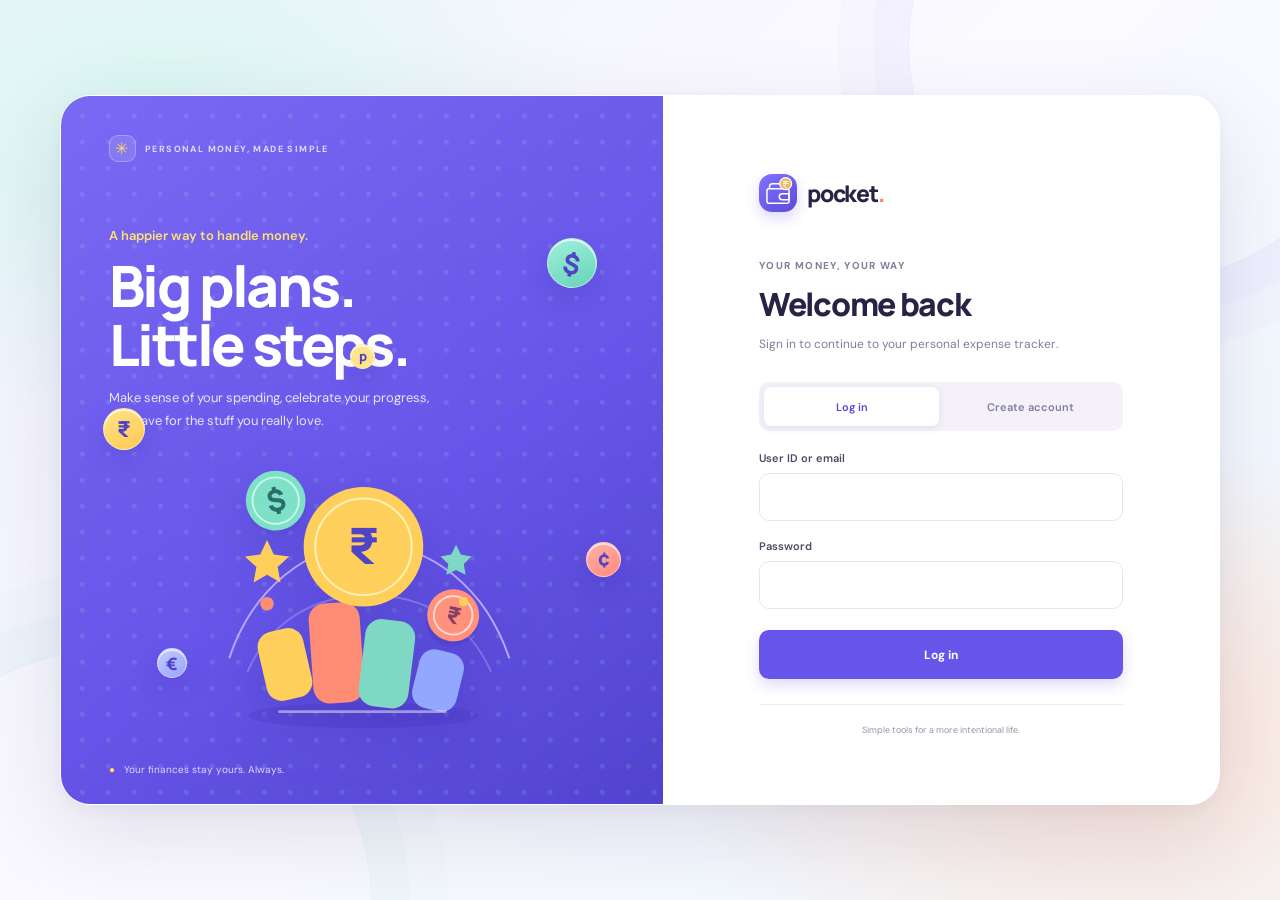
<file: index.html>
<!doctype html>
<html lang="en">
  <head>
    <meta charset="UTF-8" />
    <meta name="viewport" content="width=device-width, initial-scale=1.0" />
    <meta name="theme-color" content="#ffffff" />
    <title>Pocket — Expense & Budget Tracker</title>
    <link rel="preconnect" href="https://fonts.googleapis.com" />
    <link rel="preconnect" href="https://fonts.gstatic.com" crossorigin />
    <link href="https://fonts.googleapis.com/css2?family=DM+Sans:wght@400;500;600;700&family=Manrope:wght@400;500;600;700;800&display=swap" rel="stylesheet" />
    <link rel="stylesheet" href="styles.css?v=4" />
  </head>
  <body>
    <section class="auth-screen" id="auth-screen">
      <div class="auth-layout">
        <aside class="auth-story" aria-label="About Pocket">
          <span class="currency-float currency-float-dollar" aria-hidden="true">$</span>
          <span class="currency-float currency-float-rupee" aria-hidden="true">₹</span>
          <span class="currency-float currency-float-cent" aria-hidden="true">¢</span>
          <span class="currency-float currency-float-euro" aria-hidden="true">€</span>
          <span class="currency-float currency-float-paisa" aria-hidden="true">p</span>
          <div class="story-topline"><span class="story-spark">✳</span> PERSONAL MONEY, MADE SIMPLE</div>
          <div class="story-copy">
            <p class="story-kicker">A happier way to handle money.</p>
            <h2>Big plans.<br />Little steps.</h2>
            <p>Make sense of your spending, celebrate your progress, and save for the stuff you really love.</p>
          </div>
          <div class="story-illustration" aria-hidden="true">
            <svg class="story-art" viewBox="0 0 420 330" role="presentation">
              <ellipse cx="211" cy="294" rx="119" ry="13" fill="#382aa5" fill-opacity=".18" />
              <path d="M72 234c24-71 81-118 145-118s121 47 145 118" fill="none" stroke="#b5a8ff" stroke-linecap="round" stroke-width="2" />
              <path d="M91 248c21-48 66-79 126-79s105 31 126 79" fill="none" stroke="#ffffff" stroke-opacity=".22" stroke-linecap="round" stroke-width="2" />
              <rect x="98" y="211" width="48" height="73" rx="16" transform="rotate(-13 98 211)" fill="#ffcf5c" />
              <rect x="153" y="179" width="53" height="104" rx="17" transform="rotate(-4 153 179)" fill="#ff8c75" />
              <rect x="215" y="192" width="52" height="91" rx="17" transform="rotate(7 215 192)" fill="#7ed8c3" />
              <rect x="273" y="222" width="47" height="62" rx="16" transform="rotate(14 273 222)" fill="#93a7ff" />
              <circle cx="211" cy="119" r="62" fill="#ffcf5c" />
              <circle cx="211" cy="119" r="50" fill="none" stroke="#fff1b9" stroke-width="2" />
              <text x="211" y="137" fill="#5143c7" font-family="Manrope, sans-serif" font-size="52" font-weight="800" text-anchor="middle">₹</text>
              <g transform="rotate(-12 121 76)">
                <circle cx="121" cy="76" r="31" fill="#5947d0" fill-opacity=".35" />
                <circle cx="121" cy="71" r="31" fill="#7ee0c6" />
                <circle cx="121" cy="71" r="24" fill="none" stroke="#d7fff2" stroke-opacity=".8" stroke-width="2" />
                <text x="121" y="82" fill="#286e6c" font-family="Manrope, sans-serif" font-size="31" font-weight="800" text-anchor="middle">$</text>
              </g>
              <g transform="rotate(12 303 195)">
                <circle cx="303" cy="195" r="27" fill="#493ab8" fill-opacity=".35" />
                <circle cx="303" cy="190" r="27" fill="#ff917d" />
                <circle cx="303" cy="190" r="20" fill="none" stroke="#ffe2d8" stroke-opacity=".9" stroke-width="2" />
                <text x="303" y="199" fill="#853f65" font-family="Manrope, sans-serif" font-size="24" font-weight="800" text-anchor="middle">₹</text>
              </g>
              <path d="m111 112 7 15 16 2-12 11 3 16-14-8-14 8 3-16-12-11 16-2Z" fill="#ffcf5c" />
              <path d="m307 117 5 10 11 2-8 8 2 11-10-5-10 5 2-11-8-8 11-2Z" fill="#7ed8c3" />
              <circle cx="111" cy="178" r="7" fill="#ff8c75" />
              <circle cx="315" cy="176" r="5" fill="#ffcf5c" />
              <path d="M124 290h172" stroke="#ffffff" stroke-opacity=".45" stroke-linecap="round" stroke-width="3" />
            </svg>
          </div>
          <p class="story-footer"><span>●</span> Your finances stay yours. Always.</p>
        </aside>
        <div class="auth-card">
          <a class="brand auth-brand" href="#" aria-label="Pocket">
            <span class="brand-mark" aria-hidden="true">
              <svg viewBox="0 0 40 40" role="img">
                <path d="M10 14.5v-2A3.5 3.5 0 0 1 13.5 9h13" />
                <path d="M9 15h22a2 2 0 0 1 2 2v13a2 2 0 0 1-2 2H9a2 2 0 0 1-2-2V17a2 2 0 0 1 2-2Z" />
                <path d="M25 21h8v7h-8a3.5 3.5 0 0 1 0-7Z" />
                <circle cx="26" cy="24.5" r="1" class="brand-coin-dot" />
                <circle cx="29" cy="9" r="7" class="brand-coin" />
                <path d="M26 6.5h6M26 8.7h6M27.2 6.6c2.7 0 2.7 4.3 0 4.3h-1l3.7 3.2" class="brand-rupee" />
              </svg>
            </span><span>pocket<span class="brand-dot">.</span></span>
          </a>
          <p class="eyebrow">YOUR MONEY, YOUR WAY</p>
          <h1 id="auth-heading">Welcome back</h1>
          <p class="auth-subheading" id="auth-subheading">Sign in to continue to your personal expense tracker.</p>
          <div class="auth-tabs" role="tablist" aria-label="Account access">
            <button class="auth-tab active" type="button" data-auth-mode="login" role="tab" aria-selected="true">Log in</button>
            <button class="auth-tab" type="button" data-auth-mode="register" role="tab" aria-selected="false">Create account</button>
          </div>
          <p class="auth-message" id="auth-message" role="alert"></p>
          <form id="auth-login-form" class="auth-form">
            <div class="field"><label for="login-user-id">User ID or email</label><input id="login-user-id" name="user_id" autocomplete="username" required /></div>
            <div class="field"><label for="login-password">Password</label><input id="login-password" name="password" type="password" autocomplete="current-password" required /></div>
            <button class="button button-primary full-button" type="submit">Log in</button>
          </form>
          <form id="auth-register-form" class="auth-form hidden">
            <div class="field"><label for="register-user-id">User ID or email</label><input id="register-user-id" name="user_id" autocomplete="username" minlength="3" maxlength="40" required /><small class="form-help">3–40 characters: start with a letter or number; use letters, numbers, periods, underscores, hyphens, @, or +.</small></div>
            <div class="field"><label for="register-password">Password</label><input id="register-password" name="password" type="password" autocomplete="new-password" minlength="8" maxlength="128" required /><small class="form-help">Use at least 8 characters.</small></div>
            <p class="auth-data-note">Your account’s tracker data is private. On an existing installation, the first account also takes ownership of the data already saved there.</p>
            <button class="button button-primary full-button" type="submit">Create account</button>
          </form>
          <p class="auth-footnote">Simple tools for a more intentional life.</p>
        </div>
      </div>
    </section>
    <div class="app-shell hidden" id="app-shell">
      <aside class="sidebar">
        <a class="brand" href="#" data-page="dashboard" aria-label="Pocket home">
          <span class="brand-mark" aria-hidden="true">
            <svg viewBox="0 0 40 40" role="img">
              <path d="M10 14.5v-2A3.5 3.5 0 0 1 13.5 9h13" />
              <path d="M9 15h22a2 2 0 0 1 2 2v13a2 2 0 0 1-2 2H9a2 2 0 0 1-2-2V17a2 2 0 0 1 2-2Z" />
              <path d="M25 21h8v7h-8a3.5 3.5 0 0 1 0-7Z" />
              <circle cx="26" cy="24.5" r="1" class="brand-coin-dot" />
              <circle cx="29" cy="9" r="7" class="brand-coin" />
              <path d="M26 6.5h6M26 8.7h6M27.2 6.6c2.7 0 2.7 4.3 0 4.3h-1l3.7 3.2" class="brand-rupee" />
            </svg>
          </span><span>pocket<span class="brand-dot">.</span></span>
        </a>
        <div class="sidebar-label">MENU</div>
        <nav class="nav-list" aria-label="Main navigation">
          <button class="nav-item active" data-page="dashboard"><span class="nav-icon">◫</span>Dashboard</button>
          <button class="nav-item" data-page="expenses"><span class="nav-icon">↗</span>Expenses</button>
          <button class="nav-item" data-page="budgets"><span class="nav-icon">▤</span>Budgets</button>
          <button class="nav-item" data-page="categories"><span class="nav-icon">◈</span>Categories</button>
          <button class="nav-item" data-page="reports"><span class="nav-icon">▥</span>Reports</button>
        </nav>
        <div class="sidebar-bottom">
          <div class="tip-card">
            <span class="tip-spark">✳</span>
            <strong>Small steps add up.</strong>
            <p>Keep an eye on your spending and make your goals happen.</p>
          </div>
          <div class="profile">
            <div class="avatar">Y</div><div><strong>Your wallet</strong><span>Personal account</span></div>
            <span class="profile-menu">···</span>
          </div>
        </div>
      </aside>

      <main class="main-content">
        <header class="topbar">
          <div class="breadcrumb"><strong id="breadcrumb-page">Dashboard</strong></div>
          <div class="topbar-actions">
            <label class="month-picker"><span>◷</span><input id="month-picker" type="month" aria-label="Select month" /></label>
            <button class="icon-button" id="top-search-button" aria-label="Search expenses">⌕</button>
            <div class="account-menu">
              <button class="top-avatar" id="account-menu-button" type="button" aria-label="Open account information" aria-haspopup="true" aria-expanded="false" aria-controls="account-popover">Y</button>
              <section class="account-popover hidden" id="account-popover" aria-labelledby="account-user-id">
                <div class="account-popover-heading">
                  <span class="account-avatar-large" id="account-avatar-large">Y</span>
                  <div><span class="account-greeting">YOUR POCKET</span><h2 id="account-user-id">Your account</h2></div>
                </div>
                <div class="account-details">
                  <div><span>Account type</span><strong>Personal account</strong></div>
                  <div><span>Session</span><strong><i class="session-indicator"></i>Signed in</strong></div>
                  <div><span>Privacy</span><strong>Private tracker</strong></div>
                </div>
                <p class="account-note">Your expenses and budgets are private to your account.</p>
              </section>
            </div>
            <button class="button button-outline" id="logout-button" type="button">Log out</button>
          </div>
        </header>

        <section class="page-view" id="page-dashboard">
          <div class="page-heading">
            <div><p class="eyebrow" id="today-label">YOUR FINANCIAL SNAPSHOT</p><h1>Good morning <span class="wave">✳</span></h1><p class="subheading">Here’s what’s happening with your money.</p></div>
            <div class="heading-actions"><button class="button button-outline" data-action="set-savings">Monthly savings</button><button class="button button-outline" data-action="set-salary">Set salary</button><button class="button button-primary" data-action="add-expense"><span>＋</span> Add expense</button></div>
          </div>
          <div class="stat-grid">
            <article class="stat-card accent-card"><div class="stat-top"><span>Total spent</span><span class="stat-icon">↗</span></div><div class="stat-value" id="stat-spent">—</div><div class="stat-foot"><span class="dot dot-coral"></span> This month</div><div class="stat-watermark">↗</div></article>
            <article class="stat-card"><div class="stat-top"><span>Monthly salary</span><span class="stat-icon icon-lilac">₹</span></div><div class="stat-value" id="stat-salary">—</div><div class="stat-foot"><span class="dot dot-lilac"></span><button class="stat-link" id="salary-foot" data-action="set-salary">Set salary for this month</button></div></article>
            <article class="stat-card"><div class="stat-top"><span>Monthly savings</span><span class="stat-icon icon-mint">↗</span></div><div class="stat-value" id="stat-savings">—</div><div class="stat-foot"><span class="dot dot-mint"></span><button class="stat-link" id="savings-foot" data-action="set-savings">Set monthly savings</button></div></article>
            <article class="stat-card"><div class="stat-top"><span>Salary remaining</span><span class="stat-icon icon-mint">⌁</span></div><div class="stat-value" id="stat-remaining">—</div><div class="stat-foot"><span class="dot dot-mint"></span><span id="remaining-foot">Salary minus spending and savings</span></div></article>
            <article class="stat-card"><div class="stat-top"><span>Transactions</span><span class="stat-icon icon-yellow">≡</span></div><div class="stat-value" id="stat-count">—</div><div class="stat-foot"><span class="dot dot-yellow"></span> This month</div></article>
          </div>
          <div class="dashboard-grid">
            <article class="panel spending-panel">
              <div class="panel-heading"><div><h2>Spending overview</h2><p>Where each rupee went this month</p></div><button class="text-button" data-page="reports">View report <span>→</span></button></div>
              <div class="chart-area"><div class="donut-wrap"><div class="donut" id="dashboard-donut"><div class="donut-center"><strong id="donut-total">—</strong><span>spent</span></div></div></div><div class="legend" id="dashboard-legend"><div class="empty-note">Add expenses to see your spending breakdown.</div></div></div>
            </article>
            <article class="panel budget-panel">
              <div class="panel-heading"><div><h2>Budget overview</h2><p>Your monthly limit</p></div><button class="more-button" data-page="budgets">···</button></div>
              <div class="budget-circle" id="budget-circle" role="img" aria-label="No budget set"><div><strong id="budget-percent">—</strong><span id="budget-percent-label">no budget</span></div></div>
              <div class="budget-summary"><span><i class="dot dot-coral"></i>Budgeted categories spent</span><strong id="budget-spent">—</strong></div>
              <div class="budget-summary"><span><i class="dot dot-light"></i>Budget</span><strong id="budget-total">—</strong></div>
              <p class="budget-status" id="budget-status">Set a category budget to track progress.</p>
              <button class="button button-soft full-button" data-page="budgets">Manage budgets <span>→</span></button>
            </article>
          </div>
          <article class="panel trend-panel">
            <div class="panel-heading"><div><h2>Income, spending & savings</h2><p>Your monthly salary, expenses, and savings</p></div><div class="trend-legend"><span><i class="trend-key trend-key-income"></i>Salary</span><span><i class="trend-key trend-key-spent"></i>Spent</span><span><i class="trend-key trend-key-savings"></i>Saved</span></div></div>
            <div class="trend-chart" id="trend-chart" aria-label="Monthly salary, spending, and savings for the last six months"></div>
          </article>
          <article class="panel recent-panel">
            <div class="panel-heading"><div><h2>Recent expenses</h2><p>Your latest transactions</p></div><button class="text-button" data-page="expenses">See all <span>→</span></button></div>
            <div class="table-wrap"><table><thead><tr><th>NAME</th><th>CATEGORY</th><th>DATE</th><th>AMOUNT</th><th></th></tr></thead><tbody id="recent-body"></tbody></table></div>
          </article>
        </section>

        <section class="page-view hidden" id="page-expenses">
          <div class="page-heading"><div><p class="eyebrow">KEEP TRACK OF THE LITTLE THINGS</p><h1>Expenses</h1><p class="subheading">All your spending, in one place.</p></div><button class="button button-primary" data-action="add-expense"><span>＋</span> Add expense</button></div>
          <article class="panel list-panel">
            <div class="toolbar"><div class="search-box"><span>⌕</span><input id="expense-search" placeholder="Search expenses..." /><kbd>⌘ K</kbd></div><select id="category-filter" aria-label="Filter by category"><option value="">All categories</option></select><div class="date-filter"><input id="date-from" type="date" aria-label="From date" /><span>to</span><input id="date-to" type="date" aria-label="To date" /></div></div>
            <div class="table-wrap"><table><thead><tr><th>NAME</th><th>CATEGORY</th><th>DATE</th><th>AMOUNT</th><th></th></tr></thead><tbody id="expenses-body"></tbody></table></div>
            <div class="table-footer"><span id="expense-count-label">0 expenses</span><button class="button button-small button-outline" data-action="clear-filters">Clear filters</button></div>
          </article>
        </section>

        <section class="page-view hidden" id="page-budgets">
          <div class="page-heading"><div><p class="eyebrow">SPEND WITH A PLAN</p><h1>Budgets</h1><p class="subheading">Set a monthly limit for each category.</p></div><button class="button button-primary" data-action="add-budget"><span>＋</span> Add budget</button></div>
          <div class="budget-summary-cards" id="budget-summary-cards"></div>
          <article class="panel list-panel"><div class="panel-heading standalone-heading"><div><h2>All budgets</h2><p id="budget-month-label">Your monthly category limits</p></div></div><div class="table-wrap"><table><thead><tr><th>CATEGORY</th><th>MONTH</th><th>SPENT</th><th>BUDGET</th><th>PROGRESS</th><th></th></tr></thead><tbody id="budgets-body"></tbody></table></div></article>
        </section>

        <section class="page-view hidden" id="page-categories">
          <div class="page-heading"><div><p class="eyebrow">GIVE EVERY RUPEE A HOME</p><h1>Categories</h1><p class="subheading">Organize your spending your way.</p></div><button class="button button-primary" data-action="add-category"><span>＋</span> Add category</button></div>
          <div class="category-grid" id="category-grid"></div>
        </section>

        <section class="page-view hidden" id="page-reports">
          <div class="page-heading"><div><p class="eyebrow">THE BIGGER PICTURE</p><h1>Reports</h1><p class="subheading">A closer look at your monthly spending.</p></div><div class="heading-actions"><button class="button button-outline" data-action="set-savings">Monthly savings</button><button class="button button-outline" data-action="set-salary">Set salary</button><button class="button button-outline" id="download-report">↓ Export CSV</button></div></div>
          <div class="report-stats" id="report-stats"></div>
          <div class="report-grid"><article class="panel report-chart-panel"><div class="panel-heading"><div><h2>Daily spending</h2><p>Spending by day this month</p></div></div><div class="bar-chart" id="daily-chart"></div></article><article class="panel report-category-panel"><div class="panel-heading"><div><h2>By category</h2><p>Spending compared to budget</p></div></div><div id="report-categories"></div></article></div>
        </section>
      </main>
    </div>

    <div class="modal-backdrop hidden" id="modal-backdrop">
      <section class="modal" role="dialog" aria-modal="true" aria-labelledby="modal-title">
        <div class="modal-header"><div><p class="eyebrow" id="modal-eyebrow">YOUR MONEY, YOUR WAY</p><h2 id="modal-title"></h2></div><button class="modal-close" id="modal-close" aria-label="Close">×</button></div>
        <div id="modal-content"></div>
      </section>
    </div>
    <div class="toast" id="toast" role="status" aria-live="polite" aria-atomic="true">
      <span class="toast-icon" id="toast-icon" aria-hidden="true"></span>
      <span class="toast-copy"><strong id="toast-title"></strong><span id="toast-message"></span></span>
      <button class="toast-dismiss" id="toast-dismiss" type="button" aria-label="Dismiss notification">×</button>
      <span class="toast-progress" aria-hidden="true"></span>
    </div>
    <script src="app.js?v=4"></script>
  </body>
</html>
</file>
<file: styles.css>
:root {
  font-family: "DM Sans", sans-serif;
  color: #242633;
  background: #f7f8fc;
  font-synthesis: none;
  text-rendering: optimizeLegibility;
  --ink: #242633;
  --muted: #9295a4;
  --line: #eeeff4;
  --purple: #7063e8;
  --purple-dark: #5f52d6;
  --coral: #f18b75;
  --surface: #fff;
}

* { box-sizing: border-box; }
body { margin: 0; min-width: 320px; min-height: 100vh; }
button, input, select { font: inherit; }
button { cursor: pointer; }
button:focus-visible, input:focus-visible, select:focus-visible { outline: 3px solid #aaa2ff; outline-offset: 2px; }
.hidden { display: none !important; }
.app-shell { min-height: 100vh; }
.auth-screen { display: grid; min-height: 100vh; place-items: center; padding: 24px; background: radial-gradient(ellipse at top left, #eeecff 0, transparent 42%), #f7f8fc; }
.auth-card { width: min(100%, 420px); padding: 32px; border: 1px solid #efeff4; border-radius: 16px; background: white; box-shadow: 0 18px 55px #302a6810; }
.auth-brand { margin: 0 0 35px; }
.auth-card h1 { margin-bottom: 8px; }
.auth-subheading { margin: 0; color: #9295a4; font-size: 12px; line-height: 1.6; }
.auth-tabs { display: grid; grid-template-columns: 1fr 1fr; gap: 5px; margin: 24px 0 20px; padding: 4px; border-radius: 9px; background: #f5f5f9; }
.auth-tab { min-height: 36px; border: 0; border-radius: 7px; background: transparent; color: #858694; font-size: 11px; font-weight: 600; }
.auth-tab.active { background: white; color: var(--purple); box-shadow: 0 1px 4px #26243b12; }
.auth-message { min-height: 0; margin: 0; color: #a63d3d; font-size: 11px; line-height: 1.5; }
.auth-message:not(:empty) { margin: -5px 0 14px; }
.auth-form { display: grid; gap: 16px; }
.auth-form .field { gap: 8px; }
.auth-form .field label { font-size: 11px; }
.auth-form .field input { min-height: 43px; font-size: 12px; }
.auth-data-note { margin: 0; color: #9295a4; font-size: 10px; line-height: 1.6; }
.auth-form .full-button { width: 100%; margin-top: 4px; }
.sidebar { position: fixed; inset: 0 auto 0 0; z-index: 4; display: flex; width: 248px; flex-direction: column; padding: 28px 18px 16px; background: #fff; border-right: 1px solid #f0f0f4; }
.brand { display: flex; align-items: center; gap: 10px; margin: 0 0 51px 8px; color: #292a37; font: 800 23px Manrope, sans-serif; letter-spacing: -1.1px; text-decoration: none; }
.brand-mark { display: grid; width: 38px; height: 38px; flex: 0 0 auto; place-items: center; border-radius: 12px; background: linear-gradient(145deg, #8074f0, #6255d7); box-shadow: 0 4px 10px #7063e82e; }
.brand-mark svg { width: 34px; height: 34px; overflow: visible; fill: none; stroke: #fff; stroke-linecap: round; stroke-linejoin: round; stroke-width: 1.8; }
.brand-mark .brand-coin { fill: #f0b95b; stroke: #fff; stroke-width: 1.4; }
.brand-mark .brand-rupee { stroke: #fff; stroke-width: 1.15; }
.brand-mark .brand-coin-dot { fill: #7063e8; stroke: none; }
.brand-dot { color: var(--purple); }
.sidebar-label, .eyebrow { color: #a3a4b1; font-size: 10px; font-weight: 700; letter-spacing: 1.35px; }
.sidebar-label { margin: 0 0 12px 11px; }
.nav-list { display: grid; gap: 5px; }
.nav-item { display: flex; height: 45px; align-items: center; gap: 13px; padding: 0 13px; border: 0; border-radius: 9px; background: transparent; color: #818493; font-size: 13px; font-weight: 600; text-align: left; transition: background .18s, color .18s; }
.nav-item:hover { background: #f8f7ff; color: var(--purple); }
.nav-item.active { color: var(--purple); background: #f0efff; }
.nav-icon { width: 18px; font-size: 18px; text-align: center; }
.sidebar-bottom { margin-top: auto; }
.tip-card { position: relative; overflow: hidden; margin: 0 2px 20px; padding: 17px 15px 14px; border-radius: 12px; background: #f5f3ff; }
.tip-card::after { position: absolute; right: -19px; bottom: -37px; width: 100px; height: 100px; border: 1px solid #e5e0ff; border-radius: 50%; content: ""; }
.tip-spark { display: block; margin-bottom: 12px; color: var(--purple); font-size: 20px; }
.tip-card strong { font: 700 12px Manrope, sans-serif; }
.tip-card p { margin: 6px 0 0; color: #9291a1; font-size: 10px; line-height: 1.7; }
.profile { display: flex; align-items: center; gap: 10px; padding: 14px 3px 2px; border-top: 1px solid var(--line); }
.avatar, .top-avatar { display: grid; flex: 0 0 auto; place-items: center; border-radius: 50%; background: #eeeaff; color: var(--purple); font-weight: 700; }
.avatar { width: 34px; height: 34px; font-size: 13px; }
.profile strong, .profile span { display: block; }
.profile strong { font-size: 11px; }
.profile div:nth-child(2) span { margin-top: 3px; color: #a3a4b1; font-size: 10px; }
.profile-menu { margin-left: auto; color: #444a8f; font-size: 20px; }
.main-content { min-height: 100vh; margin-left: 248px; padding: 0 48px 60px; }
.topbar { display: flex; height: 78px; align-items: center; justify-content: space-between; border-bottom: 1px solid #eeeeF3; }
.breadcrumb { color: #999ba8; font-size: 11px; }
.breadcrumb span { margin: 0 8px; color: #c3c4ce; }
.breadcrumb strong { color: #454653; font-weight: 600; }
.topbar-actions { display: flex; align-items: center; gap: 16px; }
.month-picker { display: flex; height: 36px; align-items: center; gap: 8px; padding: 0 10px; border: 1px solid #ebebf1; border-radius: 8px; color: #878998; font-size: 15px; }
.month-picker input { width: 113px; border: 0; background: transparent; color: #535563; font-size: 11px; }
.icon-button { width: 34px; height: 34px; border: 0; border-radius: 8px; background: transparent; color: #757789; font-size: 23px; }
.icon-button:hover { background: #f0efff; color: var(--purple); }
.top-avatar { width: 33px; height: 33px; font-size: 12px; }
.page-view { max-width: 1240px; margin: 0 auto; animation: appear .2s ease-out; }
.page-view.hidden, .modal-backdrop.hidden { display: none; }
@keyframes appear { from { opacity: .5; transform: translateY(4px); } to { opacity: 1; transform: translateY(0); } }
.page-heading { display: flex; align-items: center; justify-content: space-between; gap: 20px; margin: 34px 0 25px; }
.eyebrow { margin: 0 0 8px; }
h1, h2, p { margin-top: 0; }
h1 { margin-bottom: 6px; font: 800 27px Manrope, sans-serif; letter-spacing: -.8px; }
.wave { display: inline-block; color: #f2b958; font-size: 22px; transform: rotate(-15deg); }
.subheading { margin-bottom: 0; color: #999ba8; font-size: 12px; }
.button { display: inline-flex; min-height: 39px; align-items: center; justify-content: center; gap: 8px; padding: 0 15px; border: 1px solid transparent; border-radius: 8px; font-size: 11px; font-weight: 700; transition: .15s ease; }
.button-primary { color: white; background: var(--purple); box-shadow: 0 4px 9px #7063e82b; }
.button-primary:hover { background: var(--purple-dark); transform: translateY(-1px); }
.button-primary span { font-size: 17px; font-weight: 400; }
.button-outline { border-color: #e9e9f0; background: white; color: #636574; }
.button-outline:hover { border-color: #cbc6ff; color: var(--purple); }
.button-soft { color: var(--purple); background: #f1f0ff; }
.button-soft:hover { background: #e9e7ff; }
.button-small { min-height: 31px; padding: 0 10px; font-size: 10px; }
.heading-actions { display: flex; align-items: center; gap: 8px; }
.stat-grid { display: grid; grid-template-columns: repeat(5, minmax(0, 1fr)); gap: 15px; }
.stat-card { position: relative; overflow: hidden; min-height: 138px; padding: 17px 18px; border: 1px solid #efeff4; border-radius: 11px; background: white; }
.accent-card { border-color: #7063e8; background: var(--purple); color: #fff; }
.stat-top { display: flex; align-items: center; justify-content: space-between; color: #8d8f9e; font-size: 11px; font-weight: 500; }
.accent-card .stat-top { color: #e0ddff; }
.stat-icon { display: grid; width: 26px; height: 26px; place-items: center; border-radius: 8px; background: #fff0ec; color: #ed886f; font-size: 14px; }
.icon-lilac { background: #f0eeff; color: #8174eb; }
.icon-mint { background: #eaf8f1; color: #66b995; }
.icon-yellow { background: #fff6df; color: #d9ac46; }
.stat-value { margin: 13px 0 10px; font: 800 23px Manrope, sans-serif; letter-spacing: -.7px; }
.stat-foot { display: flex; align-items: center; gap: 6px; color: #a0a1ac; font-size: 9px; }
.stat-link { padding: 0; border: 0; background: transparent; color: inherit; font-size: inherit; text-align: left; }
.stat-link:hover { color: var(--purple); text-decoration: underline; }
.accent-card .stat-foot { color: #e0ddff; }
.dot { display: inline-block; width: 7px; height: 7px; flex: 0 0 auto; border-radius: 50%; }
.dot-coral { background: var(--coral); }
.dot-lilac { background: #9388f1; }
.dot-mint { background: #76c6a2; }
.dot-yellow { background: #e5bd58; }
.dot-light { background: #d8d9e3; }
.stat-watermark { position: absolute; right: 13px; bottom: -11px; color: #ffffff16; font-size: 83px; transform: rotate(-28deg); }
.dashboard-grid { display: grid; grid-template-columns: minmax(0, 1.7fr) minmax(255px, .9fr); gap: 16px; margin-top: 17px; }
.panel { border: 1px solid #efeff4; border-radius: 11px; background: var(--surface); }
.spending-panel, .budget-panel { min-height: 270px; padding: 20px; }
.panel-heading { display: flex; align-items: flex-start; justify-content: space-between; gap: 12px; }
.panel-heading h2 { margin: 0 0 5px; font: 700 13px Manrope, sans-serif; letter-spacing: -.15px; }
.panel-heading p { margin: 0; color: #a0a1ad; font-size: 10px; }
.text-button, .more-button { border: 0; background: transparent; color: var(--purple); font-size: 10px; font-weight: 600; }
.text-button span { margin-left: 5px; font-size: 15px; vertical-align: -1px; }
.more-button { color: #9092a0; font-size: 19px; letter-spacing: 1px; }
.chart-area { display: flex; min-height: 190px; align-items: center; justify-content: center; gap: 42px; }
.donut-wrap { display: grid; width: 155px; height: 155px; flex: 0 0 auto; place-items: center; }
.donut { display: grid; width: 150px; height: 150px; place-items: center; border-radius: 50%; background: conic-gradient(#eeeff4 0 100%); }
.donut-center { display: flex; width: 104px; height: 104px; flex-direction: column; align-items: center; justify-content: center; border-radius: 50%; background: #fff; }
.donut-center strong { max-width: 90px; overflow: hidden; font: 800 19px Manrope, sans-serif; letter-spacing: -.7px; text-overflow: ellipsis; }
.donut-center span, .budget-circle span { margin-top: 3px; color: #a0a1ad; font-size: 9px; }
.legend { display: grid; min-width: 145px; gap: 11px; }
.legend-item { display: flex; align-items: center; gap: 7px; color: #777988; font-size: 10px; }
.legend-item strong { margin-left: auto; color: #454653; font-size: 10px; }
.legend-item strong small { color: #a0a1ad; font-size: 8px; font-weight: 500; }
.empty-note { max-width: 190px; color: #a0a1ad; font-size: 10px; line-height: 1.6; }
.budget-panel { display: flex; flex-direction: column; }
.budget-circle { display: grid; width: 114px; height: 114px; flex: 0 0 auto; place-items: center; align-self: center; margin: 12px auto 11px; border-radius: 50%; background: conic-gradient(var(--purple) 0deg, #eeeff4 0deg); }
.budget-circle > div { display: flex; width: 90px; height: 90px; flex-direction: column; align-items: center; justify-content: center; border-radius: 50%; background: white; }
.budget-circle strong { font: 800 21px Manrope, sans-serif; }
.budget-summary { display: flex; align-items: center; justify-content: space-between; margin: 5px 4px; color: #9294a2; font-size: 10px; }
.budget-summary > span { display: flex; align-items: center; gap: 6px; }
.budget-summary strong { color: #444653; font-size: 10px; }
.budget-status { margin: 5px 4px 9px; color: #9294a2; font-size: 9px; line-height: 1.45; text-align: center; }
.budget-status.over-budget { color: #d97868; }
.full-button { width: 100%; min-height: 33px; margin-top: auto; font-size: 10px; }
.full-button span { margin-left: 4px; font-size: 14px; }
.recent-panel { margin-top: 16px; padding: 19px 20px 0; }
.trend-panel { margin-top: 16px; padding: 19px 20px 14px; }
.trend-legend { display: flex; align-items: center; gap: 14px; color: #898b99; font-size: 9px; }
.trend-legend span { display: flex; align-items: center; gap: 6px; }
.trend-key { width: 8px; height: 8px; border-radius: 3px; }
.trend-key-income, .trend-bar-income { background: #a39af5; }
.trend-key-spent, .trend-bar-spent { background: #f09a82; }
.trend-key-savings, .trend-bar-savings { background: #76c6a2; }
.trend-chart { display: flex; height: 160px; align-items: stretch; justify-content: space-around; gap: 12px; margin-top: 18px; padding: 0 12px; border-bottom: 1px solid #f0f0f4; }
.trend-group { display: flex; min-width: 30px; flex: 1; flex-direction: column; align-items: center; justify-content: flex-end; }
.trend-bars { display: flex; width: min(100%, 48px); height: 132px; align-items: flex-end; justify-content: center; gap: 3px; }
.trend-bar { width: min(34%, 15px); min-height: 0; border-radius: 4px 4px 0 0; transition: height .25s ease; }
.trend-month { height: 25px; padding-top: 7px; color: #9294a2; font-size: 9px; white-space: nowrap; }
.table-wrap { overflow-x: auto; width: 100%; }
table { width: 100%; border-collapse: collapse; text-align: left; }
thead th { padding: 16px 10px 11px; border-bottom: 1px solid #f0f0f4; color: #a3a4b1; font-size: 8px; font-weight: 700; letter-spacing: .9px; white-space: nowrap; }
thead th:first-child, tbody td:first-child { padding-left: 2px; }
tbody td { height: 52px; padding: 8px 10px; border-bottom: 1px solid #f4f4f7; color: #777988; font-size: 10px; white-space: nowrap; }
tbody tr:last-child td { border-bottom: 0; }
.expense-name { display: flex; align-items: center; gap: 9px; color: #424451; font-weight: 600; }
.expense-symbol { display: grid; width: 31px; height: 31px; place-items: center; border-radius: 9px; font-size: 13px; }
.amount-cell { color: #414350; font-weight: 700; }
.category-pill { display: inline-flex; align-items: center; gap: 6px; padding: 5px 8px; border-radius: 20px; background: #f6f6f9; color: #717382; font-size: 9px; }
.row-actions { display: flex; justify-content: flex-end; gap: 3px; }
.row-action { width: 27px; height: 27px; border: 0; border-radius: 6px; background: transparent; color: #a0a1ad; font-size: 14px; }
.row-action:hover { background: #f0efff; color: var(--purple); }
.toolbar { display: flex; flex-wrap: wrap; align-items: center; gap: 9px; padding: 18px 0 12px; }
.search-box { display: flex; height: 35px; min-width: 200px; flex: 1; align-items: center; gap: 8px; padding: 0 10px; border: 1px solid #ececf2; border-radius: 7px; color: #9a9ba7; }
.search-box input { width: 100%; min-width: 60px; border: 0; outline: 0; color: #454653; font-size: 10px; }
.search-box input::placeholder { color: #aaabb5; }
kbd { padding: 2px 5px; border: 1px solid #eeeff4; border-radius: 4px; color: #a1a2ae; font-size: 8px; white-space: nowrap; }
.toolbar select, .date-filter { height: 35px; border: 1px solid #ececf2; border-radius: 7px; background: #fff; color: #777988; font-size: 10px; }
.toolbar select { min-width: 123px; padding: 0 10px; }
.date-filter { display: flex; align-items: center; gap: 6px; padding: 0 8px; }
.date-filter input { width: 106px; border: 0; color: #777988; font-size: 9px; }
.date-filter span { color: #b0b1bb; font-size: 9px; }
.list-panel { padding: 0 20px; }
.table-footer { display: flex; min-height: 48px; align-items: center; justify-content: space-between; border-top: 1px solid #f1f1f5; color: #a0a1ad; font-size: 9px; }
.empty-row { height: 100px; color: #a0a1ad; text-align: center; }
.standalone-heading { padding: 19px 0 2px; }
.budget-summary-cards, .report-stats { display: grid; grid-template-columns: repeat(3, minmax(0, 1fr)); gap: 14px; margin-bottom: 16px; }
.report-stats { grid-template-columns: repeat(4, minmax(0, 1fr)); }
.mini-stat { padding: 17px 18px; border: 1px solid #efeff4; border-radius: 10px; background: white; }
.mini-stat span { display: block; margin-bottom: 9px; color: #9a9ba8; font-size: 10px; }
.mini-stat strong { font: 800 20px Manrope, sans-serif; }
.mini-stat small { display: block; margin-top: 5px; color: #aaaab5; font-size: 9px; }
.progress-track { overflow: hidden; width: 100%; height: 6px; border-radius: 5px; background: #f0f0f4; }
.progress-fill { height: 100%; border-radius: inherit; background: var(--purple); }
.progress-fill.over { background: #ed806f; }
.category-grid { display: grid; grid-template-columns: repeat(3, minmax(0, 1fr)); gap: 14px; }
.category-card { display: flex; min-height: 96px; align-items: center; gap: 13px; padding: 17px; border: 1px solid #efeff4; border-radius: 11px; background: white; }
.category-open { display: flex; min-width: 0; flex: 1; align-items: center; gap: 13px; padding: 0; border: 0; background: transparent; color: inherit; text-align: left; }
.category-open:hover .category-history-hint, .category-open:focus-visible .category-history-hint { text-decoration: underline; }
.category-swatch { display: grid; width: 42px; height: 42px; flex: 0 0 auto; place-items: center; border-radius: 12px; font-size: 18px; }
.category-card strong { display: block; color: #454653; font-size: 11px; }
.category-info { min-width: 0; }
.category-info > span { display: block; margin-top: 5px; color: #a0a1ad; font-size: 9px; }
.category-info > .category-history-hint { margin-top: 8px; color: var(--purple); font-size: 9px; font-weight: 600; }
.category-card .row-action { margin-left: auto; }
.budget-history-summary { display: grid; grid-template-columns: 1fr 1fr; gap: 10px; margin-bottom: 15px; }
.budget-history-summary > div { padding: 13px; border: 1px solid #efeff4; border-radius: 8px; background: #fbfbfd; }
.budget-history-summary span, .budget-history-summary strong { display: block; }
.budget-history-summary span { margin-bottom: 7px; color: #9698a5; font-size: 9px; }
.budget-history-summary strong { color: #444653; font: 700 14px Manrope, sans-serif; }
.budget-history-table { max-height: 300px; }
.budget-history-table thead { position: sticky; top: 0; background: white; }
.budget-history-table thead th { padding: 11px 7px; }
.budget-history-table tbody td { padding: 8px 7px; font-size: 9px; }
.history-section-title { margin: 17px 0 4px; color: #555765; font: 700 11px Manrope, sans-serif; }
.history-description { display: block; max-width: 190px; margin-top: 4px; overflow: hidden; color: #9b9daa; font-size: 8px; text-overflow: ellipsis; }
.history-percent { display: inline-flex; padding: 4px 6px; border-radius: 20px; background: #f0efff; color: var(--purple); font-size: 9px; font-weight: 600; }
.history-percent.over { background: #fff0ec; color: #dd7564; }
.amount-over { color: #dd7564 !important; }
.history-empty { padding: 28px 12px; border: 1px dashed #e7e7ef; border-radius: 8px; color: #9496a3; font-size: 11px; text-align: center; }
.report-grid { display: grid; grid-template-columns: minmax(0, 1.15fr) minmax(300px, .85fr); gap: 15px; }
.report-chart-panel, .report-category-panel { min-height: 275px; padding: 20px; }
.bar-chart { display: flex; height: 195px; align-items: flex-end; gap: 5px; padding: 18px 0 22px; }
.bar-column { display: flex; height: 100%; min-width: 8px; flex: 1; flex-direction: column; align-items: center; justify-content: flex-end; gap: 6px; }
.bar { width: min(100%, 16px); min-height: 2px; border-radius: 4px 4px 1px 1px; background: #a49af5; }
.bar-label { color: #a0a1ad; font-size: 8px; }
.report-category-row { padding: 13px 0; border-bottom: 1px solid #f1f1f5; }
.report-category-row:last-child { border-bottom: 0; }
.report-row-top { display: flex; align-items: center; justify-content: space-between; margin-bottom: 9px; color: #6f7180; font-size: 10px; }
.report-row-top strong { color: #454653; }
.modal-backdrop { position: fixed; inset: 0; z-index: 10; display: grid; place-items: center; overflow-y: auto; padding: 20px; background: #27263866; backdrop-filter: blur(3px); }
.modal { width: min(100%, 475px); max-height: calc(100vh - 40px); overflow-y: auto; padding: 24px; border-radius: 15px; background: white; box-shadow: 0 18px 70px #28244230; animation: appear .18s ease-out; }
.modal-header { display: flex; align-items: flex-start; justify-content: space-between; margin-bottom: 21px; }
.modal-header h2 { margin: 0; font: 800 20px Manrope, sans-serif; letter-spacing: -.5px; }
.modal-close { width: 30px; height: 30px; border: 0; border-radius: 8px; background: #f5f5f8; color: #737584; font-size: 20px; }
.form-grid { display: grid; grid-template-columns: 1fr 1fr; gap: 15px 12px; }
.field { display: grid; gap: 7px; }
.field.full { grid-column: 1 / -1; }
.field label { color: #646674; font-size: 10px; font-weight: 600; }
.field input, .field select, .field textarea { width: 100%; min-height: 39px; padding: 9px 10px; border: 1px solid #e9e9f0; border-radius: 7px; background: #fff; color: #454653; font-size: 11px; }
.field textarea { min-height: 78px; resize: vertical; }
.reset-warning { gap: 10px; padding: 12px; border: 1px solid #f1d1cc; border-radius: 8px; background: #fff8f6; }
.reset-warning > p { margin: 0; color: #9a554d; font-size: 10px; line-height: 1.55; }
.reset-confirmation { display: flex; align-items: flex-start; gap: 8px; color: #6f4742; font-size: 10px; font-weight: 600; line-height: 1.5; }
.reset-confirmation input { width: 14px; height: 14px; flex: 0 0 auto; margin: 1px 0 0; accent-color: #d97868; }
.modal-actions { display: flex; justify-content: flex-end; gap: 8px; margin-top: 20px; }
.detail-amount { margin: 3px 0 17px; color: var(--purple); font: 800 30px Manrope, sans-serif; }
.detail-grid { display: grid; grid-template-columns: 1fr 1fr; gap: 16px; padding: 16px 0; border-top: 1px solid #f0f0f4; border-bottom: 1px solid #f0f0f4; }
.detail-item span { display: block; margin-bottom: 6px; color: #a0a1ad; font-size: 9px; }
.detail-item strong { color: #4a4b58; font-size: 11px; font-weight: 600; }
.detail-description { margin: 15px 0 0; color: #858694; font-size: 11px; line-height: 1.6; }
@media (max-width: 1100px) {
  .main-content { padding-right: 28px; padding-left: 28px; }
  .sidebar { width: 220px; }
  .main-content { margin-left: 220px; }
  .stat-grid { grid-template-columns: repeat(2, minmax(0, 1fr)); }
}
@media (max-width: 760px) {
  .sidebar { position: static; width: 100%; height: auto; padding: 12px 14px; border-right: 0; border-bottom: 1px solid var(--line); }
  .brand { margin: 0 0 12px 2px; font-size: 20px; }
  .brand-mark { width: 34px; height: 34px; border-radius: 11px; }
  .brand-mark svg { width: 31px; height: 31px; }
  .sidebar-label, .sidebar-bottom { display: none; }
  .nav-list { display: flex; overflow-x: auto; gap: 4px; }
  .nav-item { height: 37px; flex: 0 0 auto; gap: 7px; padding: 0 10px; font-size: 10px; }
  .nav-icon { font-size: 14px; }
  .main-content { margin-left: 0; padding: 0 16px 35px; }
  .topbar { height: 58px; }
  .topbar-actions { gap: 8px; }
  .month-picker { height: 32px; }
  .month-picker input { width: 100px; }
  .page-heading { align-items: flex-start; margin: 26px 0 19px; }
  .heading-actions { flex-wrap: wrap; justify-content: flex-end; }
  h1 { font-size: 23px; }
  .subheading { max-width: 280px; line-height: 1.5; }
  .button { min-height: 36px; padding: 0 11px; font-size: 10px; }
  .dashboard-grid, .report-grid { grid-template-columns: 1fr; }
  .spending-panel { min-height: 250px; }
  .budget-panel { min-height: 255px; }
  .category-grid { grid-template-columns: repeat(2, minmax(0, 1fr)); }
  .budget-summary-cards, .report-stats { grid-template-columns: repeat(2, minmax(0, 1fr)); gap: 8px; }
  .mini-stat { padding: 13px; }
  .mini-stat strong { font-size: 16px; }
}
@media (max-width: 480px) {
  .auth-card { padding: 25px 21px; }
  .stat-grid { gap: 9px; }
  .stat-card { min-height: 120px; padding: 13px; }
  .stat-value { font-size: 19px; }
  .chart-area { gap: 12px; }
  .donut-wrap { width: 125px; height: 125px; }
  .donut { width: 122px; height: 122px; }
  .donut-center { width: 85px; height: 85px; }
  .donut-center strong { font-size: 15px; }
  .legend { min-width: 120px; gap: 9px; }
  .legend-item { font-size: 9px; }
  .legend-item strong { font-size: 9px; }
  .category-grid { grid-template-columns: 1fr; }
  .budget-summary-cards, .report-stats { grid-template-columns: 1fr; }
  .date-filter { flex: 1; justify-content: space-around; }
  .date-filter input { width: 88px; }
  .list-panel { padding-right: 12px; padding-left: 12px; }
  .modal { padding: 20px 17px; }
  .form-grid { grid-template-columns: 1fr; }
  .field.full { grid-column: auto; }
  .budget-history-summary { grid-template-columns: 1fr; }
  .budget-history-table table { min-width: 400px; }
}

:root {
  color-scheme: light;
  --ink: #272344;
  --muted: #827d99;
  --line: #ece8f3;
  --purple: #6655e8;
  --purple-dark: #5141cc;
  --coral: #ff806f;
  --surface: #ffffff;
  color: var(--ink);
  background: #fff;
}
body, .app-shell, .main-content { color: var(--ink); background: #fff; }
button:focus-visible, input:focus-visible, select:focus-visible { outline-color: #968aff; }

.auth-screen {
  padding: 26px;
  background: #fcf8f1;
}
.auth-layout {
  width: min(100%, 1160px);
  min-height: 700px;
  grid-template-columns: 1.04fr .96fr;
  border: 0;
  border-radius: 30px;
  background: #fff;
  box-shadow: 0 28px 90px #43386e20;
}
.auth-story {
  min-height: 700px;
  padding: 39px 48px 28px;
  background:
    radial-gradient(circle at 16% 15%, #ffffff20 0 2px, transparent 3px) 0 0 / 22px 22px,
    linear-gradient(145deg, #7564f1 0%, #6655e8 60%, #5544d0 100%);
}
.story-topline { color: #e0dcff; font-size: 9px; }
.story-spark { width: 30px; height: 30px; border: 1px solid #ffffff45; border-radius: 11px; background: #ffffff20; color: #ffdb66; }
.story-copy { margin-top: 65px; }
.story-kicker { margin-bottom: 15px; color: #ffdf78; font-size: 13px; }
.story-copy h2 { color: white; font-size: clamp(41px, 4.5vw, 57px); line-height: 1.02; letter-spacing: -2.6px; }
.story-copy > p:last-child { max-width: 350px; color: #e8e5ff; font-size: 13px; line-height: 1.8; }
.story-illustration { min-height: 275px; margin-top: 0; }
.story-art { width: min(100%, 405px); filter: drop-shadow(0 17px 24px #3528a540); }
.story-footer { color: #ddd9ff; font-size: 10px; }
.story-footer span { color: #ffdb66; }
.auth-card {
  max-width: 480px;
  padding: 52px 58px 42px;
}
.auth-brand { margin-bottom: 47px; }
.brand { color: #282344; }
.brand-mark { background: linear-gradient(145deg, #8172ff, #5c4bd9); box-shadow: 0 6px 14px #6655e83b; }
.brand-mark .brand-coin-dot { fill: #6655e8; }
.brand-dot { color: #ff806f; }
.auth-card .eyebrow { color: #827d99; }
.auth-card h1 { color: #272344; font-size: 32px; letter-spacing: -1.3px; }
.auth-subheading { color: #827d99; font-size: 12px; line-height: 1.7; }
.auth-tabs { margin: 28px 0 20px; border-radius: 11px; background: #f4f1f9; }
.auth-tab { min-height: 41px; color: #827d99; }
.auth-tab.active { background: white; color: #5948d5; box-shadow: 0 2px 8px #392c6817; }
.auth-form { gap: 18px; }
.auth-form .field label { color: #4d4865; font-size: 11px; }
.auth-form .field input { min-height: 48px; border: 1px solid #e9e5f0; border-radius: 10px; background: #fff; color: #272344; }
.auth-form .field input:focus { border-color: #968aff; box-shadow: 0 0 0 3px #6655e81c; }
.form-help, .auth-data-note { color: #827d99; }
.auth-message { color: #bb514d; }
.button { min-height: 41px; border-radius: 10px; }
.button-primary { background: #6655e8; color: #fff; box-shadow: 0 6px 14px #6655e837; }
.button-primary:hover { background: #5544d0; }
.auth-form .full-button { min-height: 49px; font-size: 12px; }
.button-outline { border-color: #e8e4ef; background: #fff; color: #5e5872; }
.button-outline:hover { border-color: #c8c0fa; color: #5948d5; }
.button-soft { border: 1px solid #e8e2ff; background: #f2efff; color: #5a4ad2; }
.button-soft:hover { background: #e9e4ff; }
.auth-footnote { color: #9993aa; }

.sidebar {
  width: 252px;
  padding: 29px 18px 17px;
  border-right: 1px solid #eeebf2;
  background: #fff;
}
.brand { margin-bottom: 49px; }
.sidebar-label, .eyebrow { color: #9791a9; }
.nav-list { gap: 7px; }
.nav-item { height: 46px; border-radius: 12px; color: #79748d; }
.nav-item:hover { background: #f5f2ff; color: #5e4cda; }
.nav-item.active { background: #eeeaff; color: #5645d1; box-shadow: none; }
.nav-icon { width: 21px; font-size: 18px; }
.tip-card { margin-bottom: 18px; border: 1px solid #eee8ff; border-radius: 16px; background: #f4f0ff; }
.tip-card::after { border-color: #dcd3ff; }
.tip-spark { color: #f0ad3e; }
.tip-card strong { color: #373052; }
.tip-card p { color: #817a9a; }
.profile { border-color: #efecf3; }
.avatar, .top-avatar { background: #fff0d2; color: #bb7620; }
.profile strong { color: #36314f; }
.profile div:nth-child(2) span { color: #928ca2; }
.main-content { margin-left: 252px; padding: 0 42px 60px; }
.topbar { height: 76px; border-bottom-color: #eeebf2; }
.breadcrumb { color: #9892a6; }
.breadcrumb strong { color: #3e3957; }
.month-picker { border-color: #e8e4ef; border-radius: 10px; color: #736d87; }
.month-picker input { color: #49435f; }
.icon-button { color: #746d88; }
.icon-button:hover { background: #f0edff; color: #5b49d8; }
.page-heading { margin: 35px 0 26px; }
.page-heading h1 { color: #292443; font-size: 30px; letter-spacing: -1.2px; }
.page-heading .eyebrow { color: #817b97; }
.subheading { color: #858097; }
.wave { color: #ffb948; }
.stat-grid { gap: 14px; }
.stat-card, .mini-stat, .category-card {
  border: 1px solid #ece8f1;
  border-radius: 17px;
  background: #fff;
  box-shadow: 0 5px 20px #33285008;
  transition: transform .18s ease, box-shadow .18s ease;
}
.stat-card:hover, .mini-stat:hover, .category-card:hover { box-shadow: 0 12px 28px #33285012; transform: translateY(-3px); }
.stat-card { min-height: 140px; padding: 17px; }
.stat-card:nth-child(2) { background: #fff9e8; border-color: #f6e8be; }
.stat-card:nth-child(3) { background: #effaf7; border-color: #d8eee8; }
.stat-card:nth-child(4) { background: #f2f0ff; border-color: #e4e0fa; }
.stat-card:nth-child(5) { background: #fff1ed; border-color: #f7dfd8; }
.accent-card { border-color: #6655e8; background: linear-gradient(145deg, #7868f0, #5e4cdd); color: white; }
.stat-top { color: #817b91; font-size: 10px; }
.accent-card .stat-top, .accent-card .stat-foot { color: #ebe8ff; }
.stat-value { color: #2e2948; font-size: clamp(17px, 1.45vw, 22px); }
.accent-card .stat-value { color: #fff; }
.stat-icon { border-radius: 9px; background: #ffe8db; color: #e27852; }
.icon-lilac { background: #e8e3ff; color: #6655e8; }
.icon-mint { background: #dff4eb; color: #399b78; }
.icon-yellow { background: #fff0c9; color: #c38b1e; }
.stat-foot { color: #888399; }
.stat-watermark { color: #ffffff1c; }
.dot-coral { background: #ff9680; }
.dot-lilac { background: #8778f0; }
.dot-mint { background: #55b994; }
.dot-yellow { background: #edb94e; }
.dot-light { background: #dedbe8; }
.dashboard-grid { gap: 16px; margin-top: 17px; }
.panel { border: 1px solid #ece8f1; border-radius: 18px; background: #fff; box-shadow: 0 6px 22px #33285008; }
.spending-panel, .budget-panel { min-height: 280px; padding: 21px; }
.panel-heading h2 { color: #332d50; font-size: 14px; }
.panel-heading p { color: #918ba0; }
.text-button, .category-info > .category-history-hint { color: #5c4bd8; }
.donut-center, .budget-circle > div { background: white; }
.donut { box-shadow: 0 7px 22px #43386e12; }
.donut-center strong { color: #302a4b; }
.donut-center span, .budget-circle span { color: #918ba0; }
.legend-item { color: #777188; }
.legend-item strong { color: #423c5b; }
.budget-summary { color: #837d92; }
.budget-summary strong { color: #423c5b; }
.budget-status { color: #837d92; }
.recent-panel, .trend-panel { margin-top: 17px; padding: 20px 21px 0; }
.trend-panel { padding-bottom: 14px; }
.trend-legend { color: #7d778f; }
.trend-key-income, .trend-bar-income { background: #9386ff; }
.trend-key-spent, .trend-bar-spent { background: #ff917d; }
.trend-key-savings, .trend-bar-savings { background: #58c6a1; }
.trend-chart { border-bottom-color: #eeebf2; }
.trend-month { color: #8d879c; }
thead th { border-bottom-color: #eeebf2; color: #9892a6; }
tbody td { border-bottom-color: #f1eef5; color: #777188; }
tbody tr:hover td { background: #faf9fd; }
.expense-name, .amount-cell { color: #393452; }
.category-pill { border-radius: 999px; background: #f4f1fa; color: #6d6683; }
.row-action { color: #918ba0; }
.row-action:hover { background: #f0edff; color: #5b49d8; }
.toolbar { gap: 9px; }
.search-box, .toolbar select, .date-filter { border-color: #e8e4ef; border-radius: 10px; background: white; color: #777188; }
.search-box input, .date-filter input { color: #49435f; }
.search-box:focus-within, .field input:focus, .field select:focus, .field textarea:focus { border-color: #a49aff; box-shadow: 0 0 0 3px #6655e81c; outline: 0; }
kbd { border-color: #ede9f3; color: #928ba1; }
.table-footer { border-top-color: #efecf3; color: #898398; }
.mini-stat { padding: 18px; }
.mini-stat span, .mini-stat small { color: #898398; }
.mini-stat strong { color: #332d50; }
.progress-track { background: #eeeaf4; }
.progress-fill { border-radius: inherit; background: #7261e9; }
.progress-fill.over { background: #ff806f; }
.category-card { min-height: 106px; }
.category-card strong { color: #393452; }
.category-info > span { color: #898398; }
.budget-history-summary > div { border-color: #ece8f1; border-radius: 11px; background: #faf9fd; }
.budget-history-summary span { color: #898398; }
.budget-history-summary strong { color: #393452; }
.history-section-title { color: #49435f; }
.history-percent { background: #eeeaff; color: #5948d5; }
.history-percent.over { background: #fff0ed; color: #d66d5d; }
.amount-over { color: #d66d5d !important; }
.history-empty { border-color: #e6e1ef; color: #898398; }
.bar { border-radius: 6px 6px 2px 2px; background: #8b7aff; }
.report-category-row { border-bottom-color: #efecf3; }
.report-row-top { color: #777188; }
.report-row-top strong { color: #393452; }
.modal-backdrop { background: #29244370; }
.modal { border: 1px solid #eeebf3; border-radius: 19px; background: #fff; box-shadow: 0 26px 85px #28203f33; }
.modal-header h2 { color: #2f2948; }
.modal-close { background: #f3f1f8; color: #706a82; }
.field label { color: #514b65; }
.field input, .field select, .field textarea { border-color: #e8e4ef; border-radius: 9px; background: #fff; color: #393452; }
.reset-warning { border-color: #f4d3ca; background: #fff6f2; }
.reset-warning > p { color: #995d53; }
.reset-confirmation { color: #6f4d48; }
.detail-amount { color: #5b49d8; }
.detail-grid { border-color: #efecf3; }
.detail-item span, .detail-description { color: #827c93; }
.toast { border-radius: 12px; background: #373050; box-shadow: 0 8px 24px #28203f30; }
.toast.error { background: #a94e4b; }

@media (max-width: 1100px) {
  .main-content { padding-right: 26px; padding-left: 26px; }
  .stat-grid { grid-template-columns: repeat(3, minmax(0, 1fr)); }
}
@media (max-width: 900px) {
  .auth-screen { padding: 18px; }
  .auth-layout { min-height: 640px; grid-template-columns: 1fr 1fr; }
  .auth-story { min-height: 640px; padding: 33px 31px 24px; }
  .story-copy { margin-top: 48px; }
  .auth-card { padding-right: 34px; padding-left: 34px; }
}
@media (max-width: 760px) {
  .auth-screen { display: block; padding: 13px; }
  .auth-layout { width: min(100%, 530px); min-height: 0; margin: 0 auto; grid-template-columns: 1fr; border-radius: 23px; }
  .auth-story { min-height: 0; padding: 24px 25px 12px; }
  .story-copy { margin-top: 27px; }
  .story-copy h2 { font-size: clamp(36px, 9vw, 49px); }
  .story-copy > p:last-child { font-size: 12px; }
  .story-illustration { min-height: 225px; margin-top: 0; }
  .story-art { width: min(100%, 330px); }
  .story-footer { margin-top: 0; }
  .auth-card { max-width: none; padding: 31px 29px 25px; }
  .auth-brand { margin-bottom: 30px; }
  .sidebar { background: white; }
  .main-content { padding-right: 17px; padding-left: 17px; }
  .topbar { position: static; }
  .page-heading { margin-top: 27px; }
  .stat-grid { grid-template-columns: repeat(2, minmax(0, 1fr)); }
  .stat-card { min-height: 125px; }
  .nav-item.active { box-shadow: inset 0 -2px #6655e8; }
}
@media (max-width: 480px) {
  .auth-screen { padding: 8px; }
  .auth-story { padding: 21px 19px 10px; }
  .story-copy { margin-top: 22px; }
  .story-copy h2 { font-size: 39px; }
  .story-illustration { min-height: 195px; }
  .auth-card { padding: 26px 21px 22px; }
  .auth-brand { margin-bottom: 27px; }
  .auth-card h1 { font-size: 28px; }
  .auth-footnote { margin-top: 20px; }
  .main-content { padding-right: 13px; padding-left: 13px; }
  .topbar { height: 60px; }
  .topbar-actions { gap: 4px; }
  .breadcrumb { font-size: 9px; }
  .month-picker { height: 32px; gap: 5px; padding: 0 6px; }
  .month-picker input { width: 91px; font-size: 10px; }
  .top-avatar { width: 29px; height: 29px; }
  #logout-button { min-height: 31px; padding: 0 8px; font-size: 9px; }
  .page-heading { gap: 11px; }
  .page-heading h1 { font-size: 24px; }
  .heading-actions { gap: 5px; }
  .heading-actions .button { padding: 0 8px; font-size: 9px; }
  .stat-grid { gap: 8px; }
  .stat-card { min-height: 113px; padding: 12px; border-radius: 14px; }
  .stat-top { font-size: 9px; }
  .stat-value { font-size: 16px; }
  .stat-foot { font-size: 8px; }
  .dashboard-grid { gap: 11px; }
  .spending-panel, .budget-panel { min-height: 260px; padding: 15px; }
  .recent-panel, .trend-panel { padding-right: 13px; padding-left: 13px; }
  .category-grid { grid-template-columns: 1fr; }
  .budget-summary-cards, .report-stats { grid-template-columns: repeat(2, minmax(0, 1fr)); gap: 8px; }
}

.account-menu { position: relative; display: flex; align-items: center; }
button.top-avatar {
  padding: 0;
  border: 0;
  font-size: 12px;
  transition: box-shadow .18s ease, transform .18s ease;
}
button.top-avatar:hover, button.top-avatar[aria-expanded="true"] {
  box-shadow: 0 0 0 4px #6655e826;
  transform: translateY(-1px);
}
.account-popover {
  position: absolute;
  top: calc(100% + 13px);
  right: -10px;
  z-index: 8;
  width: min(310px, calc(100vw - 32px));
  padding: 18px;
  border: 1px solid #ece8f3;
  border-radius: 17px;
  background: #fff;
  box-shadow: 0 18px 48px #29244326;
  animation: appear .16s ease-out;
}
.account-popover::before {
  position: absolute;
  top: -6px;
  right: 19px;
  width: 11px;
  height: 11px;
  border-top: 1px solid #ece8f3;
  border-left: 1px solid #ece8f3;
  background: #fff;
  content: "";
  transform: rotate(45deg);
}
.account-popover-heading { display: flex; align-items: center; gap: 12px; padding-bottom: 15px; border-bottom: 1px solid #f0edf4; }
.account-avatar-large { display: grid; width: 43px; height: 43px; flex: 0 0 auto; place-items: center; border-radius: 14px; background: linear-gradient(145deg, #8172ff, #5c4bd9); color: #fff; font: 800 16px Manrope, sans-serif; }
.account-greeting { display: block; margin-bottom: 4px; color: #918ba0; font-size: 8px; font-weight: 700; letter-spacing: 1.1px; }
.account-popover-heading h2 { max-width: 210px; margin: 0; overflow: hidden; color: #302a4b; font: 700 14px Manrope, sans-serif; text-overflow: ellipsis; white-space: nowrap; }
.account-details { display: grid; gap: 11px; padding: 14px 0 12px; }
.account-details > div { display: flex; align-items: center; justify-content: space-between; gap: 12px; }
.account-details span { color: #858097; font-size: 10px; }
.account-details strong { color: #45405d; font-size: 10px; font-weight: 600; text-align: right; }
.account-details strong .session-indicator { display: inline-block; width: 7px; height: 7px; margin-right: 6px; border-radius: 50%; background: #58c398; }
.account-note { margin: 0; padding: 10px 11px; border-radius: 10px; background: #f5f2ff; color: #77708e; font-size: 9px; line-height: 1.55; }

@media (max-width: 480px) {
  .account-popover { right: -5px; }
}

/* White workspace with softly elevated surfaces and a dashed menu frame. */
.app-shell,
.main-content {
  background: #fff;
}
.main-content {
  background-image: radial-gradient(ellipse at 86% 0, #f8f6ff 0, #fff 33rem);
}
.sidebar {
  border-right: 1px solid #eeebf5;
  background: #fff;
  box-shadow: 5px 0 22px #30244d08;
}
.nav-list {
  gap: 6px;
  padding: 9px;
  border: 1px dashed #dcd6f2;
  border-radius: 15px;
  background: #fdfcff;
}
.nav-item {
  border: 1px solid transparent;
  transition: background .18s ease, border-color .18s ease, color .18s ease, transform .18s ease;
}
.nav-item:hover {
  border-color: #eae6fb;
  background: #f8f6ff;
  transform: translateX(2px);
}
.nav-item.active {
  border-color: #e3ddff;
  background: linear-gradient(100deg, #f0edff, #faf9ff);
  box-shadow: inset 3px 0 #6655e8;
}
.topbar {
  border-bottom-color: #f0edf5;
  background: #ffffffed;
}
.stat-card,
.panel,
.mini-stat,
.category-card {
  border-color: #eeebf3;
  background-color: #fff;
  box-shadow: 0 7px 24px #34264e0d, 0 1px 3px #34264e08;
}
.stat-card:hover,
.mini-stat:hover,
.category-card:hover,
.panel:hover {
  box-shadow: 0 13px 30px #34264e14, 0 2px 6px #34264e08;
}
.stat-card:nth-child(2),
.stat-card:nth-child(3),
.stat-card:nth-child(4),
.stat-card:nth-child(5) {
  border-color: #eeebf3;
  background: #fff;
}
.stat-card:nth-child(2) { box-shadow: inset 3px 0 #ffc85c, 0 7px 24px #34264e0d; }
.stat-card:nth-child(3) { box-shadow: inset 3px 0 #61c9a8, 0 7px 24px #34264e0d; }
.stat-card:nth-child(4) { box-shadow: inset 3px 0 #8878f0, 0 7px 24px #34264e0d; }
.stat-card:nth-child(5) { box-shadow: inset 3px 0 #ff917d, 0 7px 24px #34264e0d; }
.accent-card {
  border-color: #6655e8;
  background: linear-gradient(145deg, #7868f0, #5e4cdd);
  box-shadow: 0 9px 25px #6655e833;
}
.recent-panel,
.trend-panel,
.spending-panel,
.budget-panel {
  background: #fff;
}
.recent-panel,
.trend-panel {
  padding-bottom: 14px;
}
.tip-card {
  border: 1px dashed #d9d0fb;
  background: #faf8ff;
}
.month-picker,
.search-box,
.toolbar select,
.date-filter {
  border-color: #e9e5f0;
  background: #fff;
  box-shadow: 0 2px 8px #34264e08;
}
.account-popover {
  box-shadow: 0 18px 48px #29244320, 0 2px 7px #2924430b;
}

@media (max-width: 760px) {
  .main-content {
    background-image: none;
  }
  .sidebar {
    border-right: 0;
    border-bottom: 1px solid #eeebf5;
    box-shadow: 0 5px 16px #30244d08;
  }
  .nav-list {
    padding: 5px;
    border-radius: 12px;
  }
  .nav-item.active {
    box-shadow: inset 0 -2px #6655e8;
  }
}

/* Keep the workspace truly white; use pale blue only on interactive surfaces. */
body,
.app-shell,
.main-content {
  background: #fff;
}
.main-content {
  background-image: none;
}
.topbar {
  background: #fff;
}
.stat-card,
.mini-stat,
.category-card,
.panel {
  background: #f5faff;
  border-color: #e4eef8;
  box-shadow: none;
  transition: box-shadow .2s ease, transform .2s ease, border-color .2s ease;
}
.stat-card:nth-child(2),
.stat-card:nth-child(3),
.stat-card:nth-child(4),
.stat-card:nth-child(5) {
  background: #f5faff;
  border-color: #e4eef8;
  box-shadow: none;
}
.stat-card:nth-child(2) { background: #f3f9ff; }
.stat-card:nth-child(3) { background: #f0f9fb; }
.stat-card:nth-child(4) { background: #f4f6ff; }
.stat-card:nth-child(5) { background: #f1f8ff; }
.accent-card {
  border-color: #6655e8;
  background: linear-gradient(145deg, #7868f0, #5e4cdd);
  box-shadow: none;
}
.panel:hover,
.stat-card:hover,
.mini-stat:hover,
.category-card:hover {
  border-color: #d4e3f3;
  box-shadow: 0 12px 28px #395c821c, 0 3px 8px #395c820d;
  transform: translateY(-3px);
}
.accent-card:hover {
  border-color: #6655e8;
  box-shadow: 0 13px 30px #5544d044;
}
.spending-panel,
.budget-panel,
.recent-panel,
.trend-panel {
  background: #f5faff;
}
.mini-stat:nth-child(3n + 2) { background: #f1f8ff; }
.mini-stat:nth-child(3n) { background: #f0f9fb; }
.category-card { background: #f5faff; }
.budget-history-summary > div { background: #f4f9ff; }
.tip-card {
  border-color: #d9e8f8;
  background: #f2f8ff;
}
.tip-card::after { border-color: #d4e4f4; }
.nav-list {
  border-color: #d8e5f3;
  background: #fbfdff;
}
.nav-item:hover {
  border-color: #e1ebf7;
  background: #f1f7ff;
}
.nav-item.active {
  border-color: #dce5ff;
  background: #edf2ff;
}
.month-picker,
.search-box,
.toolbar select,
.date-filter {
  background: #fff;
  box-shadow: none;
}

@media (hover: none) {
  .panel:hover,
  .stat-card:hover,
  .mini-stat:hover,
  .category-card:hover {
    transform: none;
    box-shadow: none;
  }
}

:root {
  color: #30463c;
  background: #f6f3eb;
  --ink: #30463c;
  --muted: #7d897e;
  --line: #e8e4d9;
  --purple: #487a5a;
  --purple-dark: #386548;
  --coral: #dc8965;
  --surface: #fffdf8;
  font-family: "DM Sans", sans-serif;
  font-synthesis: none;
  text-rendering: optimizeLegibility;
}

body { color: var(--ink); background: #f6f3eb; }
button:focus-visible, input:focus-visible, select:focus-visible { outline-color: #84a987; }

.auth-screen {
  display: grid;
  min-height: 100vh;
  place-items: center;
  padding: 34px;
  background: radial-gradient(ellipse at 12% 12%, #f4e7ce 0, transparent 35%), #f6f3eb;
}
.auth-layout {
  display: grid;
  width: min(100%, 1110px);
  min-height: 680px;
  grid-template-columns: 1.03fr .97fr;
  overflow: hidden;
  border: 1px solid #e9e2d4;
  border-radius: 28px;
  background: #fffdf8;
  box-shadow: 0 26px 75px #66573d16;
}
.auth-story {
  position: relative;
  display: flex;
  min-height: 680px;
  flex-direction: column;
  overflow: hidden;
  padding: 39px 43px 28px;
  background: linear-gradient(145deg, #e7edda 0%, #dce8d4 48%, #f2e5c9 100%);
}
.story-topline { display: flex; align-items: center; gap: 9px; color: #71816c; font-size: 9px; font-weight: 700; letter-spacing: 1.4px; }
.story-spark { display: grid; width: 27px; height: 27px; place-items: center; border-radius: 9px; background: #fffdf8aa; color: #c88949; font-size: 16px; }
.story-copy { position: relative; z-index: 1; max-width: 390px; margin-top: 61px; }
.story-kicker { margin-bottom: 12px; color: #73856d; font-size: 12px; font-weight: 600; }
.story-copy h2 { max-width: 360px; margin: 0 0 13px; color: #304b3c; font: 800 clamp(34px, 4vw, 47px)/1.08 Manrope, sans-serif; letter-spacing: -2px; }
.story-copy > p:last-child { max-width: 340px; margin: 0; color: #6f7d6c; font-size: 13px; line-height: 1.75; }
.story-illustration { position: relative; display: grid; min-height: 252px; flex: 1; place-items: center; margin-top: 10px; }
.story-footer { margin: 12px 0 0; color: #7c8976; font-size: 9px; }
.story-footer span { margin-right: 6px; color: #83a47c; }
.auth-card {
  align-self: center;
  width: 100%;
  max-width: 470px;
  justify-self: center;
  padding: 48px 53px 35px;
  border: 0;
  border-radius: 0;
  background: transparent;
  box-shadow: none;
}
.auth-brand { margin: 0 0 39px; }
.brand { color: #30463c; }
.brand-mark { background: linear-gradient(145deg, #6f9d71, #487a5a); box-shadow: 0 5px 13px #487a5a2b; }
.brand-mark .brand-coin-dot { fill: #487a5a; }
.brand-dot { color: #d58d61; }
.eyebrow, .sidebar-label { color: #8e9a88; }
.auth-card .eyebrow { margin-bottom: 10px; }
.auth-card h1 { margin-bottom: 8px; color: #30463c; font-size: 30px; letter-spacing: -1.1px; }
.auth-subheading { color: #859083; font-size: 12px; }
.auth-tabs { gap: 4px; margin: 26px 0 18px; padding: 5px; border-radius: 10px; background: #f1f0e9; }
.auth-tab { min-height: 39px; border-radius: 7px; color: #7c887d; font-size: 11px; }
.auth-tab.active { background: #fffdf8; color: #487a5a; box-shadow: 0 2px 7px #34472e12; }
.auth-form { gap: 17px; }
.auth-form .field { gap: 8px; }
.field label { color: #566659; }
.auth-form .field label { font-size: 11px; }
.field input, .field select, .field textarea { border-color: #e5e4d9; border-radius: 9px; background: #fffefa; color: #30463c; }
.auth-form .field input { min-height: 47px; padding: 11px 13px; font-size: 12px; }
.field input::placeholder, .field textarea::placeholder { color: #a2a79b; }
.form-help, .auth-data-note { color: #8d968a; font-size: 9px; line-height: 1.65; }
.auth-message { color: #aa584a; }
.button { border-radius: 9px; }
.button-primary { color: #fffdf8; background: #527e5e; box-shadow: 0 5px 12px #487a5a2b; }
.button-primary:hover { background: #3f6d4d; }
.auth-form .full-button { min-height: 47px; margin-top: 3px; font-size: 12px; }
.button-outline { border-color: #e2e1d6; background: #fffdf8; color: #617065; }
.button-outline:hover { border-color: #abc0a5; color: #487a5a; }
.button-soft { color: #487a5a; background: #eaf0e4; }
.button-soft:hover { background: #dfe9d9; }
.auth-footnote { margin: 25px 0 0; color: #9ba194; font-size: 9px; text-align: center; }

.app-shell { background: #f6f3eb; }
.sidebar { background: #fffdf8; border-right-color: #e8e4d9; }
.brand { letter-spacing: -1.2px; }
.nav-item { color: #768276; }
.nav-item:hover { background: #f1f3e9; color: #487a5a; }
.nav-item.active { color: #487a5a; background: #eaf0e4; }
.tip-card { background: #eff1e5; }
.tip-card::after { border-color: #d8ddc9; }
.tip-spark { color: #c38d4f; }
.tip-card p, .profile div:nth-child(2) span { color: #899487; }
.profile { border-top-color: var(--line); }
.avatar, .top-avatar { background: #e8eee0; color: #527e5e; }
.main-content { background: #f6f3eb; }
.topbar { border-bottom-color: #e8e4d9; }
.breadcrumb { color: #93998e; }
.breadcrumb strong { color: #46574a; }
.month-picker { border-color: #e5e2d7; color: #7d897e; }
.month-picker input { color: #526054; }
.icon-button { color: #718071; }
.icon-button:hover { background: #eaf0e4; color: #487a5a; }
.page-heading { margin-top: 38px; }
h1 { color: #30463c; }
.subheading { color: #899287; }
.stat-card, .mini-stat, .category-card { border-color: #e9e5da; border-radius: 14px; background: #fffdf8; }
.stat-card { min-height: 145px; padding: 19px; }
.accent-card { border-color: #527e5e; background: #527e5e; color: #fffdf8; }
.stat-top { color: #7e897d; }
.accent-card .stat-top, .accent-card .stat-foot { color: #e3eddf; }
.stat-value { color: #30463c; }
.accent-card .stat-value { color: #fffdf8; }
.stat-icon { background: #f5e9dd; color: #c97d54; }
.icon-lilac { background: #e8eee3; color: #62856a; }
.icon-mint { background: #e5eee4; color: #638969; }
.icon-yellow { background: #f6edd7; color: #bd9049; }
.stat-foot { color: #8d968a; }
.dot-lilac { background: #84a77c; }
.dot-mint { background: #79a980; }
.dot-yellow { background: #d5ad63; }
.dot-light { background: #e1e4da; }
.dashboard-grid { gap: 18px; margin-top: 19px; }
.panel { border-color: #e9e5da; border-radius: 14px; background: #fffdf8; }
.spending-panel, .budget-panel { min-height: 282px; padding: 22px; }
.panel-heading h2 { color: #3d5143; font-size: 14px; }
.panel-heading p { color: #92998d; }
.text-button, .category-info > .category-history-hint { color: #527e5e; }
.donut-center, .budget-circle > div { background: #fffdf8; }
.donut-center span, .budget-circle span, .budget-summary { color: #899287; }
.legend-item { color: #768175; }
.legend-item strong, .budget-summary strong { color: #435447; }
.budget-status { color: #849082; }
.recent-panel, .trend-panel { margin-top: 18px; padding: 21px 22px 0; }
.trend-panel { padding-bottom: 16px; }
.trend-key-income, .trend-bar-income { background: #9cb77f; }
.trend-key-spent, .trend-bar-spent { background: #de9873; }
.trend-key-savings, .trend-bar-savings { background: #75a980; }
.trend-chart { border-bottom-color: #e9e6dc; }
thead th { border-bottom-color: #e9e6dc; color: #929a8d; }
tbody td { border-bottom-color: #f0ede5; color: #758075; }
.expense-name, .amount-cell { color: #425447; }
.category-pill { background: #f1f1e9; color: #667467; }
.row-action { color: #879185; }
.row-action:hover { background: #eaf0e4; color: #487a5a; }
.search-box, .toolbar select, .date-filter { border-color: #e5e2d7; background: #fffdf8; color: #768175; }
.search-box input, .date-filter input { color: #526054; }
kbd { border-color: #e8e5db; color: #92998e; }
.table-footer { border-top-color: #ebe8de; color: #899287; }
.mini-stat span, .mini-stat small { color: #879185; }
.progress-track { background: #ebede4; }
.progress-fill { background: #6b956c; }
.progress-fill.over { background: #d98267; }
.category-card strong { color: #435447; }
.category-info > span { color: #899287; }
.budget-history-summary > div { border-color: #e9e5da; background: #f8f7f0; }
.budget-history-summary span { color: #879185; }
.budget-history-summary strong, .detail-item strong { color: #435447; }
.history-section-title { color: #526355; }
.history-percent { background: #eaf0e4; color: #527e5e; }
.history-percent.over, .reset-warning { background: #fbede7; }
.history-empty { border-color: #e2e3d8; color: #899287; }
.bar { background: #91ae79; }
.report-category-row { border-bottom-color: #ece9df; }
.report-row-top { color: #728073; }
.report-row-top strong { color: #435447; }
.modal-backdrop { background: #34453566; }
.modal { border: 1px solid #ebe7dc; border-radius: 17px; background: #fffdf8; }
.modal-header h2 { color: #30463c; }
.modal-close { background: #f1f0e9; color: #718071; }
.reset-warning { border-color: #efd4c9; }
.reset-warning > p { color: #9d5b4e; }
.reset-confirmation { color: #6e5148; }
.detail-amount { color: #527e5e; }
.detail-grid { border-color: #e9e6dc; }
.detail-item span, .detail-description { color: #859083; }
.toast { background: #3c5945; }
.toast.error { background: #a65348; }

@media (max-width: 900px) {
  .auth-screen { padding: 20px; }
  .auth-layout { min-height: 630px; grid-template-columns: 1fr 1fr; }
  .auth-story { min-height: 630px; padding: 32px 30px 24px; }
  .story-copy { margin-top: 48px; }
  .auth-card { padding: 40px 34px 30px; }
}
@media (max-width: 760px) {
  .auth-screen { display: block; padding: 14px; }
  .auth-layout { width: min(100%, 520px); min-height: 0; margin: 0 auto; grid-template-columns: 1fr; border-radius: 22px; }
  .auth-story { min-height: 0; padding: 24px 25px 13px; }
  .story-topline { font-size: 8px; }
  .story-copy { margin-top: 27px; }
  .story-copy h2 { max-width: 380px; font-size: clamp(31px, 8vw, 40px); }
  .story-copy > p:last-child { max-width: 390px; font-size: 11px; }
  .story-illustration { min-height: 205px; margin-top: 0; }
  .story-footer { margin-top: 0; }
  .auth-card { max-width: none; padding: 29px 27px 26px; }
  .auth-brand { margin-bottom: 26px; }
  .page-heading { margin-top: 26px; }
  .sidebar { background: #fffdf8; }
  .main-content { background: #f6f3eb; }
}
@media (max-width: 480px) {
  .auth-screen { padding: 9px; }
  .auth-story { padding-right: 20px; padding-left: 20px; }
  .story-copy { margin-top: 23px; }
  .story-copy > p:last-child { line-height: 1.55; }
  .story-illustration { min-height: 190px; }
  .auth-card { padding: 25px 21px 23px; }
  .auth-card h1 { font-size: 27px; }
  .auth-footnote { margin-top: 20px; }
  .stat-card { border-radius: 12px; }
  .recent-panel, .trend-panel { padding-right: 14px; padding-left: 14px; }
}

.story-art { display: block; width: min(100%, 390px); height: auto; overflow: visible; filter: drop-shadow(0 16px 23px #637b5320); }
.auth-story { background: linear-gradient(145deg, #eaf0df 0%, #dfead8 54%, #f2e8d4 100%); }
.auth-layout { box-shadow: 0 30px 90px #5b63431a; }
.auth-card { padding-top: 53px; padding-bottom: 43px; }
.auth-card .eyebrow { color: #8b957f; }
.auth-footnote { padding-top: 19px; border-top: 1px solid #eeece3; }

.topbar { position: sticky; top: 0; z-index: 3; background: #f6f3ebed; backdrop-filter: blur(12px); }
.page-heading { align-items: flex-end; }
.page-heading > div:first-child { min-width: 0; }
.page-heading h1 { font-size: 29px; }
.page-heading .eyebrow { color: #82927f; }
.stat-card, .panel, .mini-stat, .category-card { box-shadow: 0 5px 18px #55604708; transition: box-shadow .2s ease, transform .2s ease; }
.stat-card:hover, .mini-stat:hover, .category-card:hover { box-shadow: 0 11px 24px #55604712; transform: translateY(-2px); }
.panel { box-shadow: 0 5px 18px #55604708; }
.stat-grid { gap: 13px; }
.stat-card { min-width: 0; }
.stat-value { overflow: hidden; font-size: clamp(18px, 1.55vw, 23px); text-overflow: ellipsis; white-space: nowrap; }
.accent-card { background: linear-gradient(145deg, #5d8967, #477453); }
.accent-card .stat-watermark { color: #ffffff20; }
.spending-panel, .budget-panel { box-shadow: 0 7px 24px #5560470a; }
.trend-panel, .recent-panel { box-shadow: 0 7px 24px #5560470a; }
.donut { box-shadow: 0 5px 15px #55604710; }
.budget-circle { filter: drop-shadow(0 5px 10px #55604712); }
.toolbar { gap: 10px; }
.search-box, .toolbar select, .date-filter, .month-picker { min-height: 38px; border-radius: 9px; }
.search-box:focus-within, .field input:focus, .field select:focus, .field textarea:focus { border-color: #9ab498; box-shadow: 0 0 0 3px #86a77c20; outline: 0; }
.button { box-shadow: none; }
.button-primary { box-shadow: 0 5px 12px #487a5a24; }
.button-primary:hover { box-shadow: 0 8px 16px #487a5a2b; }
.button-soft { border: 1px solid #e2e9d9; }
.nav-item { border-radius: 10px; }
.nav-item.active { box-shadow: inset 3px 0 #6e966b; }
.brand-mark { border-radius: 13px; }
.table-wrap { scrollbar-color: #d6ddce transparent; scrollbar-width: thin; }
tbody tr:hover td { background: #faf9f3; }
.empty-row { color: #8c968a; }
.page-view { animation-duration: .24s; }
.modal { box-shadow: 0 26px 80px #34453524; }
.modal-actions .button-primary { box-shadow: 0 4px 11px #487a5a20; }
.breadcrumb { font-size: 12px; }
.nav-item { font-size: 13px; }
.stat-top, .panel-heading p, .legend-item, .budget-summary { font-size: 11px; }
.stat-foot, .trend-legend, .table-footer, .toolbar select, .category-pill { font-size: 10px; }
thead th { font-size: 9px; }
tbody td { font-size: 11px; }
.expense-name { font-size: 11px; }
.mini-stat span, .mini-stat small, .category-info > span { font-size: 10px; }
.search-box input, .date-filter input, .field input, .field select, .field textarea { font-size: 12px; }
.field label { font-size: 11px; }
.detail-item span, .detail-description { font-size: 10px; }

@media (max-width: 1100px) {
  .main-content { padding-right: 25px; padding-left: 25px; }
  .stat-grid { grid-template-columns: repeat(3, minmax(0, 1fr)); }
  .page-heading { align-items: flex-start; }
}
@media (max-width: 760px) {
  .topbar { position: static; }
  .main-content { padding-right: 16px; padding-left: 16px; }
  .stat-grid { grid-template-columns: repeat(2, minmax(0, 1fr)); }
  .stat-card { min-height: 126px; }
  .page-heading h1 { font-size: 24px; }
  .nav-item.active { box-shadow: inset 0 -2px #6e966b; }
}
@media (max-width: 480px) {
  .topbar-actions { gap: 4px; }
  .breadcrumb { font-size: 9px; }
  .month-picker { gap: 5px; padding: 0 6px; }
  .month-picker input { width: 93px; font-size: 10px; }
  .top-avatar { width: 29px; height: 29px; }
  #logout-button { min-height: 31px; padding: 0 8px; font-size: 9px; }
  .page-heading { gap: 12px; }
  .heading-actions { gap: 6px; }
  .heading-actions .button { padding: 0 8px; font-size: 9px; }
  .stat-grid { gap: 9px; }
  .stat-card { min-height: 116px; }
  .stat-value { font-size: 17px; }
  .budget-panel, .spending-panel { padding: 17px; }
  .auth-card { padding-top: 25px; padding-bottom: 23px; }
}

:root {
  --ink: #272344;
  --muted: #827d99;
  --line: #ece8f3;
  --purple: #6655e8;
  --purple-dark: #5141cc;
  --coral: #ff806f;
  --surface: #fff;
  color: var(--ink);
  background: #fff;
}
body, .app-shell, .main-content { color: var(--ink); background: #fff; }
button:focus-visible, input:focus-visible, select:focus-visible { outline-color: #968aff; }
.auth-screen { padding: 26px; background: #fcf8f1; }
.auth-layout { width: min(100%, 1160px); min-height: 700px; grid-template-columns: 1.04fr .96fr; border: 0; border-radius: 30px; background: white; box-shadow: 0 28px 90px #43386e20; }
.auth-story {
  min-height: 700px;
  padding: 39px 48px 28px;
  background: radial-gradient(circle at 16% 15%, #ffffff20 0 2px, transparent 3px) 0 0 / 22px 22px, linear-gradient(145deg, #7564f1 0%, #6655e8 60%, #5544d0 100%);
}
.story-topline { color: #e0dcff; }
.story-spark { border: 1px solid #ffffff45; background: #ffffff20; color: #ffdb66; }
.story-copy { margin-top: 65px; }
.story-kicker { color: #ffdf78; font-size: 13px; }
.story-copy h2 { color: white; font-size: clamp(41px, 4.5vw, 57px); line-height: 1.02; letter-spacing: -2.6px; }
.story-copy > p:last-child { color: #e8e5ff; line-height: 1.8; }
.story-illustration { min-height: 275px; margin-top: 0; }
.story-art { width: min(100%, 405px); overflow: visible; filter: drop-shadow(0 17px 24px #3528a540); animation: story-float 5s ease-in-out infinite; }
@keyframes story-float { 0%, 100% { transform: translateY(0); } 50% { transform: translateY(-7px); } }
.story-footer { color: #ddd9ff; font-size: 10px; }
.story-footer span { color: #ffdb66; }
.auth-card { max-width: 480px; padding: 52px 58px 42px; }
.auth-brand { margin-bottom: 47px; }
.brand { color: #282344; }
.brand-mark { background: linear-gradient(145deg, #8172ff, #5c4bd9); box-shadow: 0 6px 14px #6655e83b; }
.brand-mark .brand-coin-dot { fill: #6655e8; }
.brand-dot { color: #ff806f; }
.auth-card .eyebrow { color: #827d99; }
.auth-card h1 { color: #272344; font-size: 32px; letter-spacing: -1.3px; }
.auth-subheading { color: #827d99; line-height: 1.7; }
.auth-tabs { margin: 28px 0 20px; background: #f4f1f9; }
.auth-tab { color: #827d99; }
.auth-tab.active { color: #5948d5; background: white; box-shadow: 0 2px 8px #392c6817; }
.auth-form { gap: 18px; }
.auth-form .field label { color: #4d4865; }
.auth-form .field input { min-height: 48px; border-color: #e9e5f0; border-radius: 10px; background: white; color: #272344; }
.auth-form .field input:focus { border-color: #968aff; box-shadow: 0 0 0 3px #6655e81c; }
.form-help, .auth-data-note { color: #827d99; }
.auth-message { color: #bb514d; }
.button { border-radius: 10px; }
.button-primary { color: white; background: #6655e8; box-shadow: 0 6px 14px #6655e837; }
.button-primary:hover { background: #5544d0; }
.auth-form .full-button { min-height: 49px; font-size: 12px; }
.button-outline { border-color: #e8e4ef; background: white; color: #5e5872; }
.button-outline:hover { border-color: #c8c0fa; color: #5948d5; }
.button-soft { border: 1px solid #e8e2ff; background: #f2efff; color: #5a4ad2; }
.button-soft:hover { background: #e9e4ff; }
.auth-footnote { color: #9993aa; }

.sidebar { width: 252px; border-right-color: #eeebf2; background: white; }
.main-content { margin-left: 252px; padding-right: 42px; padding-left: 42px; }
.brand-mark { border-radius: 13px; }
.sidebar-label, .eyebrow { color: #9791a9; }
.nav-list { gap: 7px; }
.nav-item { height: 46px; border-radius: 12px; color: #79748d; }
.nav-item:hover { background: #f5f2ff; color: #5e4cda; }
.nav-item.active { background: #eeeaff; color: #5645d1; box-shadow: none; }
.nav-icon { width: 21px; }
.tip-card { border: 1px solid #eee8ff; border-radius: 16px; background: #f4f0ff; }
.tip-card::after { border-color: #dcd3ff; }
.tip-spark { color: #f0ad3e; }
.tip-card strong, .profile strong { color: #373052; }
.tip-card p, .profile div:nth-child(2) span { color: #817a9a; }
.profile { border-color: #efecf3; }
.avatar, .top-avatar { background: #fff0d2; color: #bb7620; }
.topbar { border-bottom-color: #eeebf2; }
.breadcrumb { color: #9892a6; }
.breadcrumb strong { color: #3e3957; }
.month-picker { border-color: #e8e4ef; color: #736d87; }
.month-picker input { color: #49435f; }
.icon-button { color: #746d88; }
.icon-button:hover { background: #f0edff; color: #5b49d8; }
.page-heading h1 { color: #292443; font-size: 30px; letter-spacing: -1.2px; }
.page-heading .eyebrow { color: #817b97; }
.subheading { color: #858097; }
.stat-grid { gap: 14px; }
.stat-card, .mini-stat, .category-card { border-color: #e3edf7; border-radius: 17px; background: #f4f9ff; box-shadow: none; transition: transform .18s ease, box-shadow .18s ease, border-color .18s ease; }
.stat-card:hover, .mini-stat:hover, .category-card:hover { border-color: #cbddef; box-shadow: 0 12px 28px #395c821c, 0 3px 8px #395c820d; transform: translateY(-3px); }
.stat-card { min-height: 140px; padding: 17px; }
.stat-card:nth-child(2) { border-color: #e0ecf8; background: #f2f8ff; }
.stat-card:nth-child(3) { border-color: #deedf3; background: #f1f9fc; }
.stat-card:nth-child(4) { border-color: #e3e7f8; background: #f3f6ff; }
.stat-card:nth-child(5) { border-color: #deebf7; background: #f2f8fd; }
.accent-card { border-color: #6655e8; background: linear-gradient(145deg, #7868f0, #5e4cdd); color: white; }
.accent-card:hover { border-color: #6655e8; box-shadow: 0 13px 30px #5544d044; }
.stat-top { color: #817b91; }
.accent-card .stat-top, .accent-card .stat-foot { color: #ebe8ff; }
.stat-value { color: #2e2948; font-size: clamp(17px, 1.45vw, 22px); }
.accent-card .stat-value { color: white; }
.stat-icon { border-radius: 9px; background: #ffe8db; color: #e27852; }
.icon-lilac { background: #e8e3ff; color: #6655e8; }
.icon-mint { background: #dff4eb; color: #399b78; }
.icon-yellow { background: #fff0c9; color: #c38b1e; }
.stat-foot { color: #888399; }
.stat-watermark { color: #ffffff1c; }
.dot-coral { background: #ff9680; }
.dot-lilac { background: #8778f0; }
.dot-mint { background: #55b994; }
.dot-yellow { background: #edb94e; }
.dot-light { background: #dedbe8; }
.dashboard-grid { gap: 16px; margin-top: 17px; }
.panel { border-color: #e3edf7; border-radius: 18px; background: #f4f9ff; box-shadow: none; transition: box-shadow .18s ease, transform .18s ease, border-color .18s ease; }
.panel:hover { border-color: #cbddef; box-shadow: 0 12px 28px #395c821c, 0 3px 8px #395c820d; transform: translateY(-2px); }
.spending-panel, .budget-panel { min-height: 280px; padding: 21px; }
.panel-heading h2 { color: #332d50; }
.panel-heading p { color: #918ba0; }
.text-button, .category-info > .category-history-hint { color: #5c4bd8; }
.donut-center, .budget-circle > div { background: white; }
.donut { box-shadow: 0 7px 22px #43386e12; }
.donut-center strong { color: #302a4b; }
.donut-center span, .budget-circle span { color: #918ba0; }
.legend-item { color: #777188; }
.legend-item strong, .budget-summary strong { color: #423c5b; }
.budget-summary, .budget-status { color: #837d92; }
.recent-panel, .trend-panel { margin-top: 17px; padding: 20px 21px 0; }
.trend-panel { padding-bottom: 14px; }
.trend-legend, .trend-month { color: #7d778f; }
.trend-key-income, .trend-bar-income { background: #9386ff; }
.trend-key-spent, .trend-bar-spent { background: #ff917d; }
.trend-key-savings, .trend-bar-savings { background: #58c6a1; }
.trend-chart { border-bottom-color: #eeebf2; }
thead th { border-bottom-color: #eeebf2; color: #9892a6; }
tbody td { border-bottom-color: #f1eef5; color: #777188; }
tbody tr:hover td { background: #faf9fd; }
.expense-name, .amount-cell { color: #393452; }
.category-pill { border-radius: 999px; background: #f4f1fa; color: #6d6683; }
.row-action { color: #918ba0; }
.row-action:hover { background: #f0edff; color: #5b49d8; }
.search-box, .toolbar select, .date-filter { border-color: #e8e4ef; border-radius: 10px; background: white; color: #777188; }
.search-box input, .date-filter input { color: #49435f; }
.search-box:focus-within, .field input:focus, .field select:focus, .field textarea:focus { border-color: #a49aff; box-shadow: 0 0 0 3px #6655e81c; outline: 0; }
kbd { border-color: #ede9f3; color: #928ba1; }
.table-footer { border-top-color: #efecf3; color: #898398; }
.mini-stat { padding: 18px; }
.mini-stat span, .mini-stat small, .category-info > span { color: #898398; }
.mini-stat strong { color: #332d50; }
.progress-track { background: #eeeaf4; }
.progress-fill { border-radius: inherit; background: #7261e9; }
.progress-fill.over { background: #ff806f; }
.category-card { min-height: 106px; }
.category-card strong { color: #393452; }
.budget-history-summary > div { border-color: #e3edf7; border-radius: 11px; background: #f3f8fd; }
.budget-history-summary span { color: #898398; }
.budget-history-summary strong, .detail-item strong { color: #393452; }
.history-section-title { color: #49435f; }
.history-percent { background: #eeeaff; color: #5948d5; }
.history-percent.over { background: #fff0ed; color: #d66d5d; }
.amount-over { color: #d66d5d !important; }
.history-empty { border-color: #e6e1ef; color: #898398; }
.bar { border-radius: 6px 6px 2px 2px; background: #8b7aff; }
.report-category-row { border-bottom-color: #efecf3; }
.report-row-top { color: #777188; }
.report-row-top strong { color: #393452; }
.modal-backdrop { background: #29244370; }
.modal { border-color: #eeebf3; border-radius: 19px; background: white; box-shadow: 0 26px 85px #28203f33; }
.modal-header h2 { color: #2f2948; }
.modal-close { background: #f3f1f8; color: #706a82; }
.field label { color: #514b65; }
.field input, .field select, .field textarea { border-color: #e8e4ef; border-radius: 9px; background: white; color: #393452; }
.reset-warning { border-color: #f4d3ca; background: #fff6f2; }
.reset-warning > p { color: #995d53; }
.reset-confirmation { color: #6f4d48; }
.detail-amount { color: #5b49d8; }
.detail-grid { border-color: #efecf3; }
.detail-item span, .detail-description { color: #827c93; }
.toast { border-radius: 12px; background: #373050; box-shadow: 0 8px 24px #28203f30; }
.toast.error { background: #a94e4b; }

@media (max-width: 1100px) {
  .main-content { padding-right: 26px; padding-left: 26px; }
  .stat-grid { grid-template-columns: repeat(3, minmax(0, 1fr)); }
}
@media (max-width: 900px) {
  .auth-screen { padding: 18px; }
  .auth-layout { min-height: 640px; grid-template-columns: 1fr 1fr; }
  .auth-story { min-height: 640px; padding: 33px 31px 24px; }
  .story-copy { margin-top: 48px; }
  .auth-card { padding-right: 34px; padding-left: 34px; }
}
@media (max-width: 760px) {
  .auth-screen { display: block; padding: 13px; }
  .auth-layout { width: min(100%, 530px); min-height: 0; margin: 0 auto; grid-template-columns: 1fr; border-radius: 23px; }
  .auth-story { min-height: 0; padding: 24px 25px 12px; }
  .story-copy { margin-top: 27px; }
  .story-copy h2 { font-size: clamp(36px, 9vw, 49px); }
  .story-copy > p:last-child { font-size: 12px; }
  .story-illustration { min-height: 225px; margin-top: 0; }
  .story-art { width: min(100%, 330px); }
  .story-footer { margin-top: 0; }
  .auth-card { max-width: none; padding: 31px 29px 25px; }
  .auth-brand { margin-bottom: 30px; }
  .sidebar { background: white; }
  .main-content { padding-right: 17px; padding-left: 17px; }
  .topbar { position: static; }
  .page-heading { margin-top: 27px; }
  .stat-grid { grid-template-columns: repeat(2, minmax(0, 1fr)); }
  .stat-card { min-height: 125px; }
  .nav-item.active { box-shadow: inset 0 -2px #6655e8; }
}
@media (max-width: 480px) {
  .auth-screen { padding: 8px; }
  .auth-story { padding: 21px 19px 10px; }
  .story-copy { margin-top: 22px; }
  .story-copy h2 { font-size: 39px; }
  .story-illustration { min-height: 195px; }
  .auth-card { padding: 26px 21px 22px; }
  .auth-brand { margin-bottom: 27px; }
  .auth-card h1 { font-size: 28px; }
  .auth-footnote { margin-top: 20px; }
  .main-content { padding-right: 13px; padding-left: 13px; }
  .topbar { height: 60px; }
  .topbar-actions { gap: 4px; }
  .breadcrumb { font-size: 9px; }
  .month-picker { height: 32px; gap: 5px; padding: 0 6px; }
  .month-picker input { width: 91px; font-size: 10px; }
  .top-avatar { width: 29px; height: 29px; }
  #logout-button { min-height: 31px; padding: 0 8px; font-size: 9px; }
  .page-heading { gap: 11px; }
  .page-heading h1 { font-size: 24px; }
  .heading-actions { gap: 5px; }
  .heading-actions .button { padding: 0 8px; font-size: 9px; }
  .stat-grid { gap: 8px; }
  .stat-card { min-height: 113px; padding: 12px; border-radius: 14px; }
  .stat-top { font-size: 9px; }
  .stat-value { font-size: 16px; }
  .stat-foot { font-size: 8px; }
  .dashboard-grid { gap: 11px; }
  .spending-panel, .budget-panel { min-height: 260px; padding: 15px; }
  .recent-panel, .trend-panel { padding-right: 13px; padding-left: 13px; }
  .category-grid { grid-template-columns: 1fr; }
  .budget-summary-cards, .report-stats { grid-template-columns: repeat(2, minmax(0, 1fr)); gap: 8px; }
}
@media (prefers-reduced-motion: reduce) {
  .story-art { animation: none; }
}

/* Final workspace palette: crisp white canvas, cool cards, dark navigation. */
html,
body,
.app-shell,
.main-content,
.page-view {
  background-color: #fff;
}
.main-content {
  background-image: none;
}
.topbar {
  background: #fff;
  border-bottom-color: #edf0f5;
}
.sidebar {
  color: #f8f9ff;
  border-right-color: #202c47;
  background: #17223b;
  box-shadow: 5px 0 24px #14203a16;
}
.sidebar .brand,
.sidebar .profile strong,
.sidebar .tip-card strong {
  color: #f8f9ff;
}
.sidebar .brand-dot { color: #8edbd0; }
.sidebar .sidebar-label { color: #98a4bc; }
.sidebar .nav-list {
  border-color: #3b4966;
  background: #1c2944;
}
.sidebar .nav-item {
  color: #b7c1d4;
}
.sidebar .nav-item:hover {
  border-color: #3d4c68;
  background: #263552;
  color: #fff;
}
.sidebar .nav-item.active {
  border-color: #485987;
  background: #314269;
  box-shadow: inset 3px 0 #8edbd0;
  color: #fff;
}
.sidebar .tip-card {
  border-color: #3b4966;
  background: #202d49;
}
.sidebar .tip-card::after { border-color: #43516b; }
.sidebar .tip-card p,
.sidebar .profile div:nth-child(2) span,
.sidebar .profile-menu {
  color: #a5b0c5;
}
.sidebar .profile { border-top-color: #3a4761; }
.sidebar .avatar { background: #354665; color: #b8afff; }
.main-content { background-color: #fff; }
.stat-card,
.mini-stat,
.category-card,
.panel {
  border-color: #e3edf7;
  background: #f4f9ff;
  box-shadow: none;
}
.stat-card:nth-child(2) { background: #f2f8ff; }
.stat-card:nth-child(3) { background: #f1f9fc; }
.stat-card:nth-child(4) { background: #f3f6ff; }
.stat-card:nth-child(5) { background: #f2f8fd; }
.accent-card {
  border-color: #6655e8;
  background: linear-gradient(145deg, #7868f0, #5e4cdd);
}
.spending-panel,
.budget-panel,
.recent-panel,
.trend-panel { background: #f4f9ff; }
.mini-stat:nth-child(3n + 2) { background: #f2f8ff; }
.mini-stat:nth-child(3n) { background: #f1f9fc; }
.budget-history-summary > div { background: #f3f8fd; }
.nav-item,
.panel,
.stat-card,
.mini-stat,
.category-card {
  transition: transform .18s ease, box-shadow .18s ease, border-color .18s ease;
}
.panel:hover,
.stat-card:hover,
.mini-stat:hover,
.category-card:hover {
  border-color: #cbddef;
  box-shadow: 0 12px 28px #395c821c, 0 3px 8px #395c820d;
  transform: translateY(-2px);
}
.accent-card:hover {
  border-color: #6655e8;
  box-shadow: 0 13px 30px #5544d044;
}

@media (max-width: 760px) {
  .sidebar {
    border-right: 0;
    border-bottom-color: #202c47;
  }
  .sidebar .nav-list { border-color: #3b4966; }
  .sidebar .nav-item.active {
    box-shadow: inset 0 -2px #8edbd0;
  }
}
@media (hover: none) {
  .panel:hover,
  .stat-card:hover,
  .mini-stat:hover,
  .category-card:hover {
    box-shadow: none;
    transform: none;
  }
}

.report-chart-panel {
  overflow: visible;
  background: #f4f9ff;
}
.bar-chart {
  position: relative;
  height: 222px;
  align-items: stretch;
  gap: clamp(3px, .65vw, 9px);
  margin-top: 14px;
  padding: 14px 5px 25px;
  border-bottom: 1px solid #dce8f4;
  background: repeating-linear-gradient(
    to bottom,
    transparent 0,
    transparent calc(25% - 1px),
    #e4edf6 calc(25% - 1px),
    #e4edf6 25%
  );
}
.bar-column {
  position: relative;
  min-width: 10px;
  align-items: center;
  gap: 7px;
  outline: none;
}
.bar-column:focus-visible .bar {
  outline: 3px solid #b7adff;
  outline-offset: 3px;
}
.bar {
  position: relative;
  width: min(72%, 22px);
  min-height: 5px;
  border-radius: 7px 7px 3px 3px;
  background: linear-gradient(180deg, #9b8eff, #6655e8);
  box-shadow: inset 0 1px 0 #ffffff68;
  transition: filter .16s ease, transform .16s ease;
}
.bar-column:hover .bar,
.bar-column:focus-visible .bar {
  filter: saturate(1.2) brightness(.96);
  transform: scaleX(1.12);
}
.bar-column::after {
  position: absolute;
  bottom: calc(var(--bar-height) + 31px);
  left: 50%;
  z-index: 4;
  padding: 6px 9px;
  border-radius: 7px;
  background: #272344;
  color: #fff;
  content: attr(data-tooltip);
  font-size: 9px;
  font-weight: 600;
  opacity: 0;
  pointer-events: none;
  transform: translate(-50%, 4px);
  transition: opacity .14s ease, transform .14s ease;
  white-space: nowrap;
}
.bar-column:hover::after,
.bar-column:focus-visible::after {
  opacity: 1;
  transform: translate(-50%, 0);
}
.bar-label {
  display: block;
  min-width: 17px;
  color: #777188;
  font-size: 9px;
  font-variant-numeric: tabular-nums;
  text-align: center;
}
.report-chart-panel .empty-note {
  margin: 35px auto 0;
  color: #858097;
  text-align: center;
}
@media (max-width: 760px) {
  .report-grid { grid-template-columns: minmax(0, 1fr); }
  .bar-chart { height: 205px; gap: 4px; }
  .bar-label { font-size: 8px; }
}

.auth-screen {
  position: relative;
  isolation: isolate;
  overflow: hidden;
  background:
    radial-gradient(ellipse at 12% 14%, #d9f7f0 0, transparent 28%),
    radial-gradient(ellipse at 88% 82%, #ffe5d8 0, transparent 29%),
    linear-gradient(135deg, #f1f2ff 0%, #fbfaff 48%, #eef8ff 100%);
}
.auth-screen::before,
.auth-screen::after {
  position: absolute;
  z-index: -1;
  border: 1px solid #7968f01a;
  border-radius: 50%;
  content: "";
  pointer-events: none;
}
.auth-screen::before {
  top: -190px;
  right: -100px;
  width: 470px;
  height: 470px;
  box-shadow: 0 0 0 35px #7968f008, 0 0 0 70px #7968f006;
}
.auth-screen::after {
  bottom: -260px;
  left: -140px;
  width: 510px;
  height: 510px;
  border-color: #54bfa51c;
  box-shadow: 0 0 0 38px #54bfa508, 0 0 0 76px #54bfa506;
}
.auth-layout {
  border: 1px solid #fff;
  box-shadow: 0 32px 90px #30275820, 0 4px 15px #3027580b;
}
.auth-story {
  background:
    radial-gradient(circle at 82% 78%, #8ee0d82a 0 2px, transparent 3px) 0 0 / 26px 26px,
    linear-gradient(145deg, #7969f3 0%, #6655e8 58%, #5143ce 100%);
}
.currency-float { z-index: 2 !important; }

#page-dashboard > .page-heading {
  position: relative;
  min-height: 156px;
  overflow: hidden;
  padding: 25px 28px;
  border: 1px solid #e3e9ff;
  border-radius: 22px;
  background:
    radial-gradient(circle at 87% 20%, #ffffffb8 0 3px, transparent 4px) 0 0 / 23px 23px,
    linear-gradient(110deg, #f0f2ff 0%, #f3faff 58%, #edfbf8 100%);
}
#page-dashboard > .page-heading::after {
  position: absolute;
  top: -74px;
  right: 22%;
  width: 230px;
  height: 230px;
  border: 1px solid #7968f028;
  border-radius: 50%;
  box-shadow: 0 0 0 22px #7968f00a, 0 0 0 46px #7968f008;
  content: "";
  pointer-events: none;
}
#page-dashboard > .page-heading > div {
  position: relative;
  z-index: 1;
}
#page-dashboard > .page-heading h1 {
  margin-bottom: 8px;
  font-size: clamp(27px, 2.5vw, 34px);
}
#page-dashboard > .page-heading .eyebrow {
  color: #6655c9;
}
#page-dashboard > .page-heading .subheading {
  color: #6f748c;
}
#page-dashboard > .page-heading .heading-actions {
  flex-wrap: wrap;
  justify-content: flex-end;
}
#page-dashboard > .stat-grid {
  margin-top: 17px;
}
#page-dashboard > .stat-grid > .stat-card:not(.accent-card) {
  background: #f6faff;
}
#page-dashboard > .stat-grid > .stat-card:nth-child(3) {
  background: #f3fbfa;
}
#page-dashboard > .stat-grid > .stat-card:nth-child(4) {
  background: #f6f5ff;
}
#page-dashboard > .stat-grid > .stat-card:nth-child(5) {
  background: #fff8f5;
}
#page-dashboard .dashboard-grid > .panel,
#page-dashboard > .trend-panel,
#page-dashboard > .recent-panel {
  border-color: #e5edf6;
  background: #fff;
}
#page-dashboard > .stat-grid > .stat-card,
#page-dashboard .dashboard-grid > .panel,
#page-dashboard > .trend-panel,
#page-dashboard > .recent-panel {
  transition: transform .2s ease, box-shadow .2s ease, border-color .2s ease;
}
#page-dashboard > .stat-grid > .stat-card:hover,
#page-dashboard .dashboard-grid > .panel:hover,
#page-dashboard > .trend-panel:hover,
#page-dashboard > .recent-panel:hover {
  border-color: #cfddf2;
  box-shadow: 0 14px 30px #465c8a18;
  transform: translateY(-3px);
}
#page-dashboard > .stat-grid > .accent-card:hover {
  border-color: #6655e8;
  box-shadow: 0 14px 30px #6655e83b;
}

@media (max-width: 760px) {
  #page-dashboard > .page-heading {
    min-height: 0;
    padding: 21px;
  }
  #page-dashboard > .page-heading::after {
    right: -55px;
  }
}
@media (max-width: 480px) {
  .auth-screen::before { right: -290px; }
  .auth-screen::after { left: -300px; }
  #page-dashboard > .page-heading {
    display: block;
  }
  #page-dashboard > .page-heading .heading-actions {
    justify-content: flex-start;
    margin-top: 17px;
  }
  #page-dashboard > .page-heading::after {
    top: -95px;
    right: -100px;
  }
}

.auth-story { isolation: isolate; }
.auth-story > :not(.currency-float) { position: relative; z-index: 1; }
.auth-story > .currency-float { position: absolute; z-index: 0; display: grid; place-items: center; border: 1px solid #ffffff75; border-radius: 50%; color: #5143c7; font-family: Manrope, sans-serif; font-weight: 800; box-shadow: inset 0 2px 0 #ffffff99, 0 12px 25px #3426a02a; animation: currency-drift 6s ease-in-out infinite; }
.currency-float-dollar { top: 20%; right: 11%; width: 50px; height: 50px; background: linear-gradient(145deg, #a2f2dc, #65d2b6); font-size: 27px; transform: rotate(12deg); }
.currency-float-rupee { top: 44%; left: 7%; width: 42px; height: 42px; background: linear-gradient(145deg, #ffe48b, #ffc84e); font-size: 22px; animation-delay: -1.4s !important; }
.currency-float-cent { top: 63%; right: 7%; width: 35px; height: 35px; background: linear-gradient(145deg, #ffb3a5, #ff887f); font-size: 20px; animation-delay: -2.8s !important; }
.currency-float-euro { top: 78%; left: 16%; width: 30px; height: 30px; background: linear-gradient(145deg, #c4caff, #96a5ff); font-size: 17px; animation-delay: -3.7s !important; }
.currency-float-paisa { top: 35%; left: 48%; width: 25px; height: 25px; border-color: #ffffff55 !important; background: #ffe48b; font-size: 13px; animation-delay: -2s !important; }
@keyframes currency-drift {
  0%, 100% { translate: 0 0; }
  50% { translate: 0 -13px; }
}
@media (max-width: 760px) {
  .currency-float-dollar { top: 12%; right: 9%; }
  .currency-float-rupee { top: 49%; left: 5%; }
  .currency-float-cent { top: 58%; right: 5%; }
  .currency-float-euro { top: 75%; left: 8%; }
  .currency-float-paisa { top: 37%; left: 62%; }
}
@media (prefers-reduced-motion: reduce) {
  .currency-float { animation: none; }
}

.toast {
  position: fixed;
  top: auto;
  left: auto;
  right: 24px;
  bottom: 24px;
  z-index: 30;
  display: flex;
  width: min(370px, calc(100vw - 32px));
  max-width: none;
  min-height: 76px;
  align-items: center;
  gap: 12px;
  overflow: hidden;
  padding: 14px 44px 16px 15px;
  border: 1px solid #7763ed;
  border-left: 4px solid #c4ff65;
  border-radius: 18px;
  background:
    radial-gradient(circle at 100% 0, #a997ff32 0 2px, transparent 3px) 0 0 / 18px 18px,
    linear-gradient(125deg, #292044, #45317b 75%, #5842a0);
  color: #fff;
  box-shadow: 0 18px 48px #24164252, 0 4px 14px #24164230;
  font-size: 12px;
  opacity: 0;
  pointer-events: none;
  transform: translateY(14px) rotate(-1deg) scale(.96);
  transition: opacity .24s ease, transform .32s cubic-bezier(.2, .8, .2, 1);
}
.toast.show { opacity: 1; pointer-events: auto; transform: translateY(0) rotate(0) scale(1); }
.toast.error { border-color: #ff927f; border-left-color: #ff927f; }
.toast-icon {
  display: grid;
  width: 40px;
  height: 40px;
  flex: 0 0 auto;
  place-items: center;
  border: 1px solid #dbff9b;
  border-radius: 14px;
  background: linear-gradient(145deg, #d9ff89, #a7ef60);
  color: #28371e;
  box-shadow: 0 4px 15px #b7ff6c40, inset 0 1px #ffffffab;
  font-size: 20px;
  font-weight: 900;
  transform: rotate(-7deg);
}
.toast.error .toast-icon { border-color: #ffd1c8; background: linear-gradient(145deg, #ffc1b4, #ff927f); color: #692d37; }
.toast-copy { display: grid; min-width: 0; gap: 3px; }
.toast-copy strong { color: #f7f3ff; font: 800 13px Manrope, sans-serif; letter-spacing: -.15px; }
.toast-copy > span { overflow: hidden; color: #d2cbea; font-size: 11px; text-overflow: ellipsis; white-space: nowrap; }
.toast-dismiss {
  position: absolute;
  top: 8px;
  right: 9px;
  display: grid;
  width: 27px;
  height: 27px;
  place-items: center;
  border: 0;
  border-radius: 9px;
  background: transparent;
  color: #c4b8e5;
  font-size: 21px;
  line-height: 1;
}
.toast-dismiss:hover { background: #ffffff20; color: #fff; }
.toast-progress {
  position: absolute;
  right: 0;
  bottom: 0;
  left: 0;
  height: 4px;
  background: linear-gradient(90deg, #c4ff65, #68ebcc, #ab8dff);
  transform: scaleX(1);
  transform-origin: left;
}
.toast.show .toast-progress { animation: toast-progress 4.2s linear forwards; }
.toast.error .toast-progress { background: linear-gradient(90deg, #ff927f, #ffc36f); }
@keyframes toast-progress { to { transform: scaleX(0); } }
@media (max-width: 480px) {
  .toast { right: 16px; bottom: 16px; }
}
@media (prefers-reduced-motion: reduce) {
  .toast { transition: none; }
  .toast.show .toast-progress { animation: none; transform: scaleX(0); }
}
</file>
<file: static/styles.css>
:root {
  font-family: "DM Sans", sans-serif;
  color: #242633;
  background: #f7f8fc;
  font-synthesis: none;
  text-rendering: optimizeLegibility;
  --ink: #242633;
  --muted: #9295a4;
  --line: #eeeff4;
  --purple: #7063e8;
  --purple-dark: #5f52d6;
  --coral: #f18b75;
  --surface: #fff;
}

* { box-sizing: border-box; }
body { margin: 0; min-width: 320px; min-height: 100vh; }
button, input, select { font: inherit; }
button { cursor: pointer; }
button:focus-visible, input:focus-visible, select:focus-visible { outline: 3px solid #aaa2ff; outline-offset: 2px; }
.hidden { display: none !important; }
.app-shell { min-height: 100vh; }
.auth-screen { display: grid; min-height: 100vh; place-items: center; padding: 24px; background: radial-gradient(ellipse at top left, #eeecff 0, transparent 42%), #f7f8fc; }
.auth-card { width: min(100%, 420px); padding: 32px; border: 1px solid #efeff4; border-radius: 16px; background: white; box-shadow: 0 18px 55px #302a6810; }
.auth-brand { margin: 0 0 35px; }
.auth-card h1 { margin-bottom: 8px; }
.auth-subheading { margin: 0; color: #9295a4; font-size: 12px; line-height: 1.6; }
.auth-tabs { display: grid; grid-template-columns: 1fr 1fr; gap: 5px; margin: 24px 0 20px; padding: 4px; border-radius: 9px; background: #f5f5f9; }
.auth-tab { min-height: 36px; border: 0; border-radius: 7px; background: transparent; color: #858694; font-size: 11px; font-weight: 600; }
.auth-tab.active { background: white; color: var(--purple); box-shadow: 0 1px 4px #26243b12; }
.auth-message { min-height: 0; margin: 0; color: #a63d3d; font-size: 11px; line-height: 1.5; }
.auth-message:not(:empty) { margin: -5px 0 14px; }
.auth-form { display: grid; gap: 16px; }
.auth-form .field { gap: 8px; }
.auth-form .field label { font-size: 11px; }
.auth-form .field input { min-height: 43px; font-size: 12px; }
.auth-data-note { margin: 0; color: #9295a4; font-size: 10px; line-height: 1.6; }
.auth-form .full-button { width: 100%; margin-top: 4px; }
.sidebar { position: fixed; inset: 0 auto 0 0; z-index: 4; display: flex; width: 248px; flex-direction: column; padding: 28px 18px 16px; background: #fff; border-right: 1px solid #f0f0f4; }
.brand { display: flex; align-items: center; gap: 10px; margin: 0 0 51px 8px; color: #292a37; font: 800 23px Manrope, sans-serif; letter-spacing: -1.1px; text-decoration: none; }
.brand-mark { display: grid; width: 38px; height: 38px; flex: 0 0 auto; place-items: center; border-radius: 12px; background: linear-gradient(145deg, #8074f0, #6255d7); box-shadow: 0 4px 10px #7063e82e; }
.brand-mark svg { width: 34px; height: 34px; overflow: visible; fill: none; stroke: #fff; stroke-linecap: round; stroke-linejoin: round; stroke-width: 1.8; }
.brand-mark .brand-coin { fill: #f0b95b; stroke: #fff; stroke-width: 1.4; }
.brand-mark .brand-rupee { stroke: #fff; stroke-width: 1.15; }
.brand-mark .brand-coin-dot { fill: #7063e8; stroke: none; }
.brand-dot { color: var(--purple); }
.sidebar-label, .eyebrow { color: #a3a4b1; font-size: 10px; font-weight: 700; letter-spacing: 1.35px; }
.sidebar-label { margin: 0 0 12px 11px; }
.nav-list { display: grid; gap: 5px; }
.nav-item { display: flex; height: 45px; align-items: center; gap: 13px; padding: 0 13px; border: 0; border-radius: 9px; background: transparent; color: #818493; font-size: 13px; font-weight: 600; text-align: left; transition: background .18s, color .18s; }
.nav-item:hover { background: #f8f7ff; color: var(--purple); }
.nav-item.active { color: var(--purple); background: #f0efff; }
.nav-icon { width: 18px; font-size: 18px; text-align: center; }
.sidebar-bottom { margin-top: auto; }
.tip-card { position: relative; overflow: hidden; margin: 0 2px 20px; padding: 17px 15px 14px; border-radius: 12px; background: #f5f3ff; }
.tip-card::after { position: absolute; right: -19px; bottom: -37px; width: 100px; height: 100px; border: 1px solid #e5e0ff; border-radius: 50%; content: ""; }
.tip-spark { display: block; margin-bottom: 12px; color: var(--purple); font-size: 20px; }
.tip-card strong { font: 700 12px Manrope, sans-serif; }
.tip-card p { margin: 6px 0 0; color: #9291a1; font-size: 10px; line-height: 1.7; }
.profile { display: flex; align-items: center; gap: 10px; padding: 14px 3px 2px; border-top: 1px solid var(--line); }
.avatar, .top-avatar { display: grid; flex: 0 0 auto; place-items: center; border-radius: 50%; background: #eeeaff; color: var(--purple); font-weight: 700; }
.avatar { width: 34px; height: 34px; font-size: 13px; }
.profile strong, .profile span { display: block; }
.profile strong { font-size: 11px; }
.profile div:nth-child(2) span { margin-top: 3px; color: #a3a4b1; font-size: 10px; }
.profile-menu { margin-left: auto; color: #444a8f; font-size: 20px; }
.main-content { min-height: 100vh; margin-left: 248px; padding: 0 48px 60px; }
.topbar { display: flex; height: 78px; align-items: center; justify-content: space-between; border-bottom: 1px solid #eeeeF3; }
.breadcrumb { color: #999ba8; font-size: 11px; }
.breadcrumb span { margin: 0 8px; color: #c3c4ce; }
.breadcrumb strong { color: #454653; font-weight: 600; }
.topbar-actions { display: flex; align-items: center; gap: 16px; }
.month-picker { display: flex; height: 36px; align-items: center; gap: 8px; padding: 0 10px; border: 1px solid #ebebf1; border-radius: 8px; color: #878998; font-size: 15px; }
.month-picker input { width: 113px; border: 0; background: transparent; color: #535563; font-size: 11px; }
.icon-button { width: 34px; height: 34px; border: 0; border-radius: 8px; background: transparent; color: #757789; font-size: 23px; }
.icon-button:hover { background: #f0efff; color: var(--purple); }
.top-avatar { width: 33px; height: 33px; font-size: 12px; }
.page-view { max-width: 1240px; margin: 0 auto; animation: appear .2s ease-out; }
.page-view.hidden, .modal-backdrop.hidden { display: none; }
@keyframes appear { from { opacity: .5; transform: translateY(4px); } to { opacity: 1; transform: translateY(0); } }
.page-heading { display: flex; align-items: center; justify-content: space-between; gap: 20px; margin: 34px 0 25px; }
.eyebrow { margin: 0 0 8px; }
h1, h2, p { margin-top: 0; }
h1 { margin-bottom: 6px; font: 800 27px Manrope, sans-serif; letter-spacing: -.8px; }
.wave { display: inline-block; color: #f2b958; font-size: 22px; transform: rotate(-15deg); }
.subheading { margin-bottom: 0; color: #999ba8; font-size: 12px; }
.button { display: inline-flex; min-height: 39px; align-items: center; justify-content: center; gap: 8px; padding: 0 15px; border: 1px solid transparent; border-radius: 8px; font-size: 11px; font-weight: 700; transition: .15s ease; }
.button-primary { color: white; background: var(--purple); box-shadow: 0 4px 9px #7063e82b; }
.button-primary:hover { background: var(--purple-dark); transform: translateY(-1px); }
.button-primary span { font-size: 17px; font-weight: 400; }
.button-outline { border-color: #e9e9f0; background: white; color: #636574; }
.button-outline:hover { border-color: #cbc6ff; color: var(--purple); }
.button-soft { color: var(--purple); background: #f1f0ff; }
.button-soft:hover { background: #e9e7ff; }
.button-small { min-height: 31px; padding: 0 10px; font-size: 10px; }
.heading-actions { display: flex; align-items: center; gap: 8px; }
.stat-grid { display: grid; grid-template-columns: repeat(5, minmax(0, 1fr)); gap: 15px; }
.stat-card { position: relative; overflow: hidden; min-height: 138px; padding: 17px 18px; border: 1px solid #efeff4; border-radius: 11px; background: white; }
.accent-card { border-color: #7063e8; background: var(--purple); color: #fff; }
.stat-top { display: flex; align-items: center; justify-content: space-between; color: #8d8f9e; font-size: 11px; font-weight: 500; }
.accent-card .stat-top { color: #e0ddff; }
.stat-icon { display: grid; width: 26px; height: 26px; place-items: center; border-radius: 8px; background: #fff0ec; color: #ed886f; font-size: 14px; }
.icon-lilac { background: #f0eeff; color: #8174eb; }
.icon-mint { background: #eaf8f1; color: #66b995; }
.icon-yellow { background: #fff6df; color: #d9ac46; }
.stat-value { margin: 13px 0 10px; font: 800 23px Manrope, sans-serif; letter-spacing: -.7px; }
.stat-foot { display: flex; align-items: center; gap: 6px; color: #a0a1ac; font-size: 9px; }
.stat-link { padding: 0; border: 0; background: transparent; color: inherit; font-size: inherit; text-align: left; }
.stat-link:hover { color: var(--purple); text-decoration: underline; }
.accent-card .stat-foot { color: #e0ddff; }
.dot { display: inline-block; width: 7px; height: 7px; flex: 0 0 auto; border-radius: 50%; }
.dot-coral { background: var(--coral); }
.dot-lilac { background: #9388f1; }
.dot-mint { background: #76c6a2; }
.dot-yellow { background: #e5bd58; }
.dot-light { background: #d8d9e3; }
.stat-watermark { position: absolute; right: 13px; bottom: -11px; color: #ffffff16; font-size: 83px; transform: rotate(-28deg); }
.dashboard-grid { display: grid; grid-template-columns: minmax(0, 1.7fr) minmax(255px, .9fr); gap: 16px; margin-top: 17px; }
.panel { border: 1px solid #efeff4; border-radius: 11px; background: var(--surface); }
.spending-panel, .budget-panel { min-height: 270px; padding: 20px; }
.panel-heading { display: flex; align-items: flex-start; justify-content: space-between; gap: 12px; }
.panel-heading h2 { margin: 0 0 5px; font: 700 13px Manrope, sans-serif; letter-spacing: -.15px; }
.panel-heading p { margin: 0; color: #a0a1ad; font-size: 10px; }
.text-button, .more-button { border: 0; background: transparent; color: var(--purple); font-size: 10px; font-weight: 600; }
.text-button span { margin-left: 5px; font-size: 15px; vertical-align: -1px; }
.more-button { color: #9092a0; font-size: 19px; letter-spacing: 1px; }
.chart-area { display: flex; min-height: 190px; align-items: center; justify-content: center; gap: 42px; }
.donut-wrap { display: grid; width: 155px; height: 155px; flex: 0 0 auto; place-items: center; }
.donut { display: grid; width: 150px; height: 150px; place-items: center; border-radius: 50%; background: conic-gradient(#eeeff4 0 100%); }
.donut-center { display: flex; width: 104px; height: 104px; flex-direction: column; align-items: center; justify-content: center; border-radius: 50%; background: #fff; }
.donut-center strong { max-width: 90px; overflow: hidden; font: 800 19px Manrope, sans-serif; letter-spacing: -.7px; text-overflow: ellipsis; }
.donut-center span, .budget-circle span { margin-top: 3px; color: #a0a1ad; font-size: 9px; }
.legend { display: grid; min-width: 145px; gap: 11px; }
.legend-item { display: flex; align-items: center; gap: 7px; color: #777988; font-size: 10px; }
.legend-item strong { margin-left: auto; color: #454653; font-size: 10px; }
.legend-item strong small { color: #a0a1ad; font-size: 8px; font-weight: 500; }
.empty-note { max-width: 190px; color: #a0a1ad; font-size: 10px; line-height: 1.6; }
.budget-panel { display: flex; flex-direction: column; }
.budget-circle { display: grid; width: 114px; height: 114px; flex: 0 0 auto; place-items: center; align-self: center; margin: 12px auto 11px; border-radius: 50%; background: conic-gradient(var(--purple) 0deg, #eeeff4 0deg); }
.budget-circle > div { display: flex; width: 90px; height: 90px; flex-direction: column; align-items: center; justify-content: center; border-radius: 50%; background: white; }
.budget-circle strong { font: 800 21px Manrope, sans-serif; }
.budget-summary { display: flex; align-items: center; justify-content: space-between; margin: 5px 4px; color: #9294a2; font-size: 10px; }
.budget-summary > span { display: flex; align-items: center; gap: 6px; }
.budget-summary strong { color: #444653; font-size: 10px; }
.budget-status { margin: 5px 4px 9px; color: #9294a2; font-size: 9px; line-height: 1.45; text-align: center; }
.budget-status.over-budget { color: #d97868; }
.full-button { width: 100%; min-height: 33px; margin-top: auto; font-size: 10px; }
.full-button span { margin-left: 4px; font-size: 14px; }
.recent-panel { margin-top: 16px; padding: 19px 20px 0; }
.trend-panel { margin-top: 16px; padding: 19px 20px 14px; }
.trend-legend { display: flex; align-items: center; gap: 14px; color: #898b99; font-size: 9px; }
.trend-legend span { display: flex; align-items: center; gap: 6px; }
.trend-key { width: 8px; height: 8px; border-radius: 3px; }
.trend-key-income, .trend-bar-income { background: #a39af5; }
.trend-key-spent, .trend-bar-spent { background: #f09a82; }
.trend-key-savings, .trend-bar-savings { background: #76c6a2; }
.trend-chart { display: flex; height: 160px; align-items: stretch; justify-content: space-around; gap: 12px; margin-top: 18px; padding: 0 12px; border-bottom: 1px solid #f0f0f4; }
.trend-group { display: flex; min-width: 30px; flex: 1; flex-direction: column; align-items: center; justify-content: flex-end; }
.trend-bars { display: flex; width: min(100%, 48px); height: 132px; align-items: flex-end; justify-content: center; gap: 3px; }
.trend-bar { width: min(34%, 15px); min-height: 0; border-radius: 4px 4px 0 0; transition: height .25s ease; }
.trend-month { height: 25px; padding-top: 7px; color: #9294a2; font-size: 9px; white-space: nowrap; }
.table-wrap { overflow-x: auto; width: 100%; }
table { width: 100%; border-collapse: collapse; text-align: left; }
thead th { padding: 16px 10px 11px; border-bottom: 1px solid #f0f0f4; color: #a3a4b1; font-size: 8px; font-weight: 700; letter-spacing: .9px; white-space: nowrap; }
thead th:first-child, tbody td:first-child { padding-left: 2px; }
tbody td { height: 52px; padding: 8px 10px; border-bottom: 1px solid #f4f4f7; color: #777988; font-size: 10px; white-space: nowrap; }
tbody tr:last-child td { border-bottom: 0; }
.expense-name { display: flex; align-items: center; gap: 9px; color: #424451; font-weight: 600; }
.expense-symbol { display: grid; width: 31px; height: 31px; place-items: center; border-radius: 9px; font-size: 13px; }
.amount-cell { color: #414350; font-weight: 700; }
.category-pill { display: inline-flex; align-items: center; gap: 6px; padding: 5px 8px; border-radius: 20px; background: #f6f6f9; color: #717382; font-size: 9px; }
.row-actions { display: flex; justify-content: flex-end; gap: 3px; }
.row-action { width: 27px; height: 27px; border: 0; border-radius: 6px; background: transparent; color: #a0a1ad; font-size: 14px; }
.row-action:hover { background: #f0efff; color: var(--purple); }
.toolbar { display: flex; flex-wrap: wrap; align-items: center; gap: 9px; padding: 18px 0 12px; }
.search-box { display: flex; height: 35px; min-width: 200px; flex: 1; align-items: center; gap: 8px; padding: 0 10px; border: 1px solid #ececf2; border-radius: 7px; color: #9a9ba7; }
.search-box input { width: 100%; min-width: 60px; border: 0; outline: 0; color: #454653; font-size: 10px; }
.search-box input::placeholder { color: #aaabb5; }
kbd { padding: 2px 5px; border: 1px solid #eeeff4; border-radius: 4px; color: #a1a2ae; font-size: 8px; white-space: nowrap; }
.toolbar select, .date-filter { height: 35px; border: 1px solid #ececf2; border-radius: 7px; background: #fff; color: #777988; font-size: 10px; }
.toolbar select { min-width: 123px; padding: 0 10px; }
.date-filter { display: flex; align-items: center; gap: 6px; padding: 0 8px; }
.date-filter input { width: 106px; border: 0; color: #777988; font-size: 9px; }
.date-filter span { color: #b0b1bb; font-size: 9px; }
.list-panel { padding: 0 20px; }
.table-footer { display: flex; min-height: 48px; align-items: center; justify-content: space-between; border-top: 1px solid #f1f1f5; color: #a0a1ad; font-size: 9px; }
.empty-row { height: 100px; color: #a0a1ad; text-align: center; }
.standalone-heading { padding: 19px 0 2px; }
.budget-summary-cards, .report-stats { display: grid; grid-template-columns: repeat(3, minmax(0, 1fr)); gap: 14px; margin-bottom: 16px; }
.report-stats { grid-template-columns: repeat(4, minmax(0, 1fr)); }
.mini-stat { padding: 17px 18px; border: 1px solid #efeff4; border-radius: 10px; background: white; }
.mini-stat span { display: block; margin-bottom: 9px; color: #9a9ba8; font-size: 10px; }
.mini-stat strong { font: 800 20px Manrope, sans-serif; }
.mini-stat small { display: block; margin-top: 5px; color: #aaaab5; font-size: 9px; }
.progress-track { overflow: hidden; width: 100%; height: 6px; border-radius: 5px; background: #f0f0f4; }
.progress-fill { height: 100%; border-radius: inherit; background: var(--purple); }
.progress-fill.over { background: #ed806f; }
.category-grid { display: grid; grid-template-columns: repeat(3, minmax(0, 1fr)); gap: 14px; }
.category-card { display: flex; min-height: 96px; align-items: center; gap: 13px; padding: 17px; border: 1px solid #efeff4; border-radius: 11px; background: white; }
.category-open { display: flex; min-width: 0; flex: 1; align-items: center; gap: 13px; padding: 0; border: 0; background: transparent; color: inherit; text-align: left; }
.category-open:hover .category-history-hint, .category-open:focus-visible .category-history-hint { text-decoration: underline; }
.category-swatch { display: grid; width: 42px; height: 42px; flex: 0 0 auto; place-items: center; border-radius: 12px; font-size: 18px; }
.category-card strong { display: block; color: #454653; font-size: 11px; }
.category-info { min-width: 0; }
.category-info > span { display: block; margin-top: 5px; color: #a0a1ad; font-size: 9px; }
.category-info > .category-history-hint { margin-top: 8px; color: var(--purple); font-size: 9px; font-weight: 600; }
.category-card .row-action { margin-left: auto; }
.budget-history-summary { display: grid; grid-template-columns: 1fr 1fr; gap: 10px; margin-bottom: 15px; }
.budget-history-summary > div { padding: 13px; border: 1px solid #efeff4; border-radius: 8px; background: #fbfbfd; }
.budget-history-summary span, .budget-history-summary strong { display: block; }
.budget-history-summary span { margin-bottom: 7px; color: #9698a5; font-size: 9px; }
.budget-history-summary strong { color: #444653; font: 700 14px Manrope, sans-serif; }
.budget-history-table { max-height: 300px; }
.budget-history-table thead { position: sticky; top: 0; background: white; }
.budget-history-table thead th { padding: 11px 7px; }
.budget-history-table tbody td { padding: 8px 7px; font-size: 9px; }
.history-section-title { margin: 17px 0 4px; color: #555765; font: 700 11px Manrope, sans-serif; }
.history-description { display: block; max-width: 190px; margin-top: 4px; overflow: hidden; color: #9b9daa; font-size: 8px; text-overflow: ellipsis; }
.history-percent { display: inline-flex; padding: 4px 6px; border-radius: 20px; background: #f0efff; color: var(--purple); font-size: 9px; font-weight: 600; }
.history-percent.over { background: #fff0ec; color: #dd7564; }
.amount-over { color: #dd7564 !important; }
.history-empty { padding: 28px 12px; border: 1px dashed #e7e7ef; border-radius: 8px; color: #9496a3; font-size: 11px; text-align: center; }
.report-grid { display: grid; grid-template-columns: minmax(0, 1.15fr) minmax(300px, .85fr); gap: 15px; }
.report-chart-panel, .report-category-panel { min-height: 275px; padding: 20px; }
.bar-chart { display: flex; height: 195px; align-items: flex-end; gap: 5px; padding: 18px 0 22px; }
.bar-column { display: flex; height: 100%; min-width: 8px; flex: 1; flex-direction: column; align-items: center; justify-content: flex-end; gap: 6px; }
.bar { width: min(100%, 16px); min-height: 2px; border-radius: 4px 4px 1px 1px; background: #a49af5; }
.bar-label { color: #a0a1ad; font-size: 8px; }
.report-category-row { padding: 13px 0; border-bottom: 1px solid #f1f1f5; }
.report-category-row:last-child { border-bottom: 0; }
.report-row-top { display: flex; align-items: center; justify-content: space-between; margin-bottom: 9px; color: #6f7180; font-size: 10px; }
.report-row-top strong { color: #454653; }
.modal-backdrop { position: fixed; inset: 0; z-index: 10; display: grid; place-items: center; overflow-y: auto; padding: 20px; background: #27263866; backdrop-filter: blur(3px); }
.modal { width: min(100%, 475px); max-height: calc(100vh - 40px); overflow-y: auto; padding: 24px; border-radius: 15px; background: white; box-shadow: 0 18px 70px #28244230; animation: appear .18s ease-out; }
.modal-header { display: flex; align-items: flex-start; justify-content: space-between; margin-bottom: 21px; }
.modal-header h2 { margin: 0; font: 800 20px Manrope, sans-serif; letter-spacing: -.5px; }
.modal-close { width: 30px; height: 30px; border: 0; border-radius: 8px; background: #f5f5f8; color: #737584; font-size: 20px; }
.form-grid { display: grid; grid-template-columns: 1fr 1fr; gap: 15px 12px; }
.field { display: grid; gap: 7px; }
.field.full { grid-column: 1 / -1; }
.field label { color: #646674; font-size: 10px; font-weight: 600; }
.field input, .field select, .field textarea { width: 100%; min-height: 39px; padding: 9px 10px; border: 1px solid #e9e9f0; border-radius: 7px; background: #fff; color: #454653; font-size: 11px; }
.field textarea { min-height: 78px; resize: vertical; }
.reset-warning { gap: 10px; padding: 12px; border: 1px solid #f1d1cc; border-radius: 8px; background: #fff8f6; }
.reset-warning > p { margin: 0; color: #9a554d; font-size: 10px; line-height: 1.55; }
.reset-confirmation { display: flex; align-items: flex-start; gap: 8px; color: #6f4742; font-size: 10px; font-weight: 600; line-height: 1.5; }
.reset-confirmation input { width: 14px; height: 14px; flex: 0 0 auto; margin: 1px 0 0; accent-color: #d97868; }
.modal-actions { display: flex; justify-content: flex-end; gap: 8px; margin-top: 20px; }
.detail-amount { margin: 3px 0 17px; color: var(--purple); font: 800 30px Manrope, sans-serif; }
.detail-grid { display: grid; grid-template-columns: 1fr 1fr; gap: 16px; padding: 16px 0; border-top: 1px solid #f0f0f4; border-bottom: 1px solid #f0f0f4; }
.detail-item span { display: block; margin-bottom: 6px; color: #a0a1ad; font-size: 9px; }
.detail-item strong { color: #4a4b58; font-size: 11px; font-weight: 600; }
.detail-description { margin: 15px 0 0; color: #858694; font-size: 11px; line-height: 1.6; }
.toast { position: fixed; right: 25px; bottom: 24px; z-index: 20; max-width: min(400px, calc(100vw - 40px)); padding: 12px 16px; border-radius: 9px; background: #302f42; color: white; font-size: 11px; opacity: 0; pointer-events: none; transform: translateY(8px); transition: .2s ease; }
.toast.show { opacity: 1; transform: translateY(0); }
.toast.error { background: #a63d3d; }

@media (max-width: 1100px) {
  .main-content { padding-right: 28px; padding-left: 28px; }
  .sidebar { width: 220px; }
  .main-content { margin-left: 220px; }
  .stat-grid { grid-template-columns: repeat(2, minmax(0, 1fr)); }
}
@media (max-width: 760px) {
  .sidebar { position: static; width: 100%; height: auto; padding: 12px 14px; border-right: 0; border-bottom: 1px solid var(--line); }
  .brand { margin: 0 0 12px 2px; font-size: 20px; }
  .brand-mark { width: 34px; height: 34px; border-radius: 11px; }
  .brand-mark svg { width: 31px; height: 31px; }
  .sidebar-label, .sidebar-bottom { display: none; }
  .nav-list { display: flex; overflow-x: auto; gap: 4px; }
  .nav-item { height: 37px; flex: 0 0 auto; gap: 7px; padding: 0 10px; font-size: 10px; }
  .nav-icon { font-size: 14px; }
  .main-content { margin-left: 0; padding: 0 16px 35px; }
  .topbar { height: 58px; }
  .topbar-actions { gap: 8px; }
  .month-picker { height: 32px; }
  .month-picker input { width: 100px; }
  .page-heading { align-items: flex-start; margin: 26px 0 19px; }
  .heading-actions { flex-wrap: wrap; justify-content: flex-end; }
  h1 { font-size: 23px; }
  .subheading { max-width: 280px; line-height: 1.5; }
  .button { min-height: 36px; padding: 0 11px; font-size: 10px; }
  .dashboard-grid, .report-grid { grid-template-columns: 1fr; }
  .spending-panel { min-height: 250px; }
  .budget-panel { min-height: 255px; }
  .category-grid { grid-template-columns: repeat(2, minmax(0, 1fr)); }
  .budget-summary-cards, .report-stats { grid-template-columns: repeat(2, minmax(0, 1fr)); gap: 8px; }
  .mini-stat { padding: 13px; }
  .mini-stat strong { font-size: 16px; }
}
@media (max-width: 480px) {
  .auth-card { padding: 25px 21px; }
  .stat-grid { gap: 9px; }
  .stat-card { min-height: 120px; padding: 13px; }
  .stat-value { font-size: 19px; }
  .chart-area { gap: 12px; }
  .donut-wrap { width: 125px; height: 125px; }
  .donut { width: 122px; height: 122px; }
  .donut-center { width: 85px; height: 85px; }
  .donut-center strong { font-size: 15px; }
  .legend { min-width: 120px; gap: 9px; }
  .legend-item { font-size: 9px; }
  .legend-item strong { font-size: 9px; }
  .category-grid { grid-template-columns: 1fr; }
  .budget-summary-cards, .report-stats { grid-template-columns: 1fr; }
  .date-filter { flex: 1; justify-content: space-around; }
  .date-filter input { width: 88px; }
  .list-panel { padding-right: 12px; padding-left: 12px; }
  .modal { padding: 20px 17px; }
  .form-grid { grid-template-columns: 1fr; }
  .field.full { grid-column: auto; }
  .budget-history-summary { grid-template-columns: 1fr; }
  .budget-history-table table { min-width: 400px; }
}

:root {
  color-scheme: light;
  --ink: #272344;
  --muted: #827d99;
  --line: #ece8f3;
  --purple: #6655e8;
  --purple-dark: #5141cc;
  --coral: #ff806f;
  --surface: #ffffff;
  color: var(--ink);
  background: #fff;
}
body, .app-shell, .main-content { color: var(--ink); background: #fff; }
button:focus-visible, input:focus-visible, select:focus-visible { outline-color: #968aff; }

.auth-screen {
  padding: 26px;
  background: #fcf8f1;
}
.auth-layout {
  width: min(100%, 1160px);
  min-height: 700px;
  grid-template-columns: 1.04fr .96fr;
  border: 0;
  border-radius: 30px;
  background: #fff;
  box-shadow: 0 28px 90px #43386e20;
}
.auth-story {
  min-height: 700px;
  padding: 39px 48px 28px;
  background:
    radial-gradient(circle at 16% 15%, #ffffff20 0 2px, transparent 3px) 0 0 / 22px 22px,
    linear-gradient(145deg, #7564f1 0%, #6655e8 60%, #5544d0 100%);
}
.story-topline { color: #e0dcff; font-size: 9px; }
.story-spark { width: 30px; height: 30px; border: 1px solid #ffffff45; border-radius: 11px; background: #ffffff20; color: #ffdb66; }
.story-copy { margin-top: 65px; }
.story-kicker { margin-bottom: 15px; color: #ffdf78; font-size: 13px; }
.story-copy h2 { color: white; font-size: clamp(41px, 4.5vw, 57px); line-height: 1.02; letter-spacing: -2.6px; }
.story-copy > p:last-child { max-width: 350px; color: #e8e5ff; font-size: 13px; line-height: 1.8; }
.story-illustration { min-height: 275px; margin-top: 0; }
.story-art { width: min(100%, 405px); filter: drop-shadow(0 17px 24px #3528a540); }
.story-footer { color: #ddd9ff; font-size: 10px; }
.story-footer span { color: #ffdb66; }
.auth-card {
  max-width: 480px;
  padding: 52px 58px 42px;
}
.auth-brand { margin-bottom: 47px; }
.brand { color: #282344; }
.brand-mark { background: linear-gradient(145deg, #8172ff, #5c4bd9); box-shadow: 0 6px 14px #6655e83b; }
.brand-mark .brand-coin-dot { fill: #6655e8; }
.brand-dot { color: #ff806f; }
.auth-card .eyebrow { color: #827d99; }
.auth-card h1 { color: #272344; font-size: 32px; letter-spacing: -1.3px; }
.auth-subheading { color: #827d99; font-size: 12px; line-height: 1.7; }
.auth-tabs { margin: 28px 0 20px; border-radius: 11px; background: #f4f1f9; }
.auth-tab { min-height: 41px; color: #827d99; }
.auth-tab.active { background: white; color: #5948d5; box-shadow: 0 2px 8px #392c6817; }
.auth-form { gap: 18px; }
.auth-form .field label { color: #4d4865; font-size: 11px; }
.auth-form .field input { min-height: 48px; border: 1px solid #e9e5f0; border-radius: 10px; background: #fff; color: #272344; }
.auth-form .field input:focus { border-color: #968aff; box-shadow: 0 0 0 3px #6655e81c; }
.form-help, .auth-data-note { color: #827d99; }
.auth-message { color: #bb514d; }
.button { min-height: 41px; border-radius: 10px; }
.button-primary { background: #6655e8; color: #fff; box-shadow: 0 6px 14px #6655e837; }
.button-primary:hover { background: #5544d0; }
.auth-form .full-button { min-height: 49px; font-size: 12px; }
.button-outline { border-color: #e8e4ef; background: #fff; color: #5e5872; }
.button-outline:hover { border-color: #c8c0fa; color: #5948d5; }
.button-soft { border: 1px solid #e8e2ff; background: #f2efff; color: #5a4ad2; }
.button-soft:hover { background: #e9e4ff; }
.auth-footnote { color: #9993aa; }

.sidebar {
  width: 252px;
  padding: 29px 18px 17px;
  border-right: 1px solid #eeebf2;
  background: #fff;
}
.brand { margin-bottom: 49px; }
.sidebar-label, .eyebrow { color: #9791a9; }
.nav-list { gap: 7px; }
.nav-item { height: 46px; border-radius: 12px; color: #79748d; }
.nav-item:hover { background: #f5f2ff; color: #5e4cda; }
.nav-item.active { background: #eeeaff; color: #5645d1; box-shadow: none; }
.nav-icon { width: 21px; font-size: 18px; }
.tip-card { margin-bottom: 18px; border: 1px solid #eee8ff; border-radius: 16px; background: #f4f0ff; }
.tip-card::after { border-color: #dcd3ff; }
.tip-spark { color: #f0ad3e; }
.tip-card strong { color: #373052; }
.tip-card p { color: #817a9a; }
.profile { border-color: #efecf3; }
.avatar, .top-avatar { background: #fff0d2; color: #bb7620; }
.profile strong { color: #36314f; }
.profile div:nth-child(2) span { color: #928ca2; }
.main-content { margin-left: 252px; padding: 0 42px 60px; }
.topbar { height: 76px; border-bottom-color: #eeebf2; }
.breadcrumb { color: #9892a6; }
.breadcrumb strong { color: #3e3957; }
.month-picker { border-color: #e8e4ef; border-radius: 10px; color: #736d87; }
.month-picker input { color: #49435f; }
.icon-button { color: #746d88; }
.icon-button:hover { background: #f0edff; color: #5b49d8; }
.page-heading { margin: 35px 0 26px; }
.page-heading h1 { color: #292443; font-size: 30px; letter-spacing: -1.2px; }
.page-heading .eyebrow { color: #817b97; }
.subheading { color: #858097; }
.wave { color: #ffb948; }
.stat-grid { gap: 14px; }
.stat-card, .mini-stat, .category-card {
  border: 1px solid #ece8f1;
  border-radius: 17px;
  background: #fff;
  box-shadow: 0 5px 20px #33285008;
  transition: transform .18s ease, box-shadow .18s ease;
}
.stat-card:hover, .mini-stat:hover, .category-card:hover { box-shadow: 0 12px 28px #33285012; transform: translateY(-3px); }
.stat-card { min-height: 140px; padding: 17px; }
.stat-card:nth-child(2) { background: #fff9e8; border-color: #f6e8be; }
.stat-card:nth-child(3) { background: #effaf7; border-color: #d8eee8; }
.stat-card:nth-child(4) { background: #f2f0ff; border-color: #e4e0fa; }
.stat-card:nth-child(5) { background: #fff1ed; border-color: #f7dfd8; }
.accent-card { border-color: #6655e8; background: linear-gradient(145deg, #7868f0, #5e4cdd); color: white; }
.stat-top { color: #817b91; font-size: 10px; }
.accent-card .stat-top, .accent-card .stat-foot { color: #ebe8ff; }
.stat-value { color: #2e2948; font-size: clamp(17px, 1.45vw, 22px); }
.accent-card .stat-value { color: #fff; }
.stat-icon { border-radius: 9px; background: #ffe8db; color: #e27852; }
.icon-lilac { background: #e8e3ff; color: #6655e8; }
.icon-mint { background: #dff4eb; color: #399b78; }
.icon-yellow { background: #fff0c9; color: #c38b1e; }
.stat-foot { color: #888399; }
.stat-watermark { color: #ffffff1c; }
.dot-coral { background: #ff9680; }
.dot-lilac { background: #8778f0; }
.dot-mint { background: #55b994; }
.dot-yellow { background: #edb94e; }
.dot-light { background: #dedbe8; }
.dashboard-grid { gap: 16px; margin-top: 17px; }
.panel { border: 1px solid #ece8f1; border-radius: 18px; background: #fff; box-shadow: 0 6px 22px #33285008; }
.spending-panel, .budget-panel { min-height: 280px; padding: 21px; }
.panel-heading h2 { color: #332d50; font-size: 14px; }
.panel-heading p { color: #918ba0; }
.text-button, .category-info > .category-history-hint { color: #5c4bd8; }
.donut-center, .budget-circle > div { background: white; }
.donut { box-shadow: 0 7px 22px #43386e12; }
.donut-center strong { color: #302a4b; }
.donut-center span, .budget-circle span { color: #918ba0; }
.legend-item { color: #777188; }
.legend-item strong { color: #423c5b; }
.budget-summary { color: #837d92; }
.budget-summary strong { color: #423c5b; }
.budget-status { color: #837d92; }
.recent-panel, .trend-panel { margin-top: 17px; padding: 20px 21px 0; }
.trend-panel { padding-bottom: 14px; }
.trend-legend { color: #7d778f; }
.trend-key-income, .trend-bar-income { background: #9386ff; }
.trend-key-spent, .trend-bar-spent { background: #ff917d; }
.trend-key-savings, .trend-bar-savings { background: #58c6a1; }
.trend-chart { border-bottom-color: #eeebf2; }
.trend-month { color: #8d879c; }
thead th { border-bottom-color: #eeebf2; color: #9892a6; }
tbody td { border-bottom-color: #f1eef5; color: #777188; }
tbody tr:hover td { background: #faf9fd; }
.expense-name, .amount-cell { color: #393452; }
.category-pill { border-radius: 999px; background: #f4f1fa; color: #6d6683; }
.row-action { color: #918ba0; }
.row-action:hover { background: #f0edff; color: #5b49d8; }
.toolbar { gap: 9px; }
.search-box, .toolbar select, .date-filter { border-color: #e8e4ef; border-radius: 10px; background: white; color: #777188; }
.search-box input, .date-filter input { color: #49435f; }
.search-box:focus-within, .field input:focus, .field select:focus, .field textarea:focus { border-color: #a49aff; box-shadow: 0 0 0 3px #6655e81c; outline: 0; }
kbd { border-color: #ede9f3; color: #928ba1; }
.table-footer { border-top-color: #efecf3; color: #898398; }
.mini-stat { padding: 18px; }
.mini-stat span, .mini-stat small { color: #898398; }
.mini-stat strong { color: #332d50; }
.progress-track { background: #eeeaf4; }
.progress-fill { border-radius: inherit; background: #7261e9; }
.progress-fill.over { background: #ff806f; }
.category-card { min-height: 106px; }
.category-card strong { color: #393452; }
.category-info > span { color: #898398; }
.budget-history-summary > div { border-color: #ece8f1; border-radius: 11px; background: #faf9fd; }
.budget-history-summary span { color: #898398; }
.budget-history-summary strong { color: #393452; }
.history-section-title { color: #49435f; }
.history-percent { background: #eeeaff; color: #5948d5; }
.history-percent.over { background: #fff0ed; color: #d66d5d; }
.amount-over { color: #d66d5d !important; }
.history-empty { border-color: #e6e1ef; color: #898398; }
.bar { border-radius: 6px 6px 2px 2px; background: #8b7aff; }
.report-category-row { border-bottom-color: #efecf3; }
.report-row-top { color: #777188; }
.report-row-top strong { color: #393452; }
.modal-backdrop { background: #29244370; }
.modal { border: 1px solid #eeebf3; border-radius: 19px; background: #fff; box-shadow: 0 26px 85px #28203f33; }
.modal-header h2 { color: #2f2948; }
.modal-close { background: #f3f1f8; color: #706a82; }
.field label { color: #514b65; }
.field input, .field select, .field textarea { border-color: #e8e4ef; border-radius: 9px; background: #fff; color: #393452; }
.reset-warning { border-color: #f4d3ca; background: #fff6f2; }
.reset-warning > p { color: #995d53; }
.reset-confirmation { color: #6f4d48; }
.detail-amount { color: #5b49d8; }
.detail-grid { border-color: #efecf3; }
.detail-item span, .detail-description { color: #827c93; }
.toast { border-radius: 12px; background: #373050; box-shadow: 0 8px 24px #28203f30; }
.toast.error { background: #a94e4b; }

@media (max-width: 1100px) {
  .main-content { padding-right: 26px; padding-left: 26px; }
  .stat-grid { grid-template-columns: repeat(3, minmax(0, 1fr)); }
}
@media (max-width: 900px) {
  .auth-screen { padding: 18px; }
  .auth-layout { min-height: 640px; grid-template-columns: 1fr 1fr; }
  .auth-story { min-height: 640px; padding: 33px 31px 24px; }
  .story-copy { margin-top: 48px; }
  .auth-card { padding-right: 34px; padding-left: 34px; }
}
@media (max-width: 760px) {
  .auth-screen { display: block; padding: 13px; }
  .auth-layout { width: min(100%, 530px); min-height: 0; margin: 0 auto; grid-template-columns: 1fr; border-radius: 23px; }
  .auth-story { min-height: 0; padding: 24px 25px 12px; }
  .story-copy { margin-top: 27px; }
  .story-copy h2 { font-size: clamp(36px, 9vw, 49px); }
  .story-copy > p:last-child { font-size: 12px; }
  .story-illustration { min-height: 225px; margin-top: 0; }
  .story-art { width: min(100%, 330px); }
  .story-footer { margin-top: 0; }
  .auth-card { max-width: none; padding: 31px 29px 25px; }
  .auth-brand { margin-bottom: 30px; }
  .sidebar { background: white; }
  .main-content { padding-right: 17px; padding-left: 17px; }
  .topbar { position: static; }
  .page-heading { margin-top: 27px; }
  .stat-grid { grid-template-columns: repeat(2, minmax(0, 1fr)); }
  .stat-card { min-height: 125px; }
  .nav-item.active { box-shadow: inset 0 -2px #6655e8; }
}
@media (max-width: 480px) {
  .auth-screen { padding: 8px; }
  .auth-story { padding: 21px 19px 10px; }
  .story-copy { margin-top: 22px; }
  .story-copy h2 { font-size: 39px; }
  .story-illustration { min-height: 195px; }
  .auth-card { padding: 26px 21px 22px; }
  .auth-brand { margin-bottom: 27px; }
  .auth-card h1 { font-size: 28px; }
  .auth-footnote { margin-top: 20px; }
  .main-content { padding-right: 13px; padding-left: 13px; }
  .topbar { height: 60px; }
  .topbar-actions { gap: 4px; }
  .breadcrumb { font-size: 9px; }
  .month-picker { height: 32px; gap: 5px; padding: 0 6px; }
  .month-picker input { width: 91px; font-size: 10px; }
  .top-avatar { width: 29px; height: 29px; }
  #logout-button { min-height: 31px; padding: 0 8px; font-size: 9px; }
  .page-heading { gap: 11px; }
  .page-heading h1 { font-size: 24px; }
  .heading-actions { gap: 5px; }
  .heading-actions .button { padding: 0 8px; font-size: 9px; }
  .stat-grid { gap: 8px; }
  .stat-card { min-height: 113px; padding: 12px; border-radius: 14px; }
  .stat-top { font-size: 9px; }
  .stat-value { font-size: 16px; }
  .stat-foot { font-size: 8px; }
  .dashboard-grid { gap: 11px; }
  .spending-panel, .budget-panel { min-height: 260px; padding: 15px; }
  .recent-panel, .trend-panel { padding-right: 13px; padding-left: 13px; }
  .category-grid { grid-template-columns: 1fr; }
  .budget-summary-cards, .report-stats { grid-template-columns: repeat(2, minmax(0, 1fr)); gap: 8px; }
}

.account-menu { position: relative; display: flex; align-items: center; }
button.top-avatar {
  padding: 0;
  border: 0;
  font-size: 12px;
  transition: box-shadow .18s ease, transform .18s ease;
}
button.top-avatar:hover, button.top-avatar[aria-expanded="true"] {
  box-shadow: 0 0 0 4px #6655e826;
  transform: translateY(-1px);
}
.account-popover {
  position: absolute;
  top: calc(100% + 13px);
  right: -10px;
  z-index: 8;
  width: min(310px, calc(100vw - 32px));
  padding: 18px;
  border: 1px solid #ece8f3;
  border-radius: 17px;
  background: #fff;
  box-shadow: 0 18px 48px #29244326;
  animation: appear .16s ease-out;
}
.account-popover::before {
  position: absolute;
  top: -6px;
  right: 19px;
  width: 11px;
  height: 11px;
  border-top: 1px solid #ece8f3;
  border-left: 1px solid #ece8f3;
  background: #fff;
  content: "";
  transform: rotate(45deg);
}
.account-popover-heading { display: flex; align-items: center; gap: 12px; padding-bottom: 15px; border-bottom: 1px solid #f0edf4; }
.account-avatar-large { display: grid; width: 43px; height: 43px; flex: 0 0 auto; place-items: center; border-radius: 14px; background: linear-gradient(145deg, #8172ff, #5c4bd9); color: #fff; font: 800 16px Manrope, sans-serif; }
.account-greeting { display: block; margin-bottom: 4px; color: #918ba0; font-size: 8px; font-weight: 700; letter-spacing: 1.1px; }
.account-popover-heading h2 { max-width: 210px; margin: 0; overflow: hidden; color: #302a4b; font: 700 14px Manrope, sans-serif; text-overflow: ellipsis; white-space: nowrap; }
.account-details { display: grid; gap: 11px; padding: 14px 0 12px; }
.account-details > div { display: flex; align-items: center; justify-content: space-between; gap: 12px; }
.account-details span { color: #858097; font-size: 10px; }
.account-details strong { color: #45405d; font-size: 10px; font-weight: 600; text-align: right; }
.account-details strong .session-indicator { display: inline-block; width: 7px; height: 7px; margin-right: 6px; border-radius: 50%; background: #58c398; }
.account-note { margin: 0; padding: 10px 11px; border-radius: 10px; background: #f5f2ff; color: #77708e; font-size: 9px; line-height: 1.55; }

@media (max-width: 480px) {
  .account-popover { right: -5px; }
}

/* White workspace with softly elevated surfaces and a dashed menu frame. */
.app-shell,
.main-content {
  background: #fff;
}
.main-content {
  background-image: radial-gradient(ellipse at 86% 0, #f8f6ff 0, #fff 33rem);
}
.sidebar {
  border-right: 1px solid #eeebf5;
  background: #fff;
  box-shadow: 5px 0 22px #30244d08;
}
.nav-list {
  gap: 6px;
  padding: 9px;
  border: 1px dashed #dcd6f2;
  border-radius: 15px;
  background: #fdfcff;
}
.nav-item {
  border: 1px solid transparent;
  transition: background .18s ease, border-color .18s ease, color .18s ease, transform .18s ease;
}
.nav-item:hover {
  border-color: #eae6fb;
  background: #f8f6ff;
  transform: translateX(2px);
}
.nav-item.active {
  border-color: #e3ddff;
  background: linear-gradient(100deg, #f0edff, #faf9ff);
  box-shadow: inset 3px 0 #6655e8;
}
.topbar {
  border-bottom-color: #f0edf5;
  background: #ffffffed;
}
.stat-card,
.panel,
.mini-stat,
.category-card {
  border-color: #eeebf3;
  background-color: #fff;
  box-shadow: 0 7px 24px #34264e0d, 0 1px 3px #34264e08;
}
.stat-card:hover,
.mini-stat:hover,
.category-card:hover,
.panel:hover {
  box-shadow: 0 13px 30px #34264e14, 0 2px 6px #34264e08;
}
.stat-card:nth-child(2),
.stat-card:nth-child(3),
.stat-card:nth-child(4),
.stat-card:nth-child(5) {
  border-color: #eeebf3;
  background: #fff;
}
.stat-card:nth-child(2) { box-shadow: inset 3px 0 #ffc85c, 0 7px 24px #34264e0d; }
.stat-card:nth-child(3) { box-shadow: inset 3px 0 #61c9a8, 0 7px 24px #34264e0d; }
.stat-card:nth-child(4) { box-shadow: inset 3px 0 #8878f0, 0 7px 24px #34264e0d; }
.stat-card:nth-child(5) { box-shadow: inset 3px 0 #ff917d, 0 7px 24px #34264e0d; }
.accent-card {
  border-color: #6655e8;
  background: linear-gradient(145deg, #7868f0, #5e4cdd);
  box-shadow: 0 9px 25px #6655e833;
}
.recent-panel,
.trend-panel,
.spending-panel,
.budget-panel {
  background: #fff;
}
.recent-panel,
.trend-panel {
  padding-bottom: 14px;
}
.tip-card {
  border: 1px dashed #d9d0fb;
  background: #faf8ff;
}
.month-picker,
.search-box,
.toolbar select,
.date-filter {
  border-color: #e9e5f0;
  background: #fff;
  box-shadow: 0 2px 8px #34264e08;
}
.account-popover {
  box-shadow: 0 18px 48px #29244320, 0 2px 7px #2924430b;
}

@media (max-width: 760px) {
  .main-content {
    background-image: none;
  }
  .sidebar {
    border-right: 0;
    border-bottom: 1px solid #eeebf5;
    box-shadow: 0 5px 16px #30244d08;
  }
  .nav-list {
    padding: 5px;
    border-radius: 12px;
  }
  .nav-item.active {
    box-shadow: inset 0 -2px #6655e8;
  }
}

/* Keep the workspace truly white; use pale blue only on interactive surfaces. */
body,
.app-shell,
.main-content {
  background: #fff;
}
.main-content {
  background-image: none;
}
.topbar {
  background: #fff;
}
.stat-card,
.mini-stat,
.category-card,
.panel {
  background: #f5faff;
  border-color: #e4eef8;
  box-shadow: none;
  transition: box-shadow .2s ease, transform .2s ease, border-color .2s ease;
}
.stat-card:nth-child(2),
.stat-card:nth-child(3),
.stat-card:nth-child(4),
.stat-card:nth-child(5) {
  background: #f5faff;
  border-color: #e4eef8;
  box-shadow: none;
}
.stat-card:nth-child(2) { background: #f3f9ff; }
.stat-card:nth-child(3) { background: #f0f9fb; }
.stat-card:nth-child(4) { background: #f4f6ff; }
.stat-card:nth-child(5) { background: #f1f8ff; }
.accent-card {
  border-color: #6655e8;
  background: linear-gradient(145deg, #7868f0, #5e4cdd);
  box-shadow: none;
}
.panel:hover,
.stat-card:hover,
.mini-stat:hover,
.category-card:hover {
  border-color: #d4e3f3;
  box-shadow: 0 12px 28px #395c821c, 0 3px 8px #395c820d;
  transform: translateY(-3px);
}
.accent-card:hover {
  border-color: #6655e8;
  box-shadow: 0 13px 30px #5544d044;
}
.spending-panel,
.budget-panel,
.recent-panel,
.trend-panel {
  background: #f5faff;
}
.mini-stat:nth-child(3n + 2) { background: #f1f8ff; }
.mini-stat:nth-child(3n) { background: #f0f9fb; }
.category-card { background: #f5faff; }
.budget-history-summary > div { background: #f4f9ff; }
.tip-card {
  border-color: #d9e8f8;
  background: #f2f8ff;
}
.tip-card::after { border-color: #d4e4f4; }
.nav-list {
  border-color: #d8e5f3;
  background: #fbfdff;
}
.nav-item:hover {
  border-color: #e1ebf7;
  background: #f1f7ff;
}
.nav-item.active {
  border-color: #dce5ff;
  background: #edf2ff;
}
.month-picker,
.search-box,
.toolbar select,
.date-filter {
  background: #fff;
  box-shadow: none;
}

@media (hover: none) {
  .panel:hover,
  .stat-card:hover,
  .mini-stat:hover,
  .category-card:hover {
    transform: none;
    box-shadow: none;
  }
}

:root {
  color: #30463c;
  background: #f6f3eb;
  --ink: #30463c;
  --muted: #7d897e;
  --line: #e8e4d9;
  --purple: #487a5a;
  --purple-dark: #386548;
  --coral: #dc8965;
  --surface: #fffdf8;
  font-family: "DM Sans", sans-serif;
  font-synthesis: none;
  text-rendering: optimizeLegibility;
}

body { color: var(--ink); background: #f6f3eb; }
button:focus-visible, input:focus-visible, select:focus-visible { outline-color: #84a987; }

.auth-screen {
  display: grid;
  min-height: 100vh;
  place-items: center;
  padding: 34px;
  background: radial-gradient(ellipse at 12% 12%, #f4e7ce 0, transparent 35%), #f6f3eb;
}
.auth-layout {
  display: grid;
  width: min(100%, 1110px);
  min-height: 680px;
  grid-template-columns: 1.03fr .97fr;
  overflow: hidden;
  border: 1px solid #e9e2d4;
  border-radius: 28px;
  background: #fffdf8;
  box-shadow: 0 26px 75px #66573d16;
}
.auth-story {
  position: relative;
  display: flex;
  min-height: 680px;
  flex-direction: column;
  overflow: hidden;
  padding: 39px 43px 28px;
  background: linear-gradient(145deg, #e7edda 0%, #dce8d4 48%, #f2e5c9 100%);
}
.story-topline { display: flex; align-items: center; gap: 9px; color: #71816c; font-size: 9px; font-weight: 700; letter-spacing: 1.4px; }
.story-spark { display: grid; width: 27px; height: 27px; place-items: center; border-radius: 9px; background: #fffdf8aa; color: #c88949; font-size: 16px; }
.story-copy { position: relative; z-index: 1; max-width: 390px; margin-top: 61px; }
.story-kicker { margin-bottom: 12px; color: #73856d; font-size: 12px; font-weight: 600; }
.story-copy h2 { max-width: 360px; margin: 0 0 13px; color: #304b3c; font: 800 clamp(34px, 4vw, 47px)/1.08 Manrope, sans-serif; letter-spacing: -2px; }
.story-copy > p:last-child { max-width: 340px; margin: 0; color: #6f7d6c; font-size: 13px; line-height: 1.75; }
.story-illustration { position: relative; display: grid; min-height: 252px; flex: 1; place-items: center; margin-top: 10px; }
.story-footer { margin: 12px 0 0; color: #7c8976; font-size: 9px; }
.story-footer span { margin-right: 6px; color: #83a47c; }
.auth-card {
  align-self: center;
  width: 100%;
  max-width: 470px;
  justify-self: center;
  padding: 48px 53px 35px;
  border: 0;
  border-radius: 0;
  background: transparent;
  box-shadow: none;
}
.auth-brand { margin: 0 0 39px; }
.brand { color: #30463c; }
.brand-mark { background: linear-gradient(145deg, #6f9d71, #487a5a); box-shadow: 0 5px 13px #487a5a2b; }
.brand-mark .brand-coin-dot { fill: #487a5a; }
.brand-dot { color: #d58d61; }
.eyebrow, .sidebar-label { color: #8e9a88; }
.auth-card .eyebrow { margin-bottom: 10px; }
.auth-card h1 { margin-bottom: 8px; color: #30463c; font-size: 30px; letter-spacing: -1.1px; }
.auth-subheading { color: #859083; font-size: 12px; }
.auth-tabs { gap: 4px; margin: 26px 0 18px; padding: 5px; border-radius: 10px; background: #f1f0e9; }
.auth-tab { min-height: 39px; border-radius: 7px; color: #7c887d; font-size: 11px; }
.auth-tab.active { background: #fffdf8; color: #487a5a; box-shadow: 0 2px 7px #34472e12; }
.auth-form { gap: 17px; }
.auth-form .field { gap: 8px; }
.field label { color: #566659; }
.auth-form .field label { font-size: 11px; }
.field input, .field select, .field textarea { border-color: #e5e4d9; border-radius: 9px; background: #fffefa; color: #30463c; }
.auth-form .field input { min-height: 47px; padding: 11px 13px; font-size: 12px; }
.field input::placeholder, .field textarea::placeholder { color: #a2a79b; }
.form-help, .auth-data-note { color: #8d968a; font-size: 9px; line-height: 1.65; }
.auth-message { color: #aa584a; }
.button { border-radius: 9px; }
.button-primary { color: #fffdf8; background: #527e5e; box-shadow: 0 5px 12px #487a5a2b; }
.button-primary:hover { background: #3f6d4d; }
.auth-form .full-button { min-height: 47px; margin-top: 3px; font-size: 12px; }
.button-outline { border-color: #e2e1d6; background: #fffdf8; color: #617065; }
.button-outline:hover { border-color: #abc0a5; color: #487a5a; }
.button-soft { color: #487a5a; background: #eaf0e4; }
.button-soft:hover { background: #dfe9d9; }
.auth-footnote { margin: 25px 0 0; color: #9ba194; font-size: 9px; text-align: center; }

.app-shell { background: #f6f3eb; }
.sidebar { background: #fffdf8; border-right-color: #e8e4d9; }
.brand { letter-spacing: -1.2px; }
.nav-item { color: #768276; }
.nav-item:hover { background: #f1f3e9; color: #487a5a; }
.nav-item.active { color: #487a5a; background: #eaf0e4; }
.tip-card { background: #eff1e5; }
.tip-card::after { border-color: #d8ddc9; }
.tip-spark { color: #c38d4f; }
.tip-card p, .profile div:nth-child(2) span { color: #899487; }
.profile { border-top-color: var(--line); }
.avatar, .top-avatar { background: #e8eee0; color: #527e5e; }
.main-content { background: #f6f3eb; }
.topbar { border-bottom-color: #e8e4d9; }
.breadcrumb { color: #93998e; }
.breadcrumb strong { color: #46574a; }
.month-picker { border-color: #e5e2d7; color: #7d897e; }
.month-picker input { color: #526054; }
.icon-button { color: #718071; }
.icon-button:hover { background: #eaf0e4; color: #487a5a; }
.page-heading { margin-top: 38px; }
h1 { color: #30463c; }
.subheading { color: #899287; }
.stat-card, .mini-stat, .category-card { border-color: #e9e5da; border-radius: 14px; background: #fffdf8; }
.stat-card { min-height: 145px; padding: 19px; }
.accent-card { border-color: #527e5e; background: #527e5e; color: #fffdf8; }
.stat-top { color: #7e897d; }
.accent-card .stat-top, .accent-card .stat-foot { color: #e3eddf; }
.stat-value { color: #30463c; }
.accent-card .stat-value { color: #fffdf8; }
.stat-icon { background: #f5e9dd; color: #c97d54; }
.icon-lilac { background: #e8eee3; color: #62856a; }
.icon-mint { background: #e5eee4; color: #638969; }
.icon-yellow { background: #f6edd7; color: #bd9049; }
.stat-foot { color: #8d968a; }
.dot-lilac { background: #84a77c; }
.dot-mint { background: #79a980; }
.dot-yellow { background: #d5ad63; }
.dot-light { background: #e1e4da; }
.dashboard-grid { gap: 18px; margin-top: 19px; }
.panel { border-color: #e9e5da; border-radius: 14px; background: #fffdf8; }
.spending-panel, .budget-panel { min-height: 282px; padding: 22px; }
.panel-heading h2 { color: #3d5143; font-size: 14px; }
.panel-heading p { color: #92998d; }
.text-button, .category-info > .category-history-hint { color: #527e5e; }
.donut-center, .budget-circle > div { background: #fffdf8; }
.donut-center span, .budget-circle span, .budget-summary { color: #899287; }
.legend-item { color: #768175; }
.legend-item strong, .budget-summary strong { color: #435447; }
.budget-status { color: #849082; }
.recent-panel, .trend-panel { margin-top: 18px; padding: 21px 22px 0; }
.trend-panel { padding-bottom: 16px; }
.trend-key-income, .trend-bar-income { background: #9cb77f; }
.trend-key-spent, .trend-bar-spent { background: #de9873; }
.trend-key-savings, .trend-bar-savings { background: #75a980; }
.trend-chart { border-bottom-color: #e9e6dc; }
thead th { border-bottom-color: #e9e6dc; color: #929a8d; }
tbody td { border-bottom-color: #f0ede5; color: #758075; }
.expense-name, .amount-cell { color: #425447; }
.category-pill { background: #f1f1e9; color: #667467; }
.row-action { color: #879185; }
.row-action:hover { background: #eaf0e4; color: #487a5a; }
.search-box, .toolbar select, .date-filter { border-color: #e5e2d7; background: #fffdf8; color: #768175; }
.search-box input, .date-filter input { color: #526054; }
kbd { border-color: #e8e5db; color: #92998e; }
.table-footer { border-top-color: #ebe8de; color: #899287; }
.mini-stat span, .mini-stat small { color: #879185; }
.progress-track { background: #ebede4; }
.progress-fill { background: #6b956c; }
.progress-fill.over { background: #d98267; }
.category-card strong { color: #435447; }
.category-info > span { color: #899287; }
.budget-history-summary > div { border-color: #e9e5da; background: #f8f7f0; }
.budget-history-summary span { color: #879185; }
.budget-history-summary strong, .detail-item strong { color: #435447; }
.history-section-title { color: #526355; }
.history-percent { background: #eaf0e4; color: #527e5e; }
.history-percent.over, .reset-warning { background: #fbede7; }
.history-empty { border-color: #e2e3d8; color: #899287; }
.bar { background: #91ae79; }
.report-category-row { border-bottom-color: #ece9df; }
.report-row-top { color: #728073; }
.report-row-top strong { color: #435447; }
.modal-backdrop { background: #34453566; }
.modal { border: 1px solid #ebe7dc; border-radius: 17px; background: #fffdf8; }
.modal-header h2 { color: #30463c; }
.modal-close { background: #f1f0e9; color: #718071; }
.reset-warning { border-color: #efd4c9; }
.reset-warning > p { color: #9d5b4e; }
.reset-confirmation { color: #6e5148; }
.detail-amount { color: #527e5e; }
.detail-grid { border-color: #e9e6dc; }
.detail-item span, .detail-description { color: #859083; }
.toast { background: #3c5945; }
.toast.error { background: #a65348; }

@media (max-width: 900px) {
  .auth-screen { padding: 20px; }
  .auth-layout { min-height: 630px; grid-template-columns: 1fr 1fr; }
  .auth-story { min-height: 630px; padding: 32px 30px 24px; }
  .story-copy { margin-top: 48px; }
  .auth-card { padding: 40px 34px 30px; }
}
@media (max-width: 760px) {
  .auth-screen { display: block; padding: 14px; }
  .auth-layout { width: min(100%, 520px); min-height: 0; margin: 0 auto; grid-template-columns: 1fr; border-radius: 22px; }
  .auth-story { min-height: 0; padding: 24px 25px 13px; }
  .story-topline { font-size: 8px; }
  .story-copy { margin-top: 27px; }
  .story-copy h2 { max-width: 380px; font-size: clamp(31px, 8vw, 40px); }
  .story-copy > p:last-child { max-width: 390px; font-size: 11px; }
  .story-illustration { min-height: 205px; margin-top: 0; }
  .story-footer { margin-top: 0; }
  .auth-card { max-width: none; padding: 29px 27px 26px; }
  .auth-brand { margin-bottom: 26px; }
  .page-heading { margin-top: 26px; }
  .sidebar { background: #fffdf8; }
  .main-content { background: #f6f3eb; }
}
@media (max-width: 480px) {
  .auth-screen { padding: 9px; }
  .auth-story { padding-right: 20px; padding-left: 20px; }
  .story-copy { margin-top: 23px; }
  .story-copy > p:last-child { line-height: 1.55; }
  .story-illustration { min-height: 190px; }
  .auth-card { padding: 25px 21px 23px; }
  .auth-card h1 { font-size: 27px; }
  .auth-footnote { margin-top: 20px; }
  .stat-card { border-radius: 12px; }
  .recent-panel, .trend-panel { padding-right: 14px; padding-left: 14px; }
}

.story-art { display: block; width: min(100%, 390px); height: auto; overflow: visible; filter: drop-shadow(0 16px 23px #637b5320); }
.auth-story { background: linear-gradient(145deg, #eaf0df 0%, #dfead8 54%, #f2e8d4 100%); }
.auth-layout { box-shadow: 0 30px 90px #5b63431a; }
.auth-card { padding-top: 53px; padding-bottom: 43px; }
.auth-card .eyebrow { color: #8b957f; }
.auth-footnote { padding-top: 19px; border-top: 1px solid #eeece3; }

.topbar { position: sticky; top: 0; z-index: 3; background: #f6f3ebed; backdrop-filter: blur(12px); }
.page-heading { align-items: flex-end; }
.page-heading > div:first-child { min-width: 0; }
.page-heading h1 { font-size: 29px; }
.page-heading .eyebrow { color: #82927f; }
.stat-card, .panel, .mini-stat, .category-card { box-shadow: 0 5px 18px #55604708; transition: box-shadow .2s ease, transform .2s ease; }
.stat-card:hover, .mini-stat:hover, .category-card:hover { box-shadow: 0 11px 24px #55604712; transform: translateY(-2px); }
.panel { box-shadow: 0 5px 18px #55604708; }
.stat-grid { gap: 13px; }
.stat-card { min-width: 0; }
.stat-value { overflow: hidden; font-size: clamp(18px, 1.55vw, 23px); text-overflow: ellipsis; white-space: nowrap; }
.accent-card { background: linear-gradient(145deg, #5d8967, #477453); }
.accent-card .stat-watermark { color: #ffffff20; }
.spending-panel, .budget-panel { box-shadow: 0 7px 24px #5560470a; }
.trend-panel, .recent-panel { box-shadow: 0 7px 24px #5560470a; }
.donut { box-shadow: 0 5px 15px #55604710; }
.budget-circle { filter: drop-shadow(0 5px 10px #55604712); }
.toolbar { gap: 10px; }
.search-box, .toolbar select, .date-filter, .month-picker { min-height: 38px; border-radius: 9px; }
.search-box:focus-within, .field input:focus, .field select:focus, .field textarea:focus { border-color: #9ab498; box-shadow: 0 0 0 3px #86a77c20; outline: 0; }
.button { box-shadow: none; }
.button-primary { box-shadow: 0 5px 12px #487a5a24; }
.button-primary:hover { box-shadow: 0 8px 16px #487a5a2b; }
.button-soft { border: 1px solid #e2e9d9; }
.nav-item { border-radius: 10px; }
.nav-item.active { box-shadow: inset 3px 0 #6e966b; }
.brand-mark { border-radius: 13px; }
.table-wrap { scrollbar-color: #d6ddce transparent; scrollbar-width: thin; }
tbody tr:hover td { background: #faf9f3; }
.empty-row { color: #8c968a; }
.page-view { animation-duration: .24s; }
.modal { box-shadow: 0 26px 80px #34453524; }
.modal-actions .button-primary { box-shadow: 0 4px 11px #487a5a20; }
.breadcrumb { font-size: 12px; }
.nav-item { font-size: 13px; }
.stat-top, .panel-heading p, .legend-item, .budget-summary { font-size: 11px; }
.stat-foot, .trend-legend, .table-footer, .toolbar select, .category-pill { font-size: 10px; }
thead th { font-size: 9px; }
tbody td { font-size: 11px; }
.expense-name { font-size: 11px; }
.mini-stat span, .mini-stat small, .category-info > span { font-size: 10px; }
.search-box input, .date-filter input, .field input, .field select, .field textarea { font-size: 12px; }
.field label { font-size: 11px; }
.detail-item span, .detail-description { font-size: 10px; }

@media (max-width: 1100px) {
  .main-content { padding-right: 25px; padding-left: 25px; }
  .stat-grid { grid-template-columns: repeat(3, minmax(0, 1fr)); }
  .page-heading { align-items: flex-start; }
}
@media (max-width: 760px) {
  .topbar { position: static; }
  .main-content { padding-right: 16px; padding-left: 16px; }
  .stat-grid { grid-template-columns: repeat(2, minmax(0, 1fr)); }
  .stat-card { min-height: 126px; }
  .page-heading h1 { font-size: 24px; }
  .nav-item.active { box-shadow: inset 0 -2px #6e966b; }
}
@media (max-width: 480px) {
  .topbar-actions { gap: 4px; }
  .breadcrumb { font-size: 9px; }
  .month-picker { gap: 5px; padding: 0 6px; }
  .month-picker input { width: 93px; font-size: 10px; }
  .top-avatar { width: 29px; height: 29px; }
  #logout-button { min-height: 31px; padding: 0 8px; font-size: 9px; }
  .page-heading { gap: 12px; }
  .heading-actions { gap: 6px; }
  .heading-actions .button { padding: 0 8px; font-size: 9px; }
  .stat-grid { gap: 9px; }
  .stat-card { min-height: 116px; }
  .stat-value { font-size: 17px; }
  .budget-panel, .spending-panel { padding: 17px; }
  .auth-card { padding-top: 25px; padding-bottom: 23px; }
}

:root {
  --ink: #272344;
  --muted: #827d99;
  --line: #ece8f3;
  --purple: #6655e8;
  --purple-dark: #5141cc;
  --coral: #ff806f;
  --surface: #fff;
  color: var(--ink);
  background: #fff;
}
body, .app-shell, .main-content { color: var(--ink); background: #fff; }
button:focus-visible, input:focus-visible, select:focus-visible { outline-color: #968aff; }
.auth-screen { padding: 26px; background: #fcf8f1; }
.auth-layout { width: min(100%, 1160px); min-height: 700px; grid-template-columns: 1.04fr .96fr; border: 0; border-radius: 30px; background: white; box-shadow: 0 28px 90px #43386e20; }
.auth-story {
  min-height: 700px;
  padding: 39px 48px 28px;
  background: radial-gradient(circle at 16% 15%, #ffffff20 0 2px, transparent 3px) 0 0 / 22px 22px, linear-gradient(145deg, #7564f1 0%, #6655e8 60%, #5544d0 100%);
}
.story-topline { color: #e0dcff; }
.story-spark { border: 1px solid #ffffff45; background: #ffffff20; color: #ffdb66; }
.story-copy { margin-top: 65px; }
.story-kicker { color: #ffdf78; font-size: 13px; }
.story-copy h2 { color: white; font-size: clamp(41px, 4.5vw, 57px); line-height: 1.02; letter-spacing: -2.6px; }
.story-copy > p:last-child { color: #e8e5ff; line-height: 1.8; }
.story-illustration { min-height: 275px; margin-top: 0; }
.story-art { width: min(100%, 405px); overflow: visible; filter: drop-shadow(0 17px 24px #3528a540); animation: story-float 5s ease-in-out infinite; }
@keyframes story-float { 0%, 100% { transform: translateY(0); } 50% { transform: translateY(-7px); } }
.story-footer { color: #ddd9ff; font-size: 10px; }
.story-footer span { color: #ffdb66; }
.auth-card { max-width: 480px; padding: 52px 58px 42px; }
.auth-brand { margin-bottom: 47px; }
.brand { color: #282344; }
.brand-mark { background: linear-gradient(145deg, #8172ff, #5c4bd9); box-shadow: 0 6px 14px #6655e83b; }
.brand-mark .brand-coin-dot { fill: #6655e8; }
.brand-dot { color: #ff806f; }
.auth-card .eyebrow { color: #827d99; }
.auth-card h1 { color: #272344; font-size: 32px; letter-spacing: -1.3px; }
.auth-subheading { color: #827d99; line-height: 1.7; }
.auth-tabs { margin: 28px 0 20px; background: #f4f1f9; }
.auth-tab { color: #827d99; }
.auth-tab.active { color: #5948d5; background: white; box-shadow: 0 2px 8px #392c6817; }
.auth-form { gap: 18px; }
.auth-form .field label { color: #4d4865; }
.auth-form .field input { min-height: 48px; border-color: #e9e5f0; border-radius: 10px; background: white; color: #272344; }
.auth-form .field input:focus { border-color: #968aff; box-shadow: 0 0 0 3px #6655e81c; }
.form-help, .auth-data-note { color: #827d99; }
.auth-message { color: #bb514d; }
.button { border-radius: 10px; }
.button-primary { color: white; background: #6655e8; box-shadow: 0 6px 14px #6655e837; }
.button-primary:hover { background: #5544d0; }
.auth-form .full-button { min-height: 49px; font-size: 12px; }
.button-outline { border-color: #e8e4ef; background: white; color: #5e5872; }
.button-outline:hover { border-color: #c8c0fa; color: #5948d5; }
.button-soft { border: 1px solid #e8e2ff; background: #f2efff; color: #5a4ad2; }
.button-soft:hover { background: #e9e4ff; }
.auth-footnote { color: #9993aa; }

.sidebar { width: 252px; border-right-color: #eeebf2; background: white; }
.main-content { margin-left: 252px; padding-right: 42px; padding-left: 42px; }
.brand-mark { border-radius: 13px; }
.sidebar-label, .eyebrow { color: #9791a9; }
.nav-list { gap: 7px; }
.nav-item { height: 46px; border-radius: 12px; color: #79748d; }
.nav-item:hover { background: #f5f2ff; color: #5e4cda; }
.nav-item.active { background: #eeeaff; color: #5645d1; box-shadow: none; }
.nav-icon { width: 21px; }
.tip-card { border: 1px solid #eee8ff; border-radius: 16px; background: #f4f0ff; }
.tip-card::after { border-color: #dcd3ff; }
.tip-spark { color: #f0ad3e; }
.tip-card strong, .profile strong { color: #373052; }
.tip-card p, .profile div:nth-child(2) span { color: #817a9a; }
.profile { border-color: #efecf3; }
.avatar, .top-avatar { background: #fff0d2; color: #bb7620; }
.topbar { border-bottom-color: #eeebf2; }
.breadcrumb { color: #9892a6; }
.breadcrumb strong { color: #3e3957; }
.month-picker { border-color: #e8e4ef; color: #736d87; }
.month-picker input { color: #49435f; }
.icon-button { color: #746d88; }
.icon-button:hover { background: #f0edff; color: #5b49d8; }
.page-heading h1 { color: #292443; font-size: 30px; letter-spacing: -1.2px; }
.page-heading .eyebrow { color: #817b97; }
.subheading { color: #858097; }
.stat-grid { gap: 14px; }
.stat-card, .mini-stat, .category-card { border-color: #e3edf7; border-radius: 17px; background: #f4f9ff; box-shadow: none; transition: transform .18s ease, box-shadow .18s ease, border-color .18s ease; }
.stat-card:hover, .mini-stat:hover, .category-card:hover { border-color: #cbddef; box-shadow: 0 12px 28px #395c821c, 0 3px 8px #395c820d; transform: translateY(-3px); }
.stat-card { min-height: 140px; padding: 17px; }
.stat-card:nth-child(2) { border-color: #e0ecf8; background: #f2f8ff; }
.stat-card:nth-child(3) { border-color: #deedf3; background: #f1f9fc; }
.stat-card:nth-child(4) { border-color: #e3e7f8; background: #f3f6ff; }
.stat-card:nth-child(5) { border-color: #deebf7; background: #f2f8fd; }
.accent-card { border-color: #6655e8; background: linear-gradient(145deg, #7868f0, #5e4cdd); color: white; }
.accent-card:hover { border-color: #6655e8; box-shadow: 0 13px 30px #5544d044; }
.stat-top { color: #817b91; }
.accent-card .stat-top, .accent-card .stat-foot { color: #ebe8ff; }
.stat-value { color: #2e2948; font-size: clamp(17px, 1.45vw, 22px); }
.accent-card .stat-value { color: white; }
.stat-icon { border-radius: 9px; background: #ffe8db; color: #e27852; }
.icon-lilac { background: #e8e3ff; color: #6655e8; }
.icon-mint { background: #dff4eb; color: #399b78; }
.icon-yellow { background: #fff0c9; color: #c38b1e; }
.stat-foot { color: #888399; }
.stat-watermark { color: #ffffff1c; }
.dot-coral { background: #ff9680; }
.dot-lilac { background: #8778f0; }
.dot-mint { background: #55b994; }
.dot-yellow { background: #edb94e; }
.dot-light { background: #dedbe8; }
.dashboard-grid { gap: 16px; margin-top: 17px; }
.panel { border-color: #e3edf7; border-radius: 18px; background: #f4f9ff; box-shadow: none; transition: box-shadow .18s ease, transform .18s ease, border-color .18s ease; }
.panel:hover { border-color: #cbddef; box-shadow: 0 12px 28px #395c821c, 0 3px 8px #395c820d; transform: translateY(-2px); }
.spending-panel, .budget-panel { min-height: 280px; padding: 21px; }
.panel-heading h2 { color: #332d50; }
.panel-heading p { color: #918ba0; }
.text-button, .category-info > .category-history-hint { color: #5c4bd8; }
.donut-center, .budget-circle > div { background: white; }
.donut { box-shadow: 0 7px 22px #43386e12; }
.donut-center strong { color: #302a4b; }
.donut-center span, .budget-circle span { color: #918ba0; }
.legend-item { color: #777188; }
.legend-item strong, .budget-summary strong { color: #423c5b; }
.budget-summary, .budget-status { color: #837d92; }
.recent-panel, .trend-panel { margin-top: 17px; padding: 20px 21px 0; }
.trend-panel { padding-bottom: 14px; }
.trend-legend, .trend-month { color: #7d778f; }
.trend-key-income, .trend-bar-income { background: #9386ff; }
.trend-key-spent, .trend-bar-spent { background: #ff917d; }
.trend-key-savings, .trend-bar-savings { background: #58c6a1; }
.trend-chart { border-bottom-color: #eeebf2; }
thead th { border-bottom-color: #eeebf2; color: #9892a6; }
tbody td { border-bottom-color: #f1eef5; color: #777188; }
tbody tr:hover td { background: #faf9fd; }
.expense-name, .amount-cell { color: #393452; }
.category-pill { border-radius: 999px; background: #f4f1fa; color: #6d6683; }
.row-action { color: #918ba0; }
.row-action:hover { background: #f0edff; color: #5b49d8; }
.search-box, .toolbar select, .date-filter { border-color: #e8e4ef; border-radius: 10px; background: white; color: #777188; }
.search-box input, .date-filter input { color: #49435f; }
.search-box:focus-within, .field input:focus, .field select:focus, .field textarea:focus { border-color: #a49aff; box-shadow: 0 0 0 3px #6655e81c; outline: 0; }
kbd { border-color: #ede9f3; color: #928ba1; }
.table-footer { border-top-color: #efecf3; color: #898398; }
.mini-stat { padding: 18px; }
.mini-stat span, .mini-stat small, .category-info > span { color: #898398; }
.mini-stat strong { color: #332d50; }
.progress-track { background: #eeeaf4; }
.progress-fill { border-radius: inherit; background: #7261e9; }
.progress-fill.over { background: #ff806f; }
.category-card { min-height: 106px; }
.category-card strong { color: #393452; }
.budget-history-summary > div { border-color: #e3edf7; border-radius: 11px; background: #f3f8fd; }
.budget-history-summary span { color: #898398; }
.budget-history-summary strong, .detail-item strong { color: #393452; }
.history-section-title { color: #49435f; }
.history-percent { background: #eeeaff; color: #5948d5; }
.history-percent.over { background: #fff0ed; color: #d66d5d; }
.amount-over { color: #d66d5d !important; }
.history-empty { border-color: #e6e1ef; color: #898398; }
.bar { border-radius: 6px 6px 2px 2px; background: #8b7aff; }
.report-category-row { border-bottom-color: #efecf3; }
.report-row-top { color: #777188; }
.report-row-top strong { color: #393452; }
.modal-backdrop { background: #29244370; }
.modal { border-color: #eeebf3; border-radius: 19px; background: white; box-shadow: 0 26px 85px #28203f33; }
.modal-header h2 { color: #2f2948; }
.modal-close { background: #f3f1f8; color: #706a82; }
.field label { color: #514b65; }
.field input, .field select, .field textarea { border-color: #e8e4ef; border-radius: 9px; background: white; color: #393452; }
.reset-warning { border-color: #f4d3ca; background: #fff6f2; }
.reset-warning > p { color: #995d53; }
.reset-confirmation { color: #6f4d48; }
.detail-amount { color: #5b49d8; }
.detail-grid { border-color: #efecf3; }
.detail-item span, .detail-description { color: #827c93; }
.toast { border-radius: 12px; background: #373050; box-shadow: 0 8px 24px #28203f30; }
.toast.error { background: #a94e4b; }

@media (max-width: 1100px) {
  .main-content { padding-right: 26px; padding-left: 26px; }
  .stat-grid { grid-template-columns: repeat(3, minmax(0, 1fr)); }
}
@media (max-width: 900px) {
  .auth-screen { padding: 18px; }
  .auth-layout { min-height: 640px; grid-template-columns: 1fr 1fr; }
  .auth-story { min-height: 640px; padding: 33px 31px 24px; }
  .story-copy { margin-top: 48px; }
  .auth-card { padding-right: 34px; padding-left: 34px; }
}
@media (max-width: 760px) {
  .auth-screen { display: block; padding: 13px; }
  .auth-layout { width: min(100%, 530px); min-height: 0; margin: 0 auto; grid-template-columns: 1fr; border-radius: 23px; }
  .auth-story { min-height: 0; padding: 24px 25px 12px; }
  .story-copy { margin-top: 27px; }
  .story-copy h2 { font-size: clamp(36px, 9vw, 49px); }
  .story-copy > p:last-child { font-size: 12px; }
  .story-illustration { min-height: 225px; margin-top: 0; }
  .story-art { width: min(100%, 330px); }
  .story-footer { margin-top: 0; }
  .auth-card { max-width: none; padding: 31px 29px 25px; }
  .auth-brand { margin-bottom: 30px; }
  .sidebar { background: white; }
  .main-content { padding-right: 17px; padding-left: 17px; }
  .topbar { position: static; }
  .page-heading { margin-top: 27px; }
  .stat-grid { grid-template-columns: repeat(2, minmax(0, 1fr)); }
  .stat-card { min-height: 125px; }
  .nav-item.active { box-shadow: inset 0 -2px #6655e8; }
}
@media (max-width: 480px) {
  .auth-screen { padding: 8px; }
  .auth-story { padding: 21px 19px 10px; }
  .story-copy { margin-top: 22px; }
  .story-copy h2 { font-size: 39px; }
  .story-illustration { min-height: 195px; }
  .auth-card { padding: 26px 21px 22px; }
  .auth-brand { margin-bottom: 27px; }
  .auth-card h1 { font-size: 28px; }
  .auth-footnote { margin-top: 20px; }
  .main-content { padding-right: 13px; padding-left: 13px; }
  .topbar { height: 60px; }
  .topbar-actions { gap: 4px; }
  .breadcrumb { font-size: 9px; }
  .month-picker { height: 32px; gap: 5px; padding: 0 6px; }
  .month-picker input { width: 91px; font-size: 10px; }
  .top-avatar { width: 29px; height: 29px; }
  #logout-button { min-height: 31px; padding: 0 8px; font-size: 9px; }
  .page-heading { gap: 11px; }
  .page-heading h1 { font-size: 24px; }
  .heading-actions { gap: 5px; }
  .heading-actions .button { padding: 0 8px; font-size: 9px; }
  .stat-grid { gap: 8px; }
  .stat-card { min-height: 113px; padding: 12px; border-radius: 14px; }
  .stat-top { font-size: 9px; }
  .stat-value { font-size: 16px; }
  .stat-foot { font-size: 8px; }
  .dashboard-grid { gap: 11px; }
  .spending-panel, .budget-panel { min-height: 260px; padding: 15px; }
  .recent-panel, .trend-panel { padding-right: 13px; padding-left: 13px; }
  .category-grid { grid-template-columns: 1fr; }
  .budget-summary-cards, .report-stats { grid-template-columns: repeat(2, minmax(0, 1fr)); gap: 8px; }
}
@media (prefers-reduced-motion: reduce) {
  .story-art { animation: none; }
}

/* Final workspace palette: crisp white canvas, cool cards, dark navigation. */
html,
body,
.app-shell,
.main-content,
.page-view {
  background-color: #fff;
}
.main-content {
  background-image: none;
}
.topbar {
  background: #fff;
  border-bottom-color: #edf0f5;
}
.sidebar {
  color: #f8f9ff;
  border-right-color: #202c47;
  background: #17223b;
  box-shadow: 5px 0 24px #14203a16;
}
.sidebar .brand,
.sidebar .profile strong,
.sidebar .tip-card strong {
  color: #f8f9ff;
}
.sidebar .brand-dot { color: #8edbd0; }
.sidebar .sidebar-label { color: #98a4bc; }
.sidebar .nav-list {
  border-color: #3b4966;
  background: #1c2944;
}
.sidebar .nav-item {
  color: #b7c1d4;
}
.sidebar .nav-item:hover {
  border-color: #3d4c68;
  background: #263552;
  color: #fff;
}
.sidebar .nav-item.active {
  border-color: #485987;
  background: #314269;
  box-shadow: inset 3px 0 #8edbd0;
  color: #fff;
}
.sidebar .tip-card {
  border-color: #3b4966;
  background: #202d49;
}
.sidebar .tip-card::after { border-color: #43516b; }
.sidebar .tip-card p,
.sidebar .profile div:nth-child(2) span,
.sidebar .profile-menu {
  color: #a5b0c5;
}
.sidebar .profile { border-top-color: #3a4761; }
.sidebar .avatar { background: #354665; color: #b8afff; }
.main-content { background-color: #fff; }
.stat-card,
.mini-stat,
.category-card,
.panel {
  border-color: #e3edf7;
  background: #f4f9ff;
  box-shadow: none;
}
.stat-card:nth-child(2) { background: #f2f8ff; }
.stat-card:nth-child(3) { background: #f1f9fc; }
.stat-card:nth-child(4) { background: #f3f6ff; }
.stat-card:nth-child(5) { background: #f2f8fd; }
.accent-card {
  border-color: #6655e8;
  background: linear-gradient(145deg, #7868f0, #5e4cdd);
}
.spending-panel,
.budget-panel,
.recent-panel,
.trend-panel { background: #f4f9ff; }
.mini-stat:nth-child(3n + 2) { background: #f2f8ff; }
.mini-stat:nth-child(3n) { background: #f1f9fc; }
.budget-history-summary > div { background: #f3f8fd; }
.nav-item,
.panel,
.stat-card,
.mini-stat,
.category-card {
  transition: transform .18s ease, box-shadow .18s ease, border-color .18s ease;
}
.panel:hover,
.stat-card:hover,
.mini-stat:hover,
.category-card:hover {
  border-color: #cbddef;
  box-shadow: 0 12px 28px #395c821c, 0 3px 8px #395c820d;
  transform: translateY(-2px);
}
.accent-card:hover {
  border-color: #6655e8;
  box-shadow: 0 13px 30px #5544d044;
}

@media (max-width: 760px) {
  .sidebar {
    border-right: 0;
    border-bottom-color: #202c47;
  }
  .sidebar .nav-list { border-color: #3b4966; }
  .sidebar .nav-item.active {
    box-shadow: inset 0 -2px #8edbd0;
  }
}
@media (hover: none) {
  .panel:hover,
  .stat-card:hover,
  .mini-stat:hover,
  .category-card:hover {
    box-shadow: none;
    transform: none;
  }
}

.report-chart-panel {
  overflow: visible;
  background: #f4f9ff;
}
.bar-chart {
  position: relative;
  height: 222px;
  align-items: stretch;
  gap: clamp(3px, .65vw, 9px);
  margin-top: 14px;
  padding: 14px 5px 25px;
  border-bottom: 1px solid #dce8f4;
  background: repeating-linear-gradient(
    to bottom,
    transparent 0,
    transparent calc(25% - 1px),
    #e4edf6 calc(25% - 1px),
    #e4edf6 25%
  );
}
.bar-column {
  position: relative;
  min-width: 10px;
  align-items: center;
  gap: 7px;
  outline: none;
}
.bar-column:focus-visible .bar {
  outline: 3px solid #b7adff;
  outline-offset: 3px;
}
.bar {
  position: relative;
  width: min(72%, 22px);
  min-height: 5px;
  border-radius: 7px 7px 3px 3px;
  background: linear-gradient(180deg, #9b8eff, #6655e8);
  box-shadow: inset 0 1px 0 #ffffff68;
  transition: filter .16s ease, transform .16s ease;
}
.bar-column:hover .bar,
.bar-column:focus-visible .bar {
  filter: saturate(1.2) brightness(.96);
  transform: scaleX(1.12);
}
.bar-column::after {
  position: absolute;
  bottom: calc(var(--bar-height) + 31px);
  left: 50%;
  z-index: 4;
  padding: 6px 9px;
  border-radius: 7px;
  background: #272344;
  color: #fff;
  content: attr(data-tooltip);
  font-size: 9px;
  font-weight: 600;
  opacity: 0;
  pointer-events: none;
  transform: translate(-50%, 4px);
  transition: opacity .14s ease, transform .14s ease;
  white-space: nowrap;
}
.bar-column:hover::after,
.bar-column:focus-visible::after {
  opacity: 1;
  transform: translate(-50%, 0);
}
.bar-label {
  display: block;
  min-width: 17px;
  color: #777188;
  font-size: 9px;
  font-variant-numeric: tabular-nums;
  text-align: center;
}
.report-chart-panel .empty-note {
  margin: 35px auto 0;
  color: #858097;
  text-align: center;
}
@media (max-width: 760px) {
  .report-grid { grid-template-columns: minmax(0, 1fr); }
  .bar-chart { height: 205px; gap: 4px; }
  .bar-label { font-size: 8px; }
}

.auth-screen {
  position: relative;
  isolation: isolate;
  overflow: hidden;
  background:
    radial-gradient(ellipse at 12% 14%, #d9f7f0 0, transparent 28%),
    radial-gradient(ellipse at 88% 82%, #ffe5d8 0, transparent 29%),
    linear-gradient(135deg, #f1f2ff 0%, #fbfaff 48%, #eef8ff 100%);
}
.auth-screen::before,
.auth-screen::after {
  position: absolute;
  z-index: -1;
  border: 1px solid #7968f01a;
  border-radius: 50%;
  content: "";
  pointer-events: none;
}
.auth-screen::before {
  top: -190px;
  right: -100px;
  width: 470px;
  height: 470px;
  box-shadow: 0 0 0 35px #7968f008, 0 0 0 70px #7968f006;
}
.auth-screen::after {
  bottom: -260px;
  left: -140px;
  width: 510px;
  height: 510px;
  border-color: #54bfa51c;
  box-shadow: 0 0 0 38px #54bfa508, 0 0 0 76px #54bfa506;
}
.auth-layout {
  border: 1px solid #fff;
  box-shadow: 0 32px 90px #30275820, 0 4px 15px #3027580b;
}
.auth-story {
  background:
    radial-gradient(circle at 82% 78%, #8ee0d82a 0 2px, transparent 3px) 0 0 / 26px 26px,
    linear-gradient(145deg, #7969f3 0%, #6655e8 58%, #5143ce 100%);
}
.currency-float { z-index: 2 !important; }

#page-dashboard > .page-heading {
  position: relative;
  min-height: 156px;
  overflow: hidden;
  padding: 25px 28px;
  border: 1px solid #e3e9ff;
  border-radius: 22px;
  background:
    radial-gradient(circle at 87% 20%, #ffffffb8 0 3px, transparent 4px) 0 0 / 23px 23px,
    linear-gradient(110deg, #f0f2ff 0%, #f3faff 58%, #edfbf8 100%);
}
#page-dashboard > .page-heading::after {
  position: absolute;
  top: -74px;
  right: 22%;
  width: 230px;
  height: 230px;
  border: 1px solid #7968f028;
  border-radius: 50%;
  box-shadow: 0 0 0 22px #7968f00a, 0 0 0 46px #7968f008;
  content: "";
  pointer-events: none;
}
#page-dashboard > .page-heading > div {
  position: relative;
  z-index: 1;
}
#page-dashboard > .page-heading h1 {
  margin-bottom: 8px;
  font-size: clamp(27px, 2.5vw, 34px);
}
#page-dashboard > .page-heading .eyebrow {
  color: #6655c9;
}
#page-dashboard > .page-heading .subheading {
  color: #6f748c;
}
#page-dashboard > .page-heading .heading-actions {
  flex-wrap: wrap;
  justify-content: flex-end;
}
#page-dashboard > .stat-grid {
  margin-top: 17px;
}
#page-dashboard > .stat-grid > .stat-card:not(.accent-card) {
  background: #f6faff;
}
#page-dashboard > .stat-grid > .stat-card:nth-child(3) {
  background: #f3fbfa;
}
#page-dashboard > .stat-grid > .stat-card:nth-child(4) {
  background: #f6f5ff;
}
#page-dashboard > .stat-grid > .stat-card:nth-child(5) {
  background: #fff8f5;
}
#page-dashboard .dashboard-grid > .panel,
#page-dashboard > .trend-panel,
#page-dashboard > .recent-panel {
  border-color: #e5edf6;
  background: #fff;
}
#page-dashboard > .stat-grid > .stat-card,
#page-dashboard .dashboard-grid > .panel,
#page-dashboard > .trend-panel,
#page-dashboard > .recent-panel {
  transition: transform .2s ease, box-shadow .2s ease, border-color .2s ease;
}
#page-dashboard > .stat-grid > .stat-card:hover,
#page-dashboard .dashboard-grid > .panel:hover,
#page-dashboard > .trend-panel:hover,
#page-dashboard > .recent-panel:hover {
  border-color: #cfddf2;
  box-shadow: 0 14px 30px #465c8a18;
  transform: translateY(-3px);
}
#page-dashboard > .stat-grid > .accent-card:hover {
  border-color: #6655e8;
  box-shadow: 0 14px 30px #6655e83b;
}

@media (max-width: 760px) {
  #page-dashboard > .page-heading {
    min-height: 0;
    padding: 21px;
  }
  #page-dashboard > .page-heading::after {
    right: -55px;
  }
}
@media (max-width: 480px) {
  .auth-screen::before { right: -290px; }
  .auth-screen::after { left: -300px; }
  #page-dashboard > .page-heading {
    display: block;
  }
  #page-dashboard > .page-heading .heading-actions {
    justify-content: flex-start;
    margin-top: 17px;
  }
  #page-dashboard > .page-heading::after {
    top: -95px;
    right: -100px;
  }
}

.auth-story { isolation: isolate; }
.auth-story > :not(.currency-float) { position: relative; z-index: 1; }
.auth-story > .currency-float { position: absolute; z-index: 0; display: grid; place-items: center; border: 1px solid #ffffff75; border-radius: 50%; color: #5143c7; font-family: Manrope, sans-serif; font-weight: 800; box-shadow: inset 0 2px 0 #ffffff99, 0 12px 25px #3426a02a; animation: currency-drift 6s ease-in-out infinite; }
.currency-float-dollar { top: 20%; right: 11%; width: 50px; height: 50px; background: linear-gradient(145deg, #a2f2dc, #65d2b6); font-size: 27px; transform: rotate(12deg); }
.currency-float-rupee { top: 44%; left: 7%; width: 42px; height: 42px; background: linear-gradient(145deg, #ffe48b, #ffc84e); font-size: 22px; animation-delay: -1.4s !important; }
.currency-float-cent { top: 63%; right: 7%; width: 35px; height: 35px; background: linear-gradient(145deg, #ffb3a5, #ff887f); font-size: 20px; animation-delay: -2.8s !important; }
.currency-float-euro { top: 78%; left: 16%; width: 30px; height: 30px; background: linear-gradient(145deg, #c4caff, #96a5ff); font-size: 17px; animation-delay: -3.7s !important; }
.currency-float-paisa { top: 35%; left: 48%; width: 25px; height: 25px; border-color: #ffffff55 !important; background: #ffe48b; font-size: 13px; animation-delay: -2s !important; }
@keyframes currency-drift {
  0%, 100% { translate: 0 0; }
  50% { translate: 0 -13px; }
}
@media (max-width: 760px) {
  .currency-float-dollar { top: 12%; right: 9%; }
  .currency-float-rupee { top: 49%; left: 5%; }
  .currency-float-cent { top: 58%; right: 5%; }
  .currency-float-euro { top: 75%; left: 8%; }
  .currency-float-paisa { top: 37%; left: 62%; }
}
@media (prefers-reduced-motion: reduce) {
  .currency-float { animation: none; }
}
</file>
